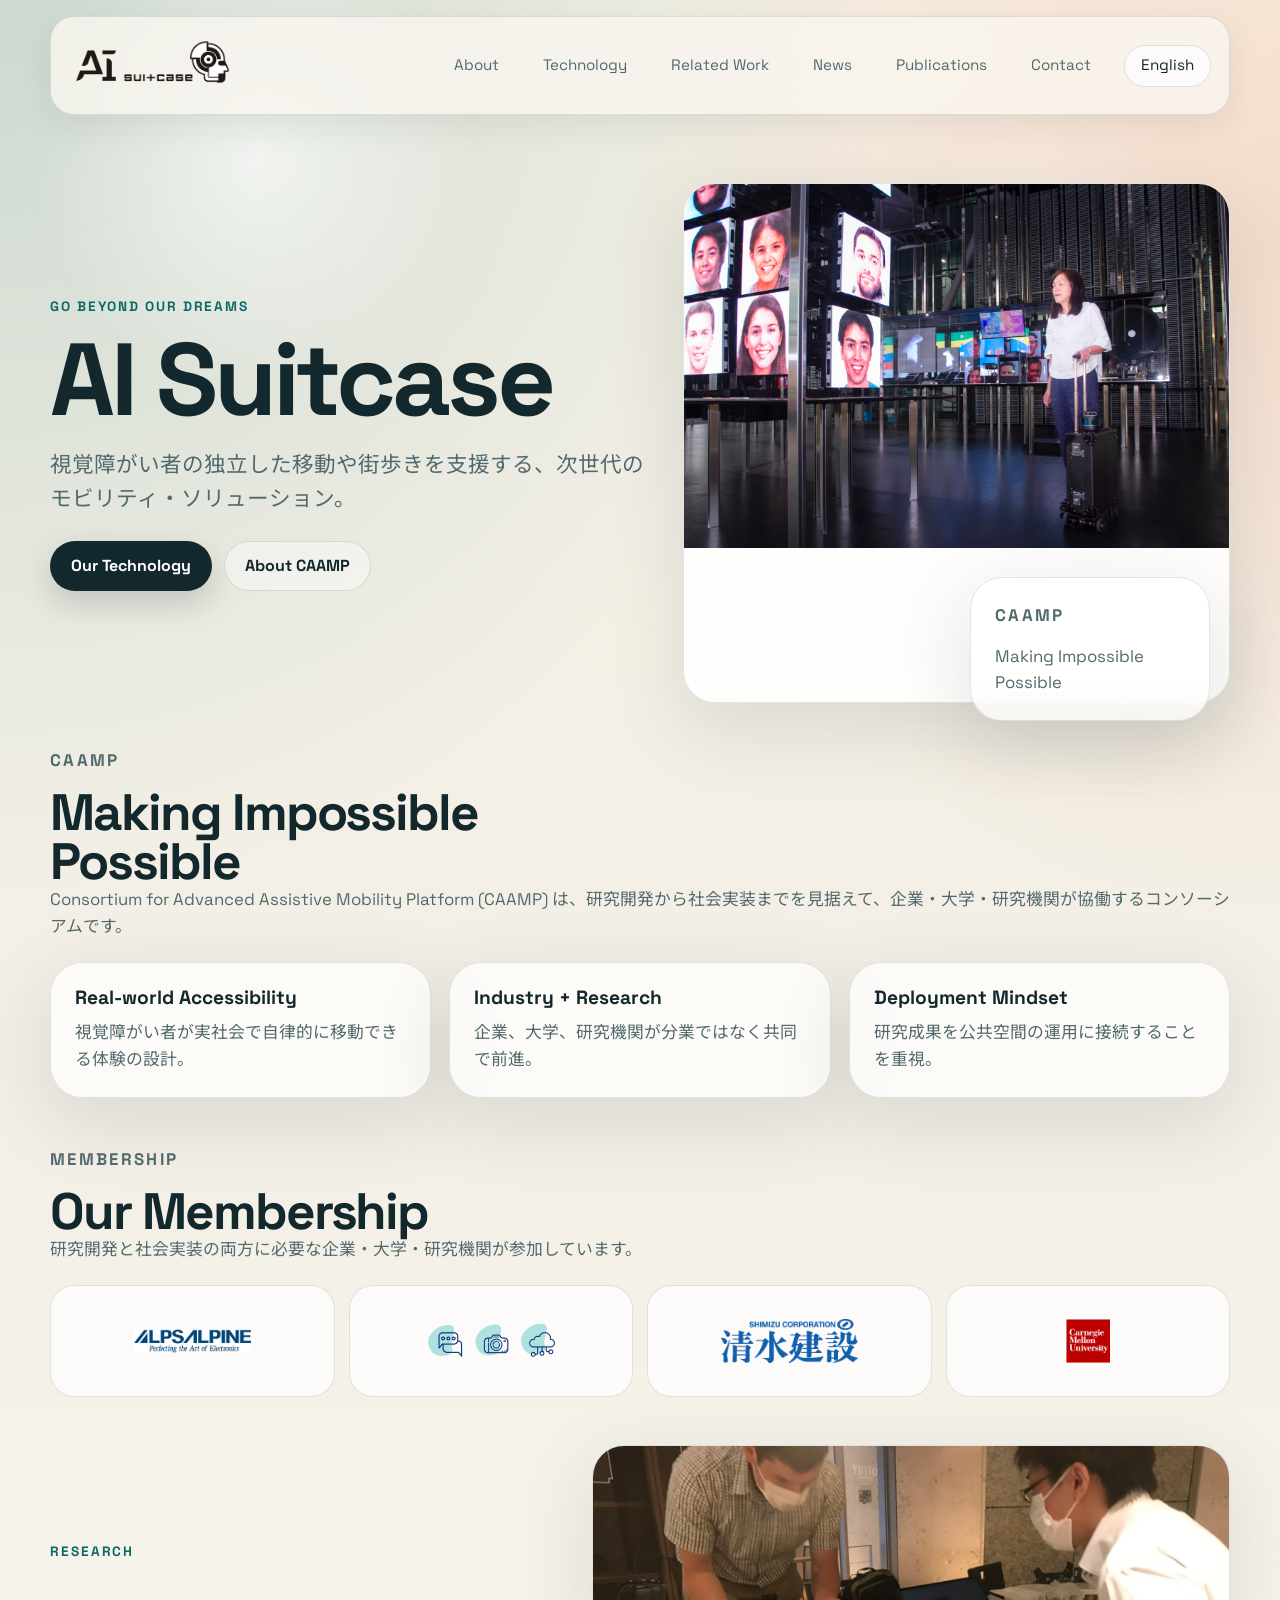
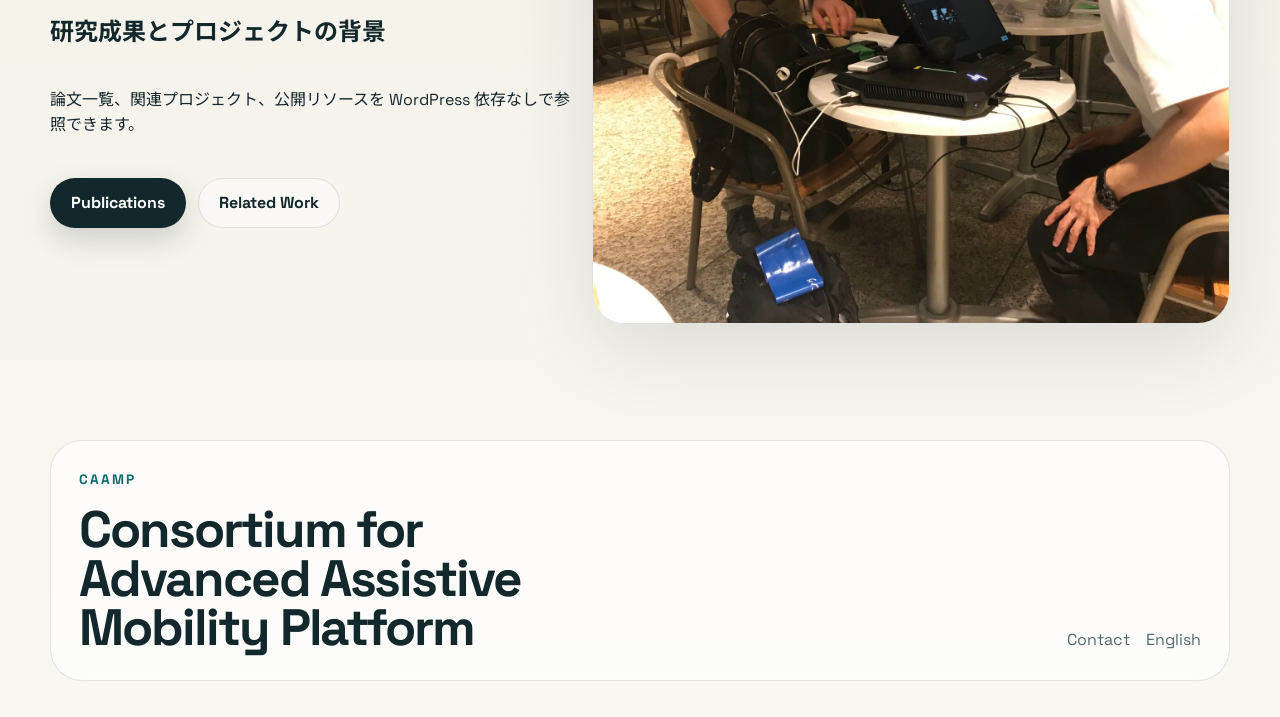
<file: preview/index.html>
<!doctype html>
        <html lang="ja">
        <head>
          <meta charset="utf-8">
          <meta name="viewport" content="width=device-width, initial-scale=1">
          <title>AI Suitcase | CAAMP</title>
          <meta name="description" content="AIスーツケース・コンソーシアムの活動、技術、研究成果をまとめた静的サイト。">
          <link rel="preconnect" href="https://fonts.googleapis.com">
          <link rel="preconnect" href="https://fonts.gstatic.com" crossorigin>
          <link href="https://fonts.googleapis.com/css2?family=Space+Grotesk:wght@400;500;700&family=Noto+Sans+JP:wght@400;500;700;800&display=swap" rel="stylesheet">
          <link rel="stylesheet" href="assets/site.css">
        </head>
        <body class="locale-jp route-home">
          <div class="page-chrome"></div>
          <header class="site-header">
            <div class="header-inner">
              <a class="brand" href="./">
                <img class="brand-logo" src="assets/media/logo-header.png" alt="AIスーツケース">
              </a>
              <button class="nav-toggle" type="button" aria-expanded="false" aria-controls="site-nav">Menu</button>
              <nav class="site-nav" id="site-nav">
                <a class="nav-link" href="about/">About</a><a class="nav-link" href="technology/">Technology</a><a class="nav-link" href="related-work/">Related Work</a><a class="nav-link" href="news/">News</a><a class="nav-link" href="publications/">Publications</a><a class="nav-link" href="contact/">Contact</a>
                <a class="lang-switch" href="en/">English</a>
              </nav>
            </div>
          </header>

          <main class="site-main">
            <section class="hero hero-home reveal">
  <div class="hero-copy">
    <p class="eyebrow">Go Beyond Our Dreams</p>
    <h1>AI Suitcase</h1>
    <p class="lede">視覚障がい者の独立した移動や街歩きを支援する、次世代のモビリティ・ソリューション。</p>
    <div class="button-row">
      <a class="button" href="technology/">Our Technology</a>
      <a class="button button-secondary" href="about/">About CAAMP</a>
    </div>
  </div>
  <div class="hero-media">
    <div class="hero-image-frame">
      <img src="assets/media/hero-home.jpg" alt="AI Suitcase in a public facility" loading="eager">
    </div>
    <div class="floating-note surface">
      <p class="section-kicker">CAAMP</p>
      <p>Making Impossible Possible</p>
    </div>
  </div>
</section>

<section class="section reveal">
  <div class="section-heading">
    <p class="eyebrow">CAAMP</p>
    <h2>Making Impossible Possible</h2>
    <p>Consortium for Advanced Assistive Mobility Platform (CAAMP) は、研究開発から社会実装までを見据えて、企業・大学・研究機関が協働するコンソーシアムです。</p>
  </div>
  <div class="metric-grid">
    <article class="surface">
      <h3>Real-world Accessibility</h3>
      <p>視覚障がい者が実社会で自律的に移動できる体験の設計。</p>
    </article>
    <article class="surface">
      <h3>Industry + Research</h3>
      <p>企業、大学、研究機関が分業ではなく共同で前進。</p>
    </article>
    <article class="surface">
      <h3>Deployment Mindset</h3>
      <p>研究成果を公共空間の運用に接続することを重視。</p>
    </article>
  </div>
</section>

<section class="section reveal">
  <div class="section-heading">
    <p class="eyebrow">Membership</p>
    <h2>Our Membership</h2>
    <p>研究開発と社会実装の両方に必要な企業・大学・研究機関が参加しています。</p>
  </div>
  <div class="logo-strip"><div class="logo-chip"><img src="assets/media/logo-alps.png" alt="Alps Alpine" loading="lazy"></div><div class="logo-chip"><img src="assets/media/logo-ibm.png" alt="IBM" loading="lazy"></div><div class="logo-chip"><img src="assets/media/logo-shimizu.png" alt="Shimizu" loading="lazy"></div><div class="logo-chip"><img src="assets/media/logo-cmu.png" alt="Carnegie Mellon University" loading="lazy"></div></div>
</section>

<section class="section split-section reveal">
  <div class="split-copy">
    <p class="eyebrow">Research</p>
    <h2>研究成果とプロジェクトの背景</h2>
    <p>論文一覧、関連プロジェクト、公開リソースを WordPress 依存なしで参照できます。</p>
    <div class="button-row">
      <a class="button" href="publications/">Publications</a>
      <a class="button button-secondary" href="related-work/">Related Work</a>
    </div>
  </div>
  <div class="split-media surface">
    <img src="assets/media/hero-community.jpg" alt="Consortium members and field activity" loading="lazy">
  </div>
</section>
          </main>

          <footer class="site-footer">
            <div class="footer-inner">
              <div>
                <p class="eyebrow">CAAMP</p>
                <h2>Consortium for Advanced Assistive Mobility Platform</h2>
              </div>
              <div class="footer-links">
                <a href="contact/">Contact</a>
                <a href="en/">English</a>
              </div>
            </div>
          </footer>

          <script src="assets/site.js" defer></script>
        </body>
        </html>
</file>
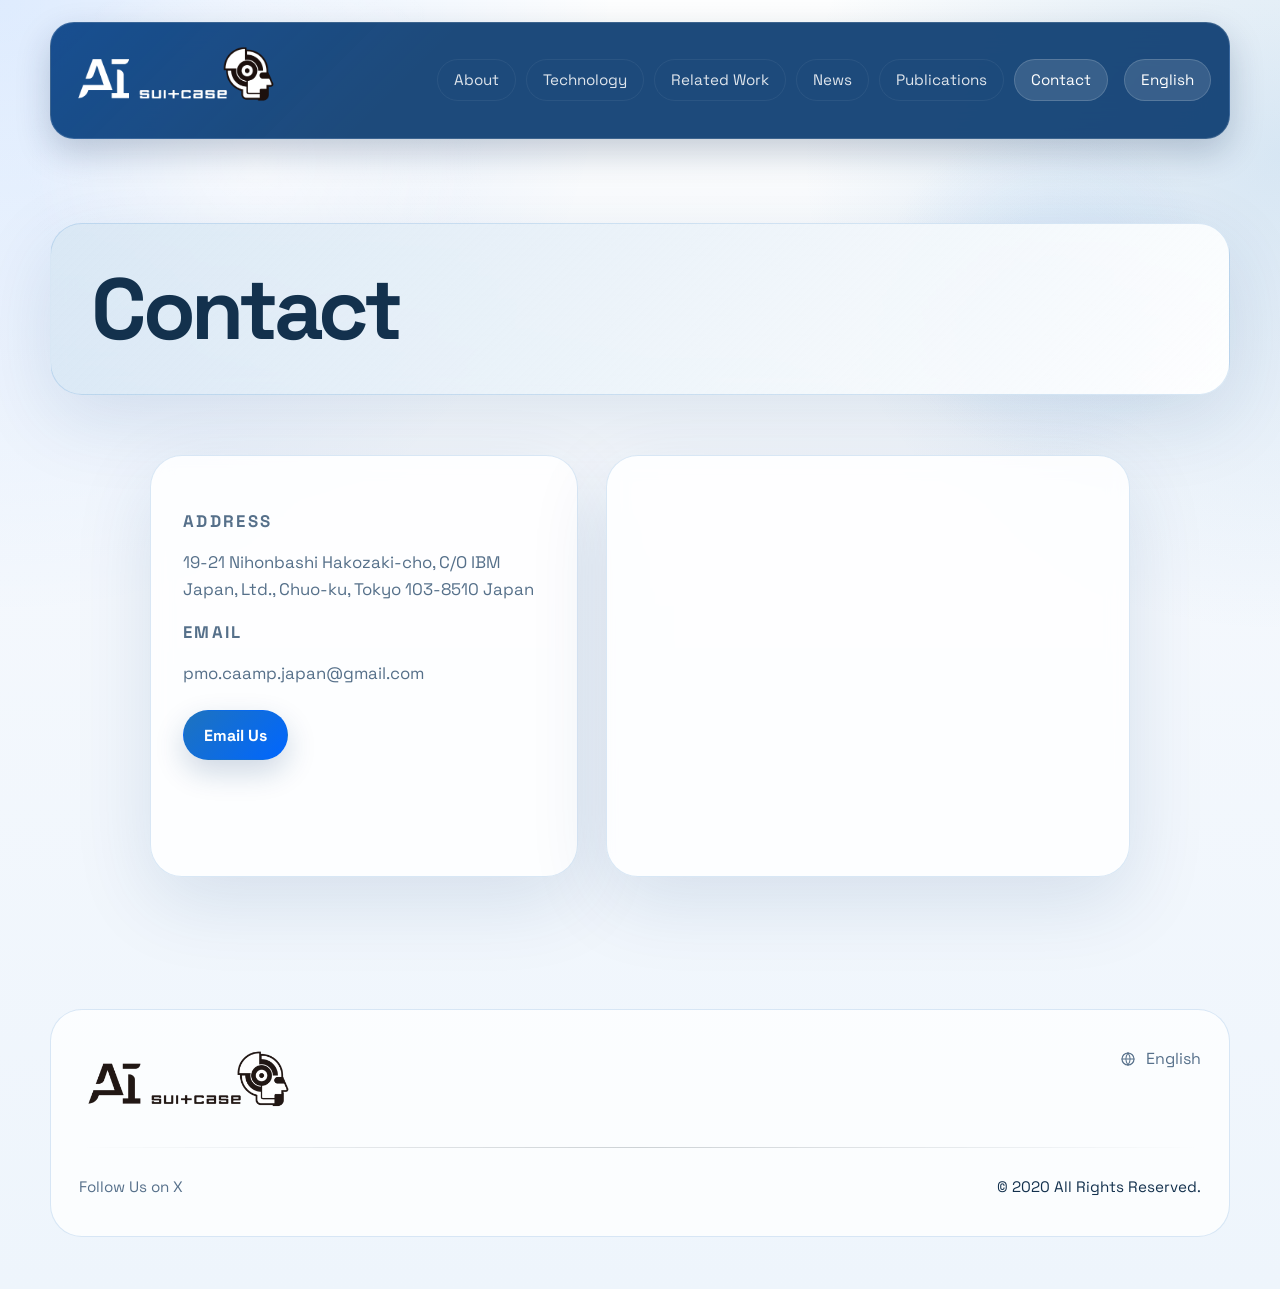
<file: docs/contact/index.html>
<!doctype html>
        <html lang="ja">
        <head>
          <meta charset="utf-8">
          <meta name="viewport" content="width=device-width, initial-scale=1">
          <title>Contact | AI Suitcase</title>
          <meta name="description" content="AIスーツケース・コンソーシアムへの問い合わせ先。">
          <link rel="preconnect" href="https://fonts.googleapis.com">
          <link rel="preconnect" href="https://fonts.gstatic.com" crossorigin>
          <link href="https://fonts.googleapis.com/css2?family=Space+Grotesk:wght@400;500;700&family=Noto+Sans+JP:wght@400;500;700;800&display=swap" rel="stylesheet">
          <link rel="stylesheet" href="../assets/site.css">
        </head>
        <body class="locale-jp route-contact">
          <div class="page-chrome"></div>
          <header class="site-header">
            <div class="header-inner">
              <a class="brand" href="../">
                <img class="brand-logo" src="../assets/media/logo-header.png" alt="一般社団法人 次世代移動支援技術開発コンソーシアム">
              </a>
              <button class="nav-toggle" type="button" aria-expanded="false" aria-controls="site-nav">Menu</button>
              <nav class="site-nav" id="site-nav">
                <a class="nav-link" href="../about/">About</a><a class="nav-link" href="../technology/">Technology</a><a class="nav-link" href="../related-work/">Related Work</a><a class="nav-link" href="../news/">News</a><a class="nav-link" href="../publications/">Publications</a><a class="nav-link is-active" href="./">Contact</a>
                <a class="lang-switch" href="../en/contact/">English</a>
              </nav>
            </div>
          </header>

          <main class="site-main">
            <section class="section page-title-section reveal">
  <div class="surface page-title-panel">
    <h1>Contact</h1>
  </div>
</section>
        <section class="section split-section contact-page-layout reveal"><div class="surface contact-panel">
  <div class="contact-detail-stack"><div class="contact-detail-item"><p class="section-kicker">Address</p><p>19-21 Nihonbashi Hakozaki-cho, C/O IBM Japan, Ltd., Chuo-ku, Tokyo 103-8510 Japan</p></div><div class="contact-detail-item"><p class="section-kicker">Email</p><p>pmo.caamp.japan@gmail.com</p></div></div>
  <div class="button-row">
    <a class="button" href="mailto:pmo.caamp.japan@gmail.com">Email Us</a>
  </div>
</div><div class="surface contact-map-frame">
  <iframe src="https://maps.google.com/maps?q=19-21%20Nihonbashi%20Hakozaki-cho%20C%2FO%20IBM%20Japan%2C%20Ltd.&amp;t=m&amp;z=15&amp;output=embed&amp;iwloc=near" title="Consortium for Advanced Assistive Mobility Platform map" loading="lazy" referrerpolicy="no-referrer-when-downgrade"></iframe>
</div></section>
          </main>

          <footer class="site-footer">
  <div class="footer-shell">
    <div class="footer-row footer-row-top">
      <a class="footer-brand" href="../">
        <img src="../assets/media/logo-footer.png" alt="一般社団法人 次世代移動支援技術開発コンソーシアム" loading="lazy">
      </a>
      <div class="footer-row-action">
        <a class="footer-language-link" href="../en/contact/"><svg viewBox="0 0 24 24" aria-hidden="true"><circle cx="12" cy="12" r="9"></circle><path d="M3 12h18"></path><path d="M12 3a15 15 0 0 1 0 18"></path><path d="M12 3a15 15 0 0 0 0 18"></path></svg><span>English</span></a>
      </div>
    </div>
    <div class="footer-rule"></div>
    <div class="footer-row footer-row-bottom">
      <div class="footer-row-action">
        <a class="footer-follow-link" href="https://twitter.com/AISuitcaseCAAMP" target="_blank" rel="noreferrer" aria-label="AIスーツケース・コンソーシアムのXをフォロー">Follow Us on X</a>
      </div>
      <p class="footer-copy">© 2020 All Rights Reserved.</p>
    </div>
  </div>
</footer>

          <script src="../assets/site.js" defer></script>
        </body>
        </html>
</file>
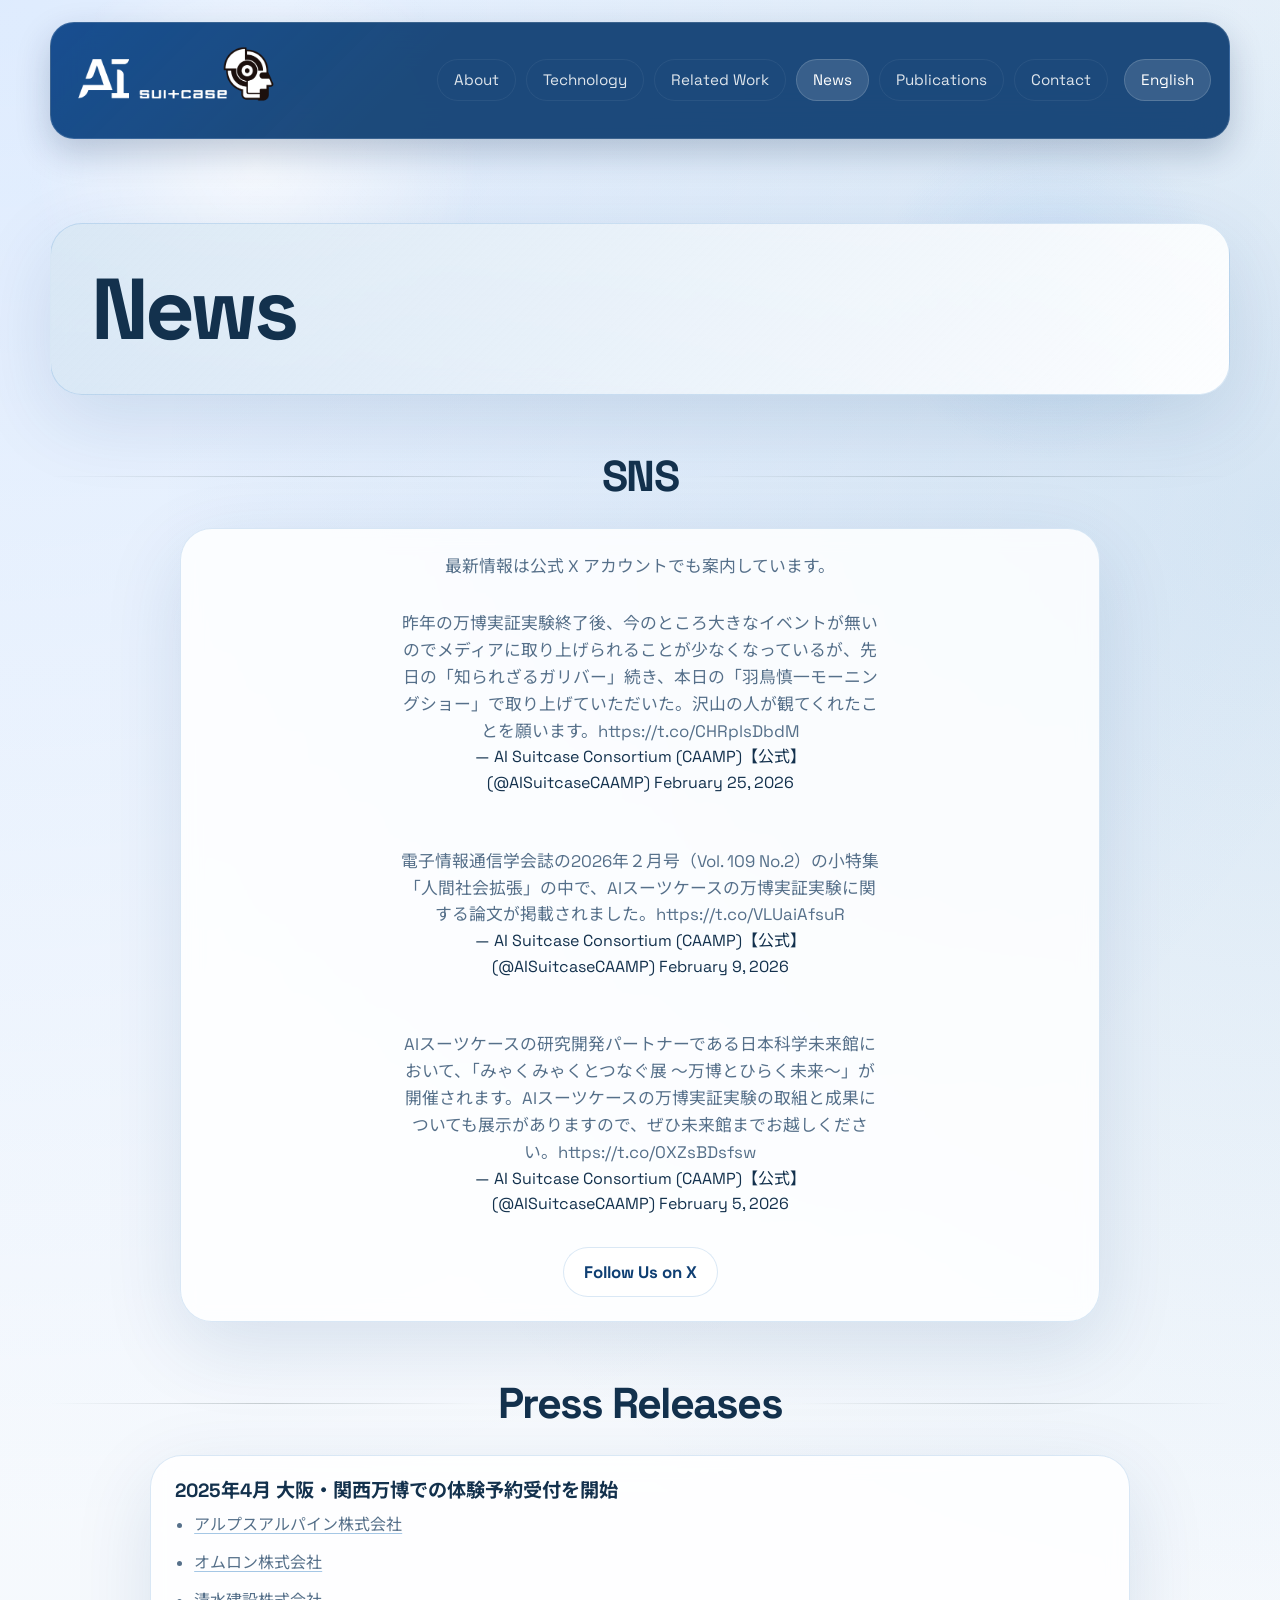
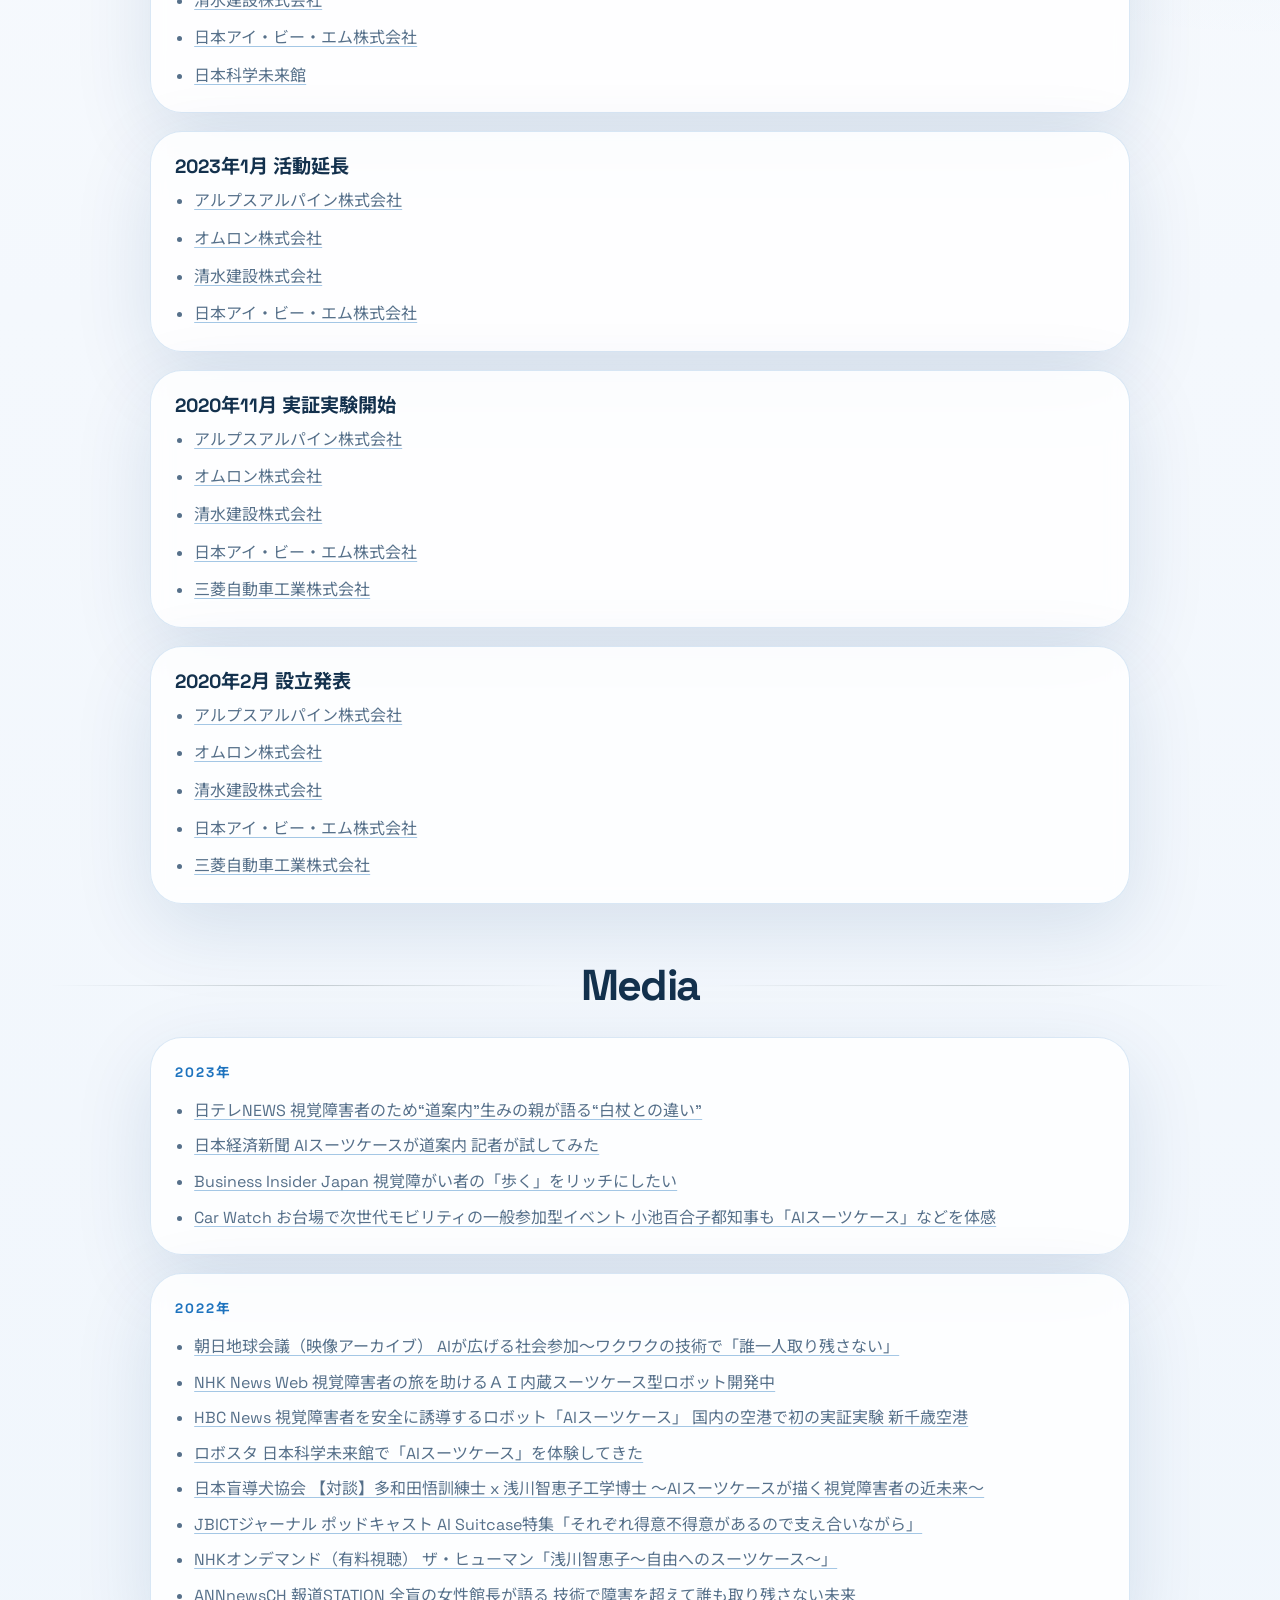
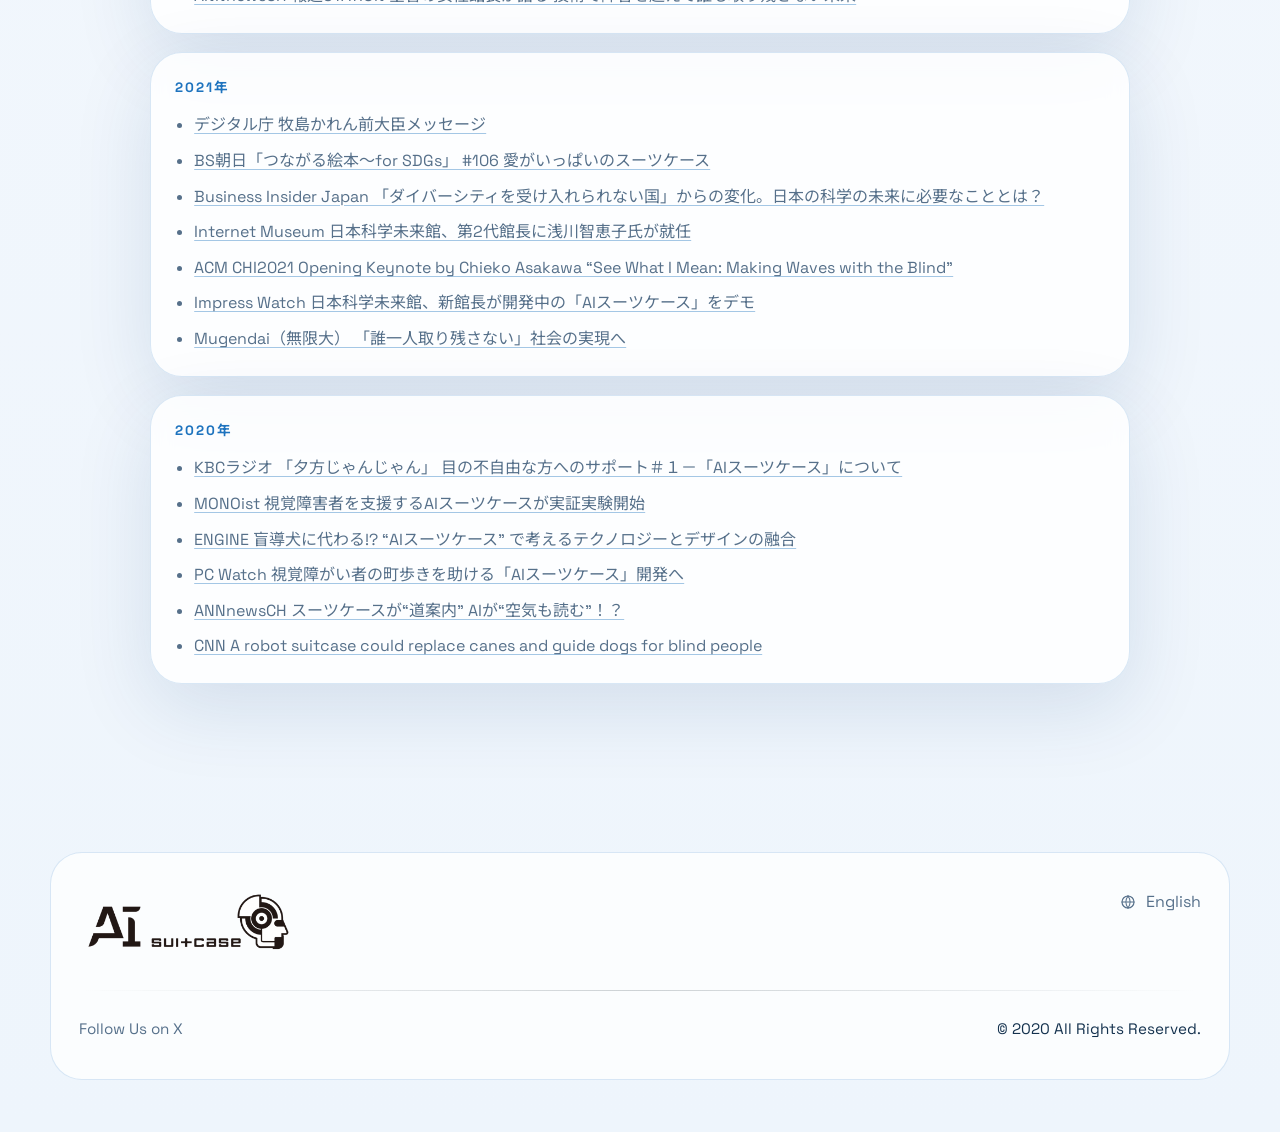
<file: docs/news/index.html>
<!doctype html>
        <html lang="ja">
        <head>
          <meta charset="utf-8">
          <meta name="viewport" content="width=device-width, initial-scale=1">
          <title>News | AI Suitcase</title>
          <meta name="description" content="コンソーシアムのプレスリリースとメディア掲載。">
          <link rel="preconnect" href="https://fonts.googleapis.com">
          <link rel="preconnect" href="https://fonts.gstatic.com" crossorigin>
          <link href="https://fonts.googleapis.com/css2?family=Space+Grotesk:wght@400;500;700&family=Noto+Sans+JP:wght@400;500;700;800&display=swap" rel="stylesheet">
          <link rel="stylesheet" href="../assets/site.css">
        </head>
        <body class="locale-jp route-news">
          <div class="page-chrome"></div>
          <header class="site-header">
            <div class="header-inner">
              <a class="brand" href="../">
                <img class="brand-logo" src="../assets/media/logo-header.png" alt="一般社団法人 次世代移動支援技術開発コンソーシアム">
              </a>
              <button class="nav-toggle" type="button" aria-expanded="false" aria-controls="site-nav">Menu</button>
              <nav class="site-nav" id="site-nav">
                <a class="nav-link" href="../about/">About</a><a class="nav-link" href="../technology/">Technology</a><a class="nav-link" href="../related-work/">Related Work</a><a class="nav-link is-active" href="./">News</a><a class="nav-link" href="../publications/">Publications</a><a class="nav-link" href="../contact/">Contact</a>
                <a class="lang-switch" href="../en/news/">English</a>
              </nav>
            </div>
          </header>

          <main class="site-main">
            <section class="section page-title-section reveal">
  <div class="surface page-title-panel">
    <h1>News</h1>
  </div>
</section>
<section class="section reveal"><div class="section-divider-title"><span class="section-divider-line"></span><h2>SNS</h2><span class="section-divider-line"></span></div><div class="surface news-twitter-panel"><p>最新情報は公式 X アカウントでも案内しています。</p><div class="news-twitter-embed-list"><div class="news-twitter-embed"><blockquote class="twitter-tweet"><p lang="ja" dir="ltr">昨年の万博実証実験終了後、今のところ大きなイベントが無いのでメディアに取り上げられることが少なくなっているが、先日の「知られざるガリバー」続き、本日の「羽鳥慎一モーニングショー」で取り上げていただいた。沢山の人が観てくれたことを願います。<a href="https://t.co/CHRplsDbdM">https://t.co/CHRplsDbdM</a></p>&mdash; AI Suitcase Consortium (CAAMP)【公式】 (@AISuitcaseCAAMP) <a href="https://twitter.com/AISuitcaseCAAMP/status/2026646973865202096?ref_src=twsrc%5Etfw">February 25, 2026</a></blockquote></div><div class="news-twitter-embed"><blockquote class="twitter-tweet"><p lang="ja" dir="ltr">電子情報通信学会誌の2026年２月号（Vol. 109 No.2）の小特集「人間社会拡張」の中で、AIスーツケースの万博実証実験に関する論文が掲載されました。<a href="https://t.co/VLUaiAfsuR">https://t.co/VLUaiAfsuR</a></p>&mdash; AI Suitcase Consortium (CAAMP)【公式】 (@AISuitcaseCAAMP) <a href="https://twitter.com/AISuitcaseCAAMP/status/2020700718353826086?ref_src=twsrc%5Etfw">February 9, 2026</a></blockquote></div><div class="news-twitter-embed"><blockquote class="twitter-tweet"><p lang="ja" dir="ltr">AIスーツケースの研究開発パートナーである日本科学未来館において、「みゃくみゃくとつなぐ展 ～万博とひらく未来～」が開催されます。AIスーツケースの万博実証実験の取組と成果についても展示がありますので、ぜひ未来館までお越しください。<a href="https://t.co/0XZsBDsfsw">https://t.co/0XZsBDsfsw</a></p>&mdash; AI Suitcase Consortium (CAAMP)【公式】 (@AISuitcaseCAAMP) <a href="https://twitter.com/AISuitcaseCAAMP/status/2019308854375510161?ref_src=twsrc%5Etfw">February 5, 2026</a></blockquote></div></div><p><a class="button button-secondary" href="https://twitter.com/AISuitcaseCAAMP" target="_blank" rel="noreferrer">Follow Us on X</a></p></div></section>
<section class="section reveal"><div class="section-divider-title"><span class="section-divider-line"></span><h2>Press Releases</h2><span class="section-divider-line"></span></div><div class="news-release-grid"><article class="surface news-release-card"><h3>2025年4月 大阪・関西万博での体験予約受付を開始</h3><ul class="link-list"><li><a href="https://www.alpsalpine.com/cms.media/aisuitecase_ja_20250411_ca4f2bf8b5.pdf" target="_blank" rel="noreferrer">アルプスアルパイン株式会社</a></li><li><a href="https://www.omron.com/jp/ja/news/2025/04/c0411.html" target="_blank" rel="noreferrer">オムロン株式会社</a></li><li><a href="https://www.shimz.co.jp/company/about/news-release/2025/2025004.html" target="_blank" rel="noreferrer">清水建設株式会社</a></li><li><a href="https://jp.newsroom.ibm.com/2025-04-11-AI-suitcase-expo-2025-reservation" target="_blank" rel="noreferrer">日本アイ・ビー・エム株式会社</a></li><li><a href="https://www.miraikan.jst.go.jp/news/press/202504113964.html" target="_blank" rel="noreferrer">日本科学未来館</a></li></ul></article><article class="surface news-release-card"><h3>2023年1月 活動延長</h3><ul class="link-list"><li><a href="https://www.alpsalpine.com/j/news_release/2023/0125_01.html" target="_blank" rel="noreferrer">アルプスアルパイン株式会社</a></li><li><a href="https://www.omron.com/jp/ja/news/2023/01/c0125.html" target="_blank" rel="noreferrer">オムロン株式会社</a></li><li><a href="https://www.shimz.co.jp/company/about/news-release/2023/2022063.html" target="_blank" rel="noreferrer">清水建設株式会社</a></li><li><a href="https://jp.newsroom.ibm.com/2023-01-25-Consortium-for-Advanced-Assistive-Mobility-Platform-extended-its-activity" target="_blank" rel="noreferrer">日本アイ・ビー・エム株式会社</a></li></ul></article><article class="surface news-release-card"><h3>2020年11月 実証実験開始</h3><ul class="link-list"><li><a href="https://www.alpsalpine.com/j/news_release/2020/1105_01.html" target="_blank" rel="noreferrer">アルプスアルパイン株式会社</a></li><li><a href="https://www.omron.com/jp/ja/news/2020/11/c1112.html" target="_blank" rel="noreferrer">オムロン株式会社</a></li><li><a href="https://www.shimz.co.jp/company/about/news-release/2020/2020035.html" target="_blank" rel="noreferrer">清水建設株式会社</a></li><li><a href="https://jp.newsroom.ibm.com/2020-11-12-General-Incorporated-Association-Next-Generation-Mobility-Support-Technology-Development-Consortium" target="_blank" rel="noreferrer">日本アイ・ビー・エム株式会社</a></li><li><a href="https://www.mitsubishi-motors.com/jp/newsrelease/2020/detailkb12.html" target="_blank" rel="noreferrer">三菱自動車工業株式会社</a></li></ul></article><article class="surface news-release-card"><h3>2020年2月 設立発表</h3><ul class="link-list"><li><a href="https://www.alpsalpine.com/j/news_release/2020/0206_01.html" target="_blank" rel="noreferrer">アルプスアルパイン株式会社</a></li><li><a href="https://www.omron.com/jp/ja/news/2020/02/c0206.html" target="_blank" rel="noreferrer">オムロン株式会社</a></li><li><a href="https://www.shimz.co.jp/company/about/news-release/2020/2019043.html" target="_blank" rel="noreferrer">清水建設株式会社</a></li><li><a href="https://jp.newsroom.ibm.com/2020-02-06-general-corporation-next-generation-move-support-technology-development-consortium-establishment-notice" target="_blank" rel="noreferrer">日本アイ・ビー・エム株式会社</a></li><li><a href="https://www.mitsubishi-motors.com/jp/newsrelease/2020/detail5414.html" target="_blank" rel="noreferrer">三菱自動車工業株式会社</a></li></ul></article></div></section>
<section class="section reveal"><div class="section-divider-title"><span class="section-divider-line"></span><h2>Media</h2><span class="section-divider-line"></span></div><div class="news-media-stack"><article class="surface news-media-year"><div class="section-kicker">2023年</div><ul class="link-list dense"><li><a href="https://www.youtube.com/watch?v=HE_ikfqZH1w" target="_blank" rel="noreferrer">日テレNEWS 視覚障害者のため“道案内”生みの親が語る“白杖との違い”</a></li><li><a href="https://www.youtube.com/watch?v=ltXSpNC9T2c" target="_blank" rel="noreferrer">日本経済新聞 AIスーツケースが道案内 記者が試してみた</a></li><li><a href="https://www.businessinsider.jp/post-264925" target="_blank" rel="noreferrer">Business Insider Japan 視覚障がい者の「歩く」をリッチにしたい</a></li><li><a href="https://car.watch.impress.co.jp/docs/news/1473499.html" target="_blank" rel="noreferrer">Car Watch お台場で次世代モビリティの一般参加型イベント 小池百合子都知事も「AIスーツケース」などを体感</a></li></ul></article><article class="surface news-media-year"><div class="section-kicker">2022年</div><ul class="link-list dense"><li><a href="https://www.asahi.com/eco/awf/movie/101901.html" target="_blank" rel="noreferrer">朝日地球会議（映像アーカイブ） AIが広げる社会参加～ワクワクの技術で「誰一人取り残さない」</a></li><li><a href="https://www3.nhk.or.jp/sapporo-news/20220801/7000049188.html" target="_blank" rel="noreferrer">NHK News Web 視覚障害者の旅を助けるＡＩ内蔵スーツケース型ロボット開発中</a></li><li><a href="https://www.youtube.com/watch?v=4eusgVCRpL4&amp;" target="_blank" rel="noreferrer">HBC News 視覚障害者を安全に誘導するロボット「AIスーツケース」 国内の空港で初の実証実験 新千歳空港</a></li><li><a href="https://robotstart.info/2022/07/19/miraikan-ai-suitcase.html" target="_blank" rel="noreferrer">ロボスタ 日本科学未来館で「AIスーツケース」を体験してきた</a></li><li><a href="https://www.youtube.com/watch?v=cIQycqq4YVw" target="_blank" rel="noreferrer">日本盲導犬協会 【対談】多和田悟訓練士 x 浅川智恵子工学博士 ～AIスーツケースが描く視覚障害者の近未来～</a></li><li><a href="https://jbict.net/journal/podcast/008" target="_blank" rel="noreferrer">JBICTジャーナル ポッドキャスト AI Suitcase特集「それぞれ得意不得意があるので支え合いながら」</a></li><li><a href="https://www.nhk-ondemand.jp/goods/G2022118641SA000/" target="_blank" rel="noreferrer">NHKオンデマンド（有料視聴） ザ・ヒューマン「浅川智恵子～自由へのスーツケース～」</a></li><li><a href="https://www.youtube.com/watch?v=jjGDioxuzo4" target="_blank" rel="noreferrer">ANNnewsCH 報道STATION 全盲の女性館長が語る 技術で障害を超えて誰も取り残さない未来</a></li></ul></article><article class="surface news-media-year"><div class="section-kicker">2021年</div><ul class="link-list dense"><li><a href="https://twitter.com/i/status/1473616809928445952" target="_blank" rel="noreferrer">デジタル庁 牧島かれん前大臣メッセージ</a></li><li><a href="https://www.youtube.com/watch?v=YYplHeL1un0" target="_blank" rel="noreferrer">BS朝日「つながる絵本～for SDGs」 #106 愛がいっぱいのスーツケース</a></li><li><a href="https://www.businessinsider.jp/post-245676" target="_blank" rel="noreferrer">Business Insider Japan 「ダイバーシティを受け入れられない国」からの変化。日本の科学の未来に必要なこととは？</a></li><li><a href="https://www.museum.or.jp/preview/news/103917" target="_blank" rel="noreferrer">Internet Museum 日本科学未来館、第2代館長に浅川智恵子氏が就任</a></li><li><a href="https://www.youtube.com/watch?v=3LqCsIvYmX4" target="_blank" rel="noreferrer">ACM CHI2021 Opening Keynote by Chieko Asakawa “See What I Mean: Making Waves with the Blind”</a></li><li><a href="https://www.watch.impress.co.jp/docs/news/1346380.html" target="_blank" rel="noreferrer">Impress Watch 日本科学未来館、新館長が開発中の「AIスーツケース」をデモ</a></li><li><a href="https://www.ibm.com/blogs/think/jp-ja/mugendai-12742-interview-chiekoasakawa/" target="_blank" rel="noreferrer">Mugendai（無限大） 「誰一人取り残さない」社会の実現へ</a></li></ul></article><article class="surface news-media-year"><div class="section-kicker">2020年</div><ul class="link-list dense"><li><a href="https://kbc.co.jp/r-radio/mson2020/info.php#20201214" target="_blank" rel="noreferrer">KBCラジオ 「夕方じゃんじゃん」 目の不自由な方へのサポート＃１－「AIスーツケース」について</a></li><li><a href="https://monoist.itmedia.co.jp/mn/articles/2011/16/news038.html" target="_blank" rel="noreferrer">MONOist 視覚障害者を支援するAIスーツケースが実証実験開始</a></li><li><a href="https://engineweb.jp/article/detail/3291660" target="_blank" rel="noreferrer">ENGINE 盲導犬に代わる!? “AIスーツケース” で考えるテクノロジーとデザインの融合</a></li><li><a href="https://pc.watch.impress.co.jp/docs/news/yajiuma/1233667.html?fbclid=IwAR2sgL_1YfnDB0Yt63WEGnlM0W46G0PMTp-80C24ojdlu3RHKTAdRIC3h_A" target="_blank" rel="noreferrer">PC Watch 視覚障がい者の町歩きを助ける「AIスーツケース」開発へ</a></li><li><a href="https://www.youtube.com/watch?v=-qUMnmClhqg&amp;t=2s" target="_blank" rel="noreferrer">ANNnewsCH スーツケースが“道案内” AIが“空気も読む”！？</a></li><li><a href="https://edition.cnn.com/travel/article/ai-suitcase-blind-chieko-asakawa-spc-intl/index.html" target="_blank" rel="noreferrer">CNN A robot suitcase could replace canes and guide dogs for blind people</a></li></ul></article></div></section>
<script async src="https://platform.twitter.com/widgets.js" charset="utf-8"></script>
          </main>

          <footer class="site-footer">
  <div class="footer-shell">
    <div class="footer-row footer-row-top">
      <a class="footer-brand" href="../">
        <img src="../assets/media/logo-footer.png" alt="一般社団法人 次世代移動支援技術開発コンソーシアム" loading="lazy">
      </a>
      <div class="footer-row-action">
        <a class="footer-language-link" href="../en/news/"><svg viewBox="0 0 24 24" aria-hidden="true"><circle cx="12" cy="12" r="9"></circle><path d="M3 12h18"></path><path d="M12 3a15 15 0 0 1 0 18"></path><path d="M12 3a15 15 0 0 0 0 18"></path></svg><span>English</span></a>
      </div>
    </div>
    <div class="footer-rule"></div>
    <div class="footer-row footer-row-bottom">
      <div class="footer-row-action">
        <a class="footer-follow-link" href="https://twitter.com/AISuitcaseCAAMP" target="_blank" rel="noreferrer" aria-label="AIスーツケース・コンソーシアムのXをフォロー">Follow Us on X</a>
      </div>
      <p class="footer-copy">© 2020 All Rights Reserved.</p>
    </div>
  </div>
</footer>

          <script src="../assets/site.js" defer></script>
        </body>
        </html>
</file>
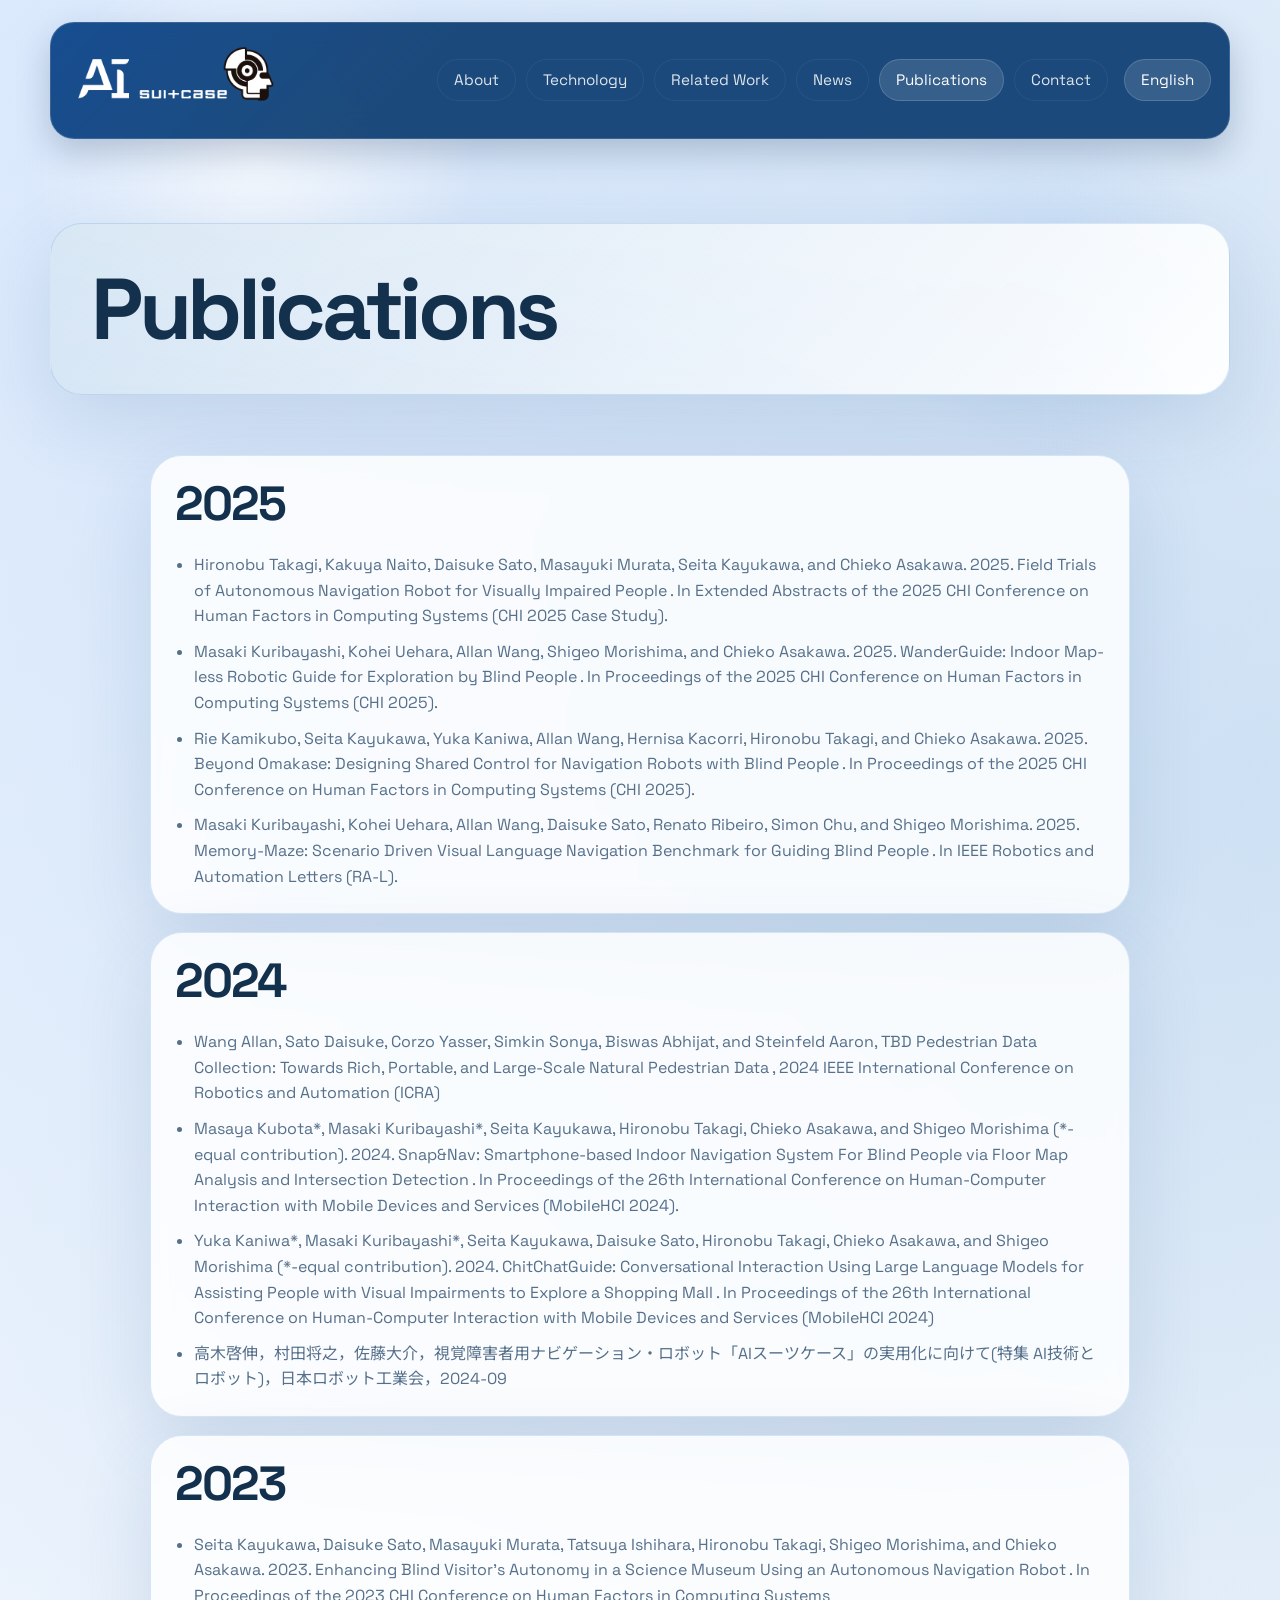
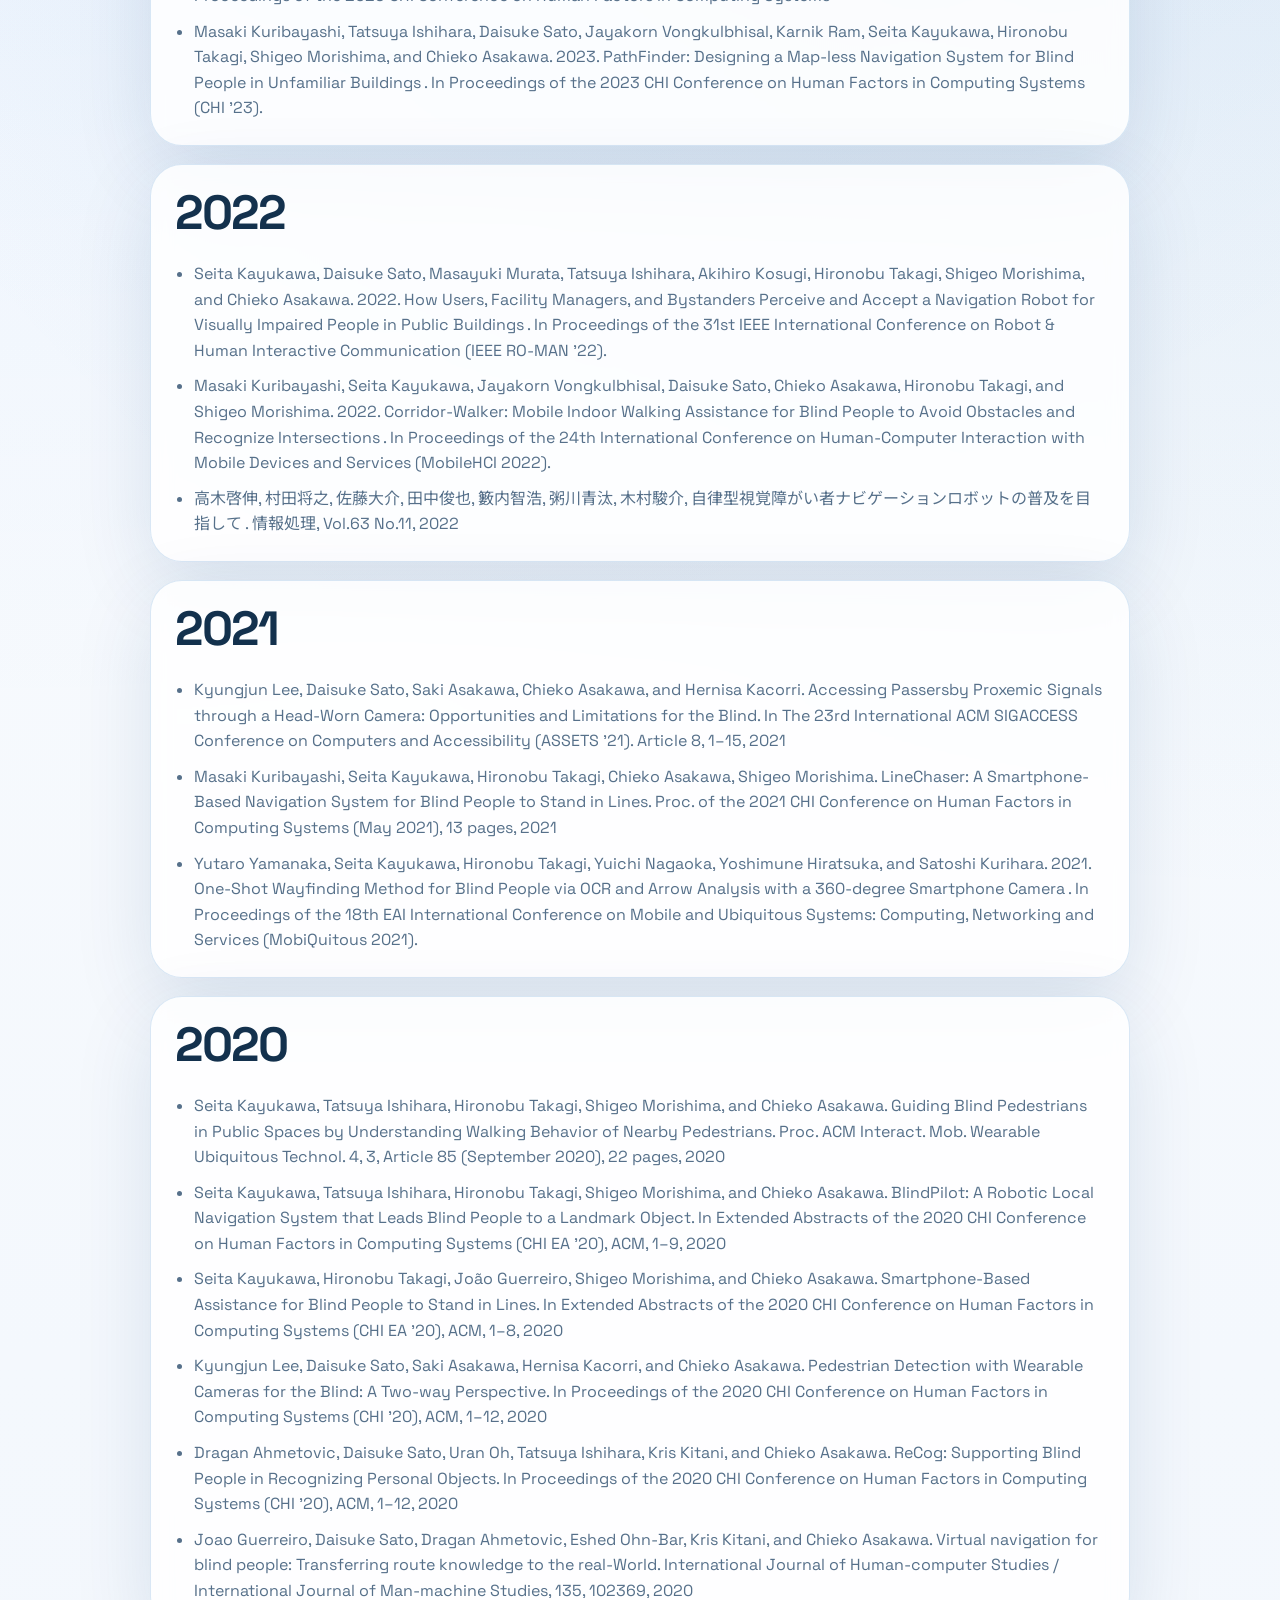
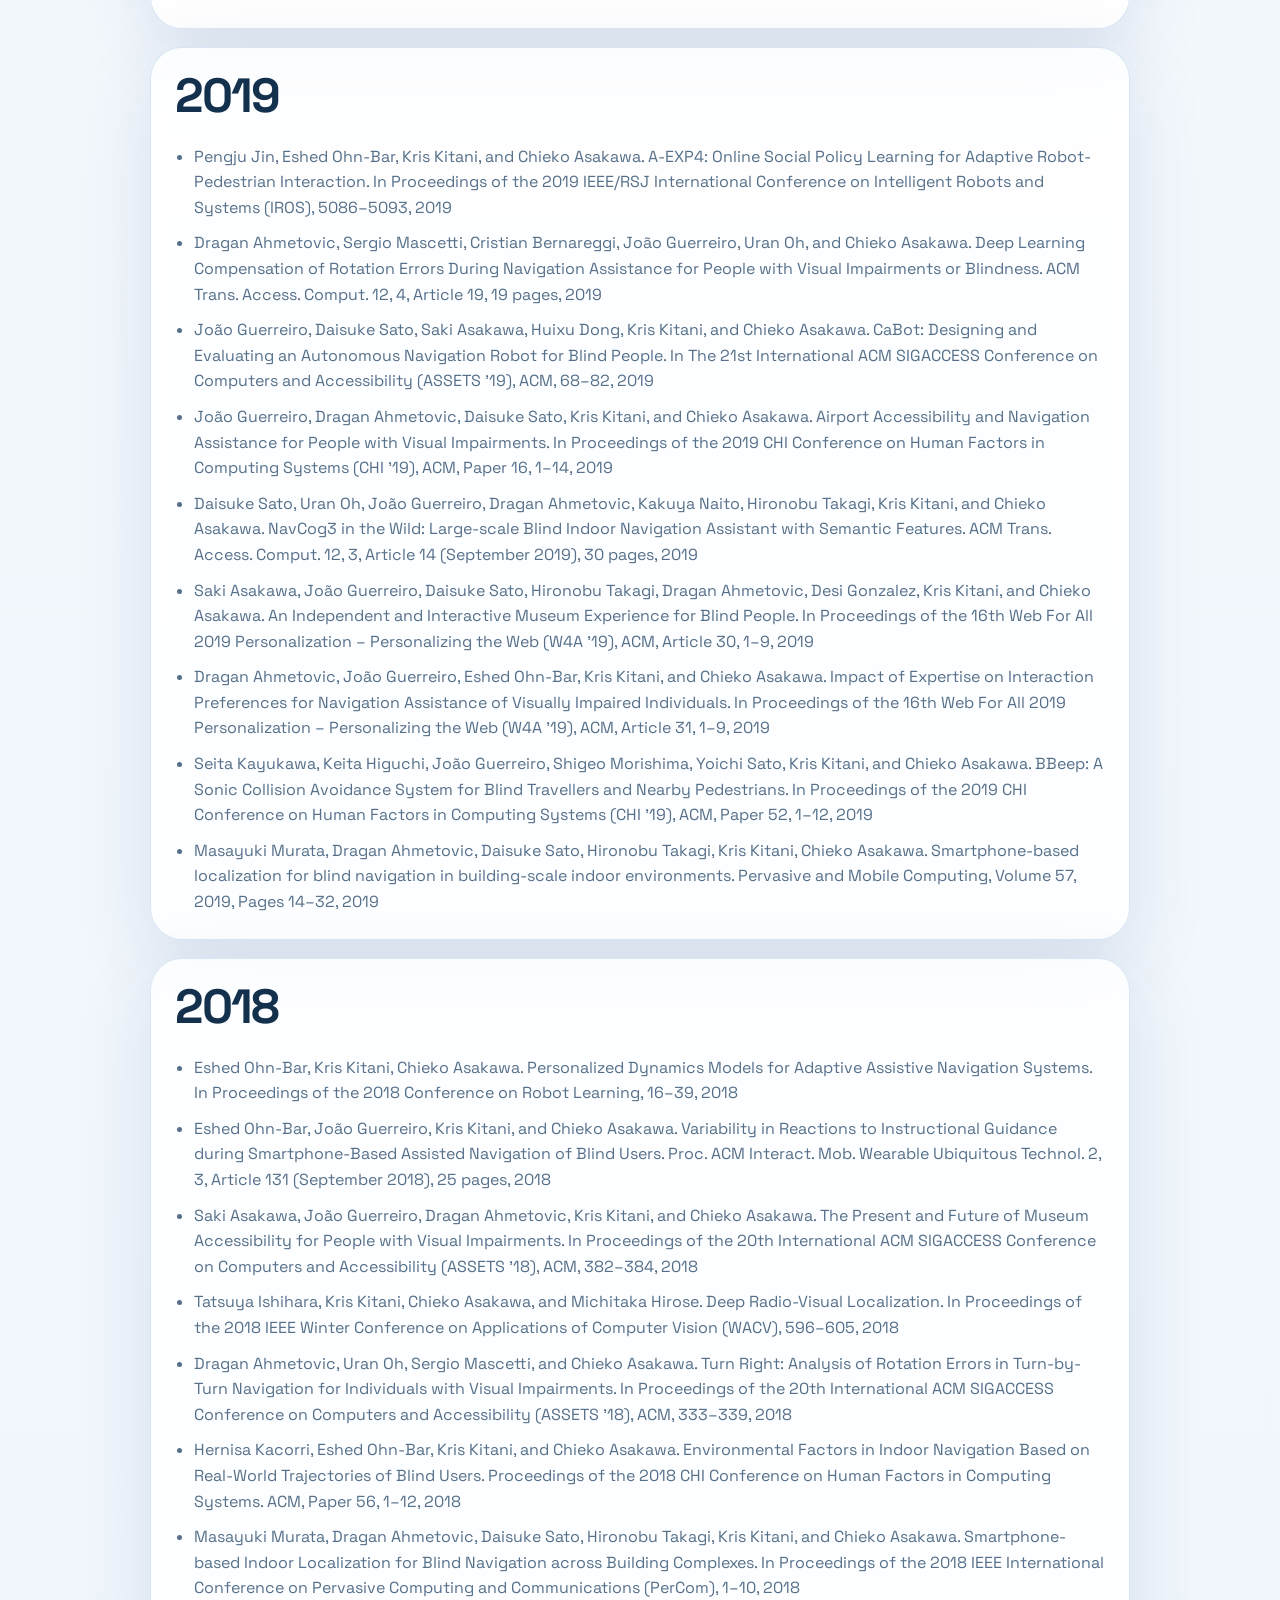
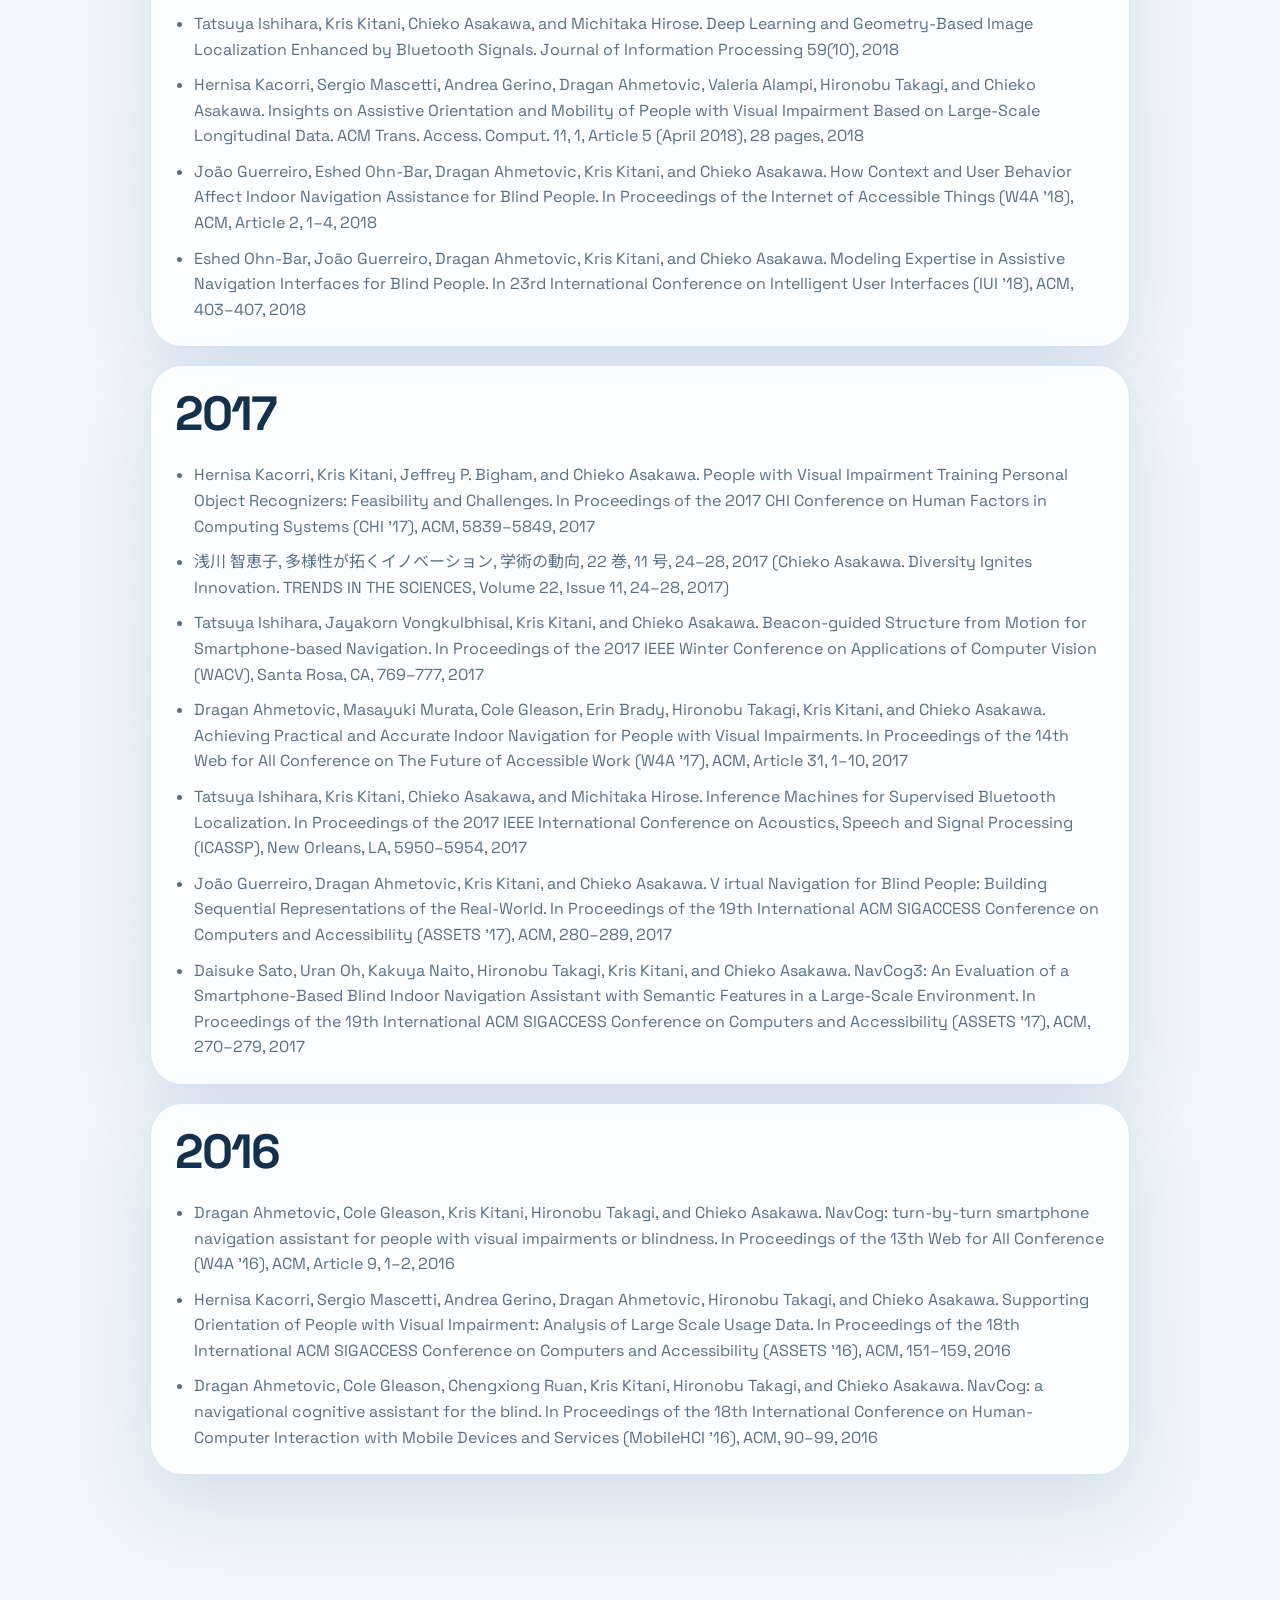
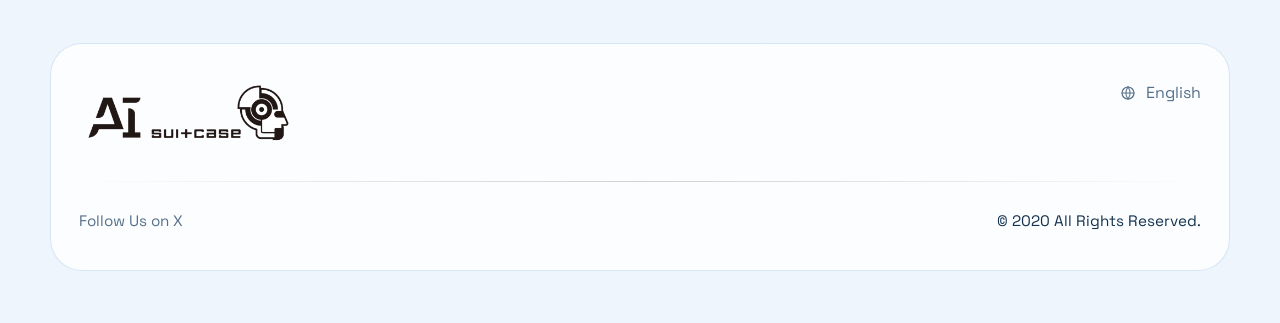
<file: docs/publications/index.html>
<!doctype html>
        <html lang="ja">
        <head>
          <meta charset="utf-8">
          <meta name="viewport" content="width=device-width, initial-scale=1">
          <title>Publications | AI Suitcase</title>
          <meta name="description" content="AIスーツケース関連の論文・研究発表一覧。">
          <link rel="preconnect" href="https://fonts.googleapis.com">
          <link rel="preconnect" href="https://fonts.gstatic.com" crossorigin>
          <link href="https://fonts.googleapis.com/css2?family=Space+Grotesk:wght@400;500;700&family=Noto+Sans+JP:wght@400;500;700;800&display=swap" rel="stylesheet">
          <link rel="stylesheet" href="../assets/site.css">
        </head>
        <body class="locale-jp route-publications">
          <div class="page-chrome"></div>
          <header class="site-header">
            <div class="header-inner">
              <a class="brand" href="../">
                <img class="brand-logo" src="../assets/media/logo-header.png" alt="一般社団法人 次世代移動支援技術開発コンソーシアム">
              </a>
              <button class="nav-toggle" type="button" aria-expanded="false" aria-controls="site-nav">Menu</button>
              <nav class="site-nav" id="site-nav">
                <a class="nav-link" href="../about/">About</a><a class="nav-link" href="../technology/">Technology</a><a class="nav-link" href="../related-work/">Related Work</a><a class="nav-link" href="../news/">News</a><a class="nav-link is-active" href="./">Publications</a><a class="nav-link" href="../contact/">Contact</a>
                <a class="lang-switch" href="../en/publications/">English</a>
              </nav>
            </div>
          </header>

          <main class="site-main">
            <section class="section page-title-section reveal">
  <div class="surface page-title-panel">
    <h1>Publications</h1>
  </div>
</section>
<section class="section reveal"><div class="publication-archive">
<article class="surface publication-year publication-year-static" id="year-2025"><h2 class="publication-year-heading">2025</h2><ul class="publication-list"><li>Hironobu Takagi, Kakuya Naito, Daisuke Sato, Masayuki Murata, Seita Kayukawa, and Chieko Asakawa. 2025. Field Trials of Autonomous Navigation Robot for Visually Impaired People . In Extended Abstracts of the 2025 CHI Conference on Human Factors in Computing Systems (CHI 2025 Case Study).</li><li>Masaki Kuribayashi, Kohei Uehara, Allan Wang, Shigeo Morishima, and Chieko Asakawa. 2025. WanderGuide: Indoor Map-less Robotic Guide for Exploration by Blind People . In Proceedings of the 2025 CHI Conference on Human Factors in Computing Systems (CHI 2025).</li><li>Rie Kamikubo, Seita Kayukawa, Yuka Kaniwa, Allan Wang, Hernisa Kacorri, Hironobu Takagi, and Chieko Asakawa. 2025. Beyond Omakase: Designing Shared Control for Navigation Robots with Blind People . In Proceedings of the 2025 CHI Conference on Human Factors in Computing Systems (CHI 2025).</li><li>Masaki Kuribayashi, Kohei Uehara, Allan Wang, Daisuke Sato, Renato Ribeiro, Simon Chu, and Shigeo Morishima. 2025. Memory-Maze: Scenario Driven Visual Language Navigation Benchmark for Guiding Blind People . In IEEE Robotics and Automation Letters (RA-L).</li></ul></article>
<article class="surface publication-year publication-year-static" id="year-2024"><h2 class="publication-year-heading">2024</h2><ul class="publication-list"><li>Wang Allan, Sato Daisuke, Corzo Yasser, Simkin Sonya, Biswas Abhijat, and Steinfeld Aaron, TBD Pedestrian Data Collection: Towards Rich, Portable, and Large-Scale Natural Pedestrian Data , 2024 IEEE International Conference on Robotics and Automation (ICRA)</li><li>Masaya Kubota*, Masaki Kuribayashi*, Seita Kayukawa, Hironobu Takagi, Chieko Asakawa, and Shigeo Morishima (*-equal contribution). 2024. Snap&amp;Nav: Smartphone-based Indoor Navigation System For Blind People via Floor Map Analysis and Intersection Detection . In Proceedings of the 26th International Conference on Human-Computer Interaction with Mobile Devices and Services (MobileHCI 2024).</li><li>Yuka Kaniwa*, Masaki Kuribayashi*, Seita Kayukawa, Daisuke Sato, Hironobu Takagi, Chieko Asakawa, and Shigeo Morishima (*-equal contribution). 2024. ChitChatGuide: Conversational Interaction Using Large Language Models for Assisting People with Visual Impairments to Explore a Shopping Mall . In Proceedings of the 26th International Conference on Human-Computer Interaction with Mobile Devices and Services (MobileHCI 2024)</li><li>高木啓伸，村田将之，佐藤大介，視覚障害者用ナビゲーション・ロボット「AIスーツケース」の実用化に向けて(特集 AI技術とロボット)，日本ロボット工業会，2024-09</li></ul></article>
<article class="surface publication-year publication-year-static" id="year-2023"><h2 class="publication-year-heading">2023</h2><ul class="publication-list"><li>Seita Kayukawa, Daisuke Sato, Masayuki Murata, Tatsuya Ishihara, Hironobu Takagi, Shigeo Morishima, and Chieko Asakawa. 2023. Enhancing Blind Visitor’s Autonomy in a Science Museum Using an Autonomous Navigation Robot . In Proceedings of the 2023 CHI Conference on Human Factors in Computing Systems</li><li>Masaki Kuribayashi, Tatsuya Ishihara, Daisuke Sato, Jayakorn Vongkulbhisal, Karnik Ram, Seita Kayukawa, Hironobu Takagi, Shigeo Morishima, and Chieko Asakawa. 2023. PathFinder: Designing a Map-less Navigation System for Blind People in Unfamiliar Buildings . In Proceedings of the 2023 CHI Conference on Human Factors in Computing Systems (CHI ’23).</li></ul></article>
<article class="surface publication-year publication-year-static" id="year-2022"><h2 class="publication-year-heading">2022</h2><ul class="publication-list"><li>Seita Kayukawa, Daisuke Sato, Masayuki Murata, Tatsuya Ishihara, Akihiro Kosugi, Hironobu Takagi, Shigeo Morishima, and Chieko Asakawa. 2022. How Users, Facility Managers, and Bystanders Perceive and Accept a Navigation Robot for Visually Impaired People in Public Buildings . In Proceedings of the 31st IEEE International Conference on Robot &amp; Human Interactive Communication (IEEE RO-MAN ’22).</li><li>Masaki Kuribayashi, Seita Kayukawa, Jayakorn Vongkulbhisal, Daisuke Sato, Chieko Asakawa, Hironobu Takagi, and Shigeo Morishima. 2022. Corridor-Walker: Mobile Indoor Walking Assistance for Blind People to Avoid Obstacles and Recognize Intersections . In Proceedings of the 24th International Conference on Human-Computer Interaction with Mobile Devices and Services (MobileHCI 2022).</li><li>高木啓伸, 村田将之, 佐藤大介, 田中俊也, 籔内智浩, 粥川青汰, 木村駿介, 自律型視覚障がい者ナビゲーションロボットの普及を目指して . 情報処理, Vol.63 No.11, 2022</li></ul></article>
<article class="surface publication-year publication-year-static" id="year-2021"><h2 class="publication-year-heading">2021</h2><ul class="publication-list"><li>Kyungjun Lee, Daisuke Sato, Saki Asakawa, Chieko Asakawa, and Hernisa Kacorri. Accessing Passersby Proxemic Signals through a Head-Worn Camera: Opportunities and Limitations for the Blind. In The 23rd International ACM SIGACCESS Conference on Computers and Accessibility (ASSETS ’21). Article 8, 1–15, 2021</li><li>Masaki Kuribayashi, Seita Kayukawa, Hironobu Takagi, Chieko Asakawa, Shigeo Morishima. LineChaser: A Smartphone-Based Navigation System for Blind People to Stand in Lines. Proc. of the 2021 CHI Conference on Human Factors in Computing Systems (May 2021), 13 pages, 2021</li><li>Yutaro Yamanaka, Seita Kayukawa, Hironobu Takagi, Yuichi Nagaoka, Yoshimune Hiratsuka, and Satoshi Kurihara. 2021. One-Shot Wayfinding Method for Blind People via OCR and Arrow Analysis with a 360-degree Smartphone Camera . In Proceedings of the 18th EAI International Conference on Mobile and Ubiquitous Systems: Computing, Networking and Services (MobiQuitous 2021).</li></ul></article>
<article class="surface publication-year publication-year-static" id="year-2020"><h2 class="publication-year-heading">2020</h2><ul class="publication-list"><li>Seita Kayukawa, Tatsuya Ishihara, Hironobu Takagi, Shigeo Morishima, and Chieko Asakawa. Guiding Blind Pedestrians in Public Spaces by Understanding Walking Behavior of Nearby Pedestrians. Proc. ACM Interact. Mob. Wearable Ubiquitous Technol. 4, 3, Article 85 (September 2020), 22 pages, 2020</li><li>Seita Kayukawa, Tatsuya Ishihara, Hironobu Takagi, Shigeo Morishima, and Chieko Asakawa. BlindPilot: A Robotic Local Navigation System that Leads Blind People to a Landmark Object. In Extended Abstracts of the 2020 CHI Conference on Human Factors in Computing Systems (CHI EA ’20), ACM, 1–9, 2020</li><li>Seita Kayukawa, Hironobu Takagi, João Guerreiro, Shigeo Morishima, and Chieko Asakawa. Smartphone-Based Assistance for Blind People to Stand in Lines. In Extended Abstracts of the 2020 CHI Conference on Human Factors in Computing Systems (CHI EA ’20), ACM, 1–8, 2020</li><li>Kyungjun Lee, Daisuke Sato, Saki Asakawa, Hernisa Kacorri, and Chieko Asakawa. Pedestrian Detection with Wearable Cameras for the Blind: A Two-way Perspective. In Proceedings of the 2020 CHI Conference on Human Factors in Computing Systems (CHI ’20), ACM, 1–12, 2020</li><li>Dragan Ahmetovic, Daisuke Sato, Uran Oh, Tatsuya Ishihara, Kris Kitani, and Chieko Asakawa. ReCog: Supporting Blind People in Recognizing Personal Objects. In Proceedings of the 2020 CHI Conference on Human Factors in Computing Systems (CHI ’20), ACM, 1–12, 2020</li><li>Joao Guerreiro, Daisuke Sato, Dragan Ahmetovic, Eshed Ohn-Bar, Kris Kitani, and Chieko Asakawa. Virtual navigation for blind people: Transferring route knowledge to the real-World. International Journal of Human-computer Studies / International Journal of Man-machine Studies, 135, 102369, 2020</li></ul></article>
<article class="surface publication-year publication-year-static" id="year-2019"><h2 class="publication-year-heading">2019</h2><ul class="publication-list"><li>Pengju Jin, Eshed Ohn-Bar, Kris Kitani, and Chieko Asakawa. A-EXP4: Online Social Policy Learning for Adaptive Robot-Pedestrian Interaction. In Proceedings of the 2019 IEEE/RSJ International Conference on Intelligent Robots and Systems (IROS), 5086–5093, 2019</li><li>Dragan Ahmetovic, Sergio Mascetti, Cristian Bernareggi, João Guerreiro, Uran Oh, and Chieko Asakawa. Deep Learning Compensation of Rotation Errors During Navigation Assistance for People with Visual Impairments or Blindness. ACM Trans. Access. Comput. 12, 4, Article 19, 19 pages, 2019</li><li>João Guerreiro, Daisuke Sato, Saki Asakawa, Huixu Dong, Kris Kitani, and Chieko Asakawa. CaBot: Designing and Evaluating an Autonomous Navigation Robot for Blind People. In The 21st International ACM SIGACCESS Conference on Computers and Accessibility (ASSETS ’19), ACM, 68–82, 2019</li><li>João Guerreiro, Dragan Ahmetovic, Daisuke Sato, Kris Kitani, and Chieko Asakawa. Airport Accessibility and Navigation Assistance for People with Visual Impairments. In Proceedings of the 2019 CHI Conference on Human Factors in Computing Systems (CHI ’19), ACM, Paper 16, 1–14, 2019</li><li>Daisuke Sato, Uran Oh, João Guerreiro, Dragan Ahmetovic, Kakuya Naito, Hironobu Takagi, Kris Kitani, and Chieko Asakawa. NavCog3 in the Wild: Large-scale Blind Indoor Navigation Assistant with Semantic Features. ACM Trans. Access. Comput. 12, 3, Article 14 (September 2019), 30 pages, 2019</li><li>Saki Asakawa, João Guerreiro, Daisuke Sato, Hironobu Takagi, Dragan Ahmetovic, Desi Gonzalez, Kris Kitani, and Chieko Asakawa. An Independent and Interactive Museum Experience for Blind People. In Proceedings of the 16th Web For All 2019 Personalization – Personalizing the Web (W4A ’19), ACM, Article 30, 1–9, 2019</li><li>Dragan Ahmetovic, João Guerreiro, Eshed Ohn-Bar, Kris Kitani, and Chieko Asakawa. Impact of Expertise on Interaction Preferences for Navigation Assistance of Visually Impaired Individuals. In Proceedings of the 16th Web For All 2019 Personalization – Personalizing the Web (W4A ’19), ACM, Article 31, 1–9, 2019</li><li>Seita Kayukawa, Keita Higuchi, João Guerreiro, Shigeo Morishima, Yoichi Sato, Kris Kitani, and Chieko Asakawa. BBeep: A Sonic Collision Avoidance System for Blind Travellers and Nearby Pedestrians. In Proceedings of the 2019 CHI Conference on Human Factors in Computing Systems (CHI ’19), ACM, Paper 52, 1–12, 2019</li><li>Masayuki Murata, Dragan Ahmetovic, Daisuke Sato, Hironobu Takagi, Kris Kitani, Chieko Asakawa. Smartphone-based localization for blind navigation in building-scale indoor environments. Pervasive and Mobile Computing, Volume 57, 2019, Pages 14–32, 2019</li></ul></article>
<article class="surface publication-year publication-year-static" id="year-2018"><h2 class="publication-year-heading">2018</h2><ul class="publication-list"><li>Eshed Ohn-Bar, Kris Kitani, Chieko Asakawa. Personalized Dynamics Models for Adaptive Assistive Navigation Systems. In Proceedings of the 2018 Conference on Robot Learning, 16–39, 2018</li><li>Eshed Ohn-Bar, João Guerreiro, Kris Kitani, and Chieko Asakawa. Variability in Reactions to Instructional Guidance during Smartphone-Based Assisted Navigation of Blind Users. Proc. ACM Interact. Mob. Wearable Ubiquitous Technol. 2, 3, Article 131 (September 2018), 25 pages, 2018</li><li>Saki Asakawa, João Guerreiro, Dragan Ahmetovic, Kris Kitani, and Chieko Asakawa. The Present and Future of Museum Accessibility for People with Visual Impairments. In Proceedings of the 20th International ACM SIGACCESS Conference on Computers and Accessibility (ASSETS ’18), ACM, 382–384, 2018</li><li>Tatsuya Ishihara, Kris Kitani, Chieko Asakawa, and Michitaka Hirose. Deep Radio-Visual Localization. In Proceedings of the 2018 IEEE Winter Conference on Applications of Computer Vision (WACV), 596–605, 2018</li><li>Dragan Ahmetovic, Uran Oh, Sergio Mascetti, and Chieko Asakawa. Turn Right: Analysis of Rotation Errors in Turn-by-Turn Navigation for Individuals with Visual Impairments. In Proceedings of the 20th International ACM SIGACCESS Conference on Computers and Accessibility (ASSETS ’18), ACM, 333–339, 2018</li><li>Hernisa Kacorri, Eshed Ohn-Bar, Kris Kitani, and Chieko Asakawa. Environmental Factors in Indoor Navigation Based on Real-World Trajectories of Blind Users. Proceedings of the 2018 CHI Conference on Human Factors in Computing Systems. ACM, Paper 56, 1–12, 2018</li><li>Masayuki Murata, Dragan Ahmetovic, Daisuke Sato, Hironobu Takagi, Kris Kitani, and Chieko Asakawa. Smartphone-based Indoor Localization for Blind Navigation across Building Complexes. In Proceedings of the 2018 IEEE International Conference on Pervasive Computing and Communications (PerCom), 1–10, 2018</li><li>Tatsuya Ishihara, Kris Kitani, Chieko Asakawa, and Michitaka Hirose. Deep Learning and Geometry-Based Image Localization Enhanced by Bluetooth Signals. Journal of Information Processing 59(10), 2018</li><li>Hernisa Kacorri, Sergio Mascetti, Andrea Gerino, Dragan Ahmetovic, Valeria Alampi, Hironobu Takagi, and Chieko Asakawa. Insights on Assistive Orientation and Mobility of People with Visual Impairment Based on Large-Scale Longitudinal Data. ACM Trans. Access. Comput. 11, 1, Article 5 (April 2018), 28 pages, 2018</li><li>João Guerreiro, Eshed Ohn-Bar, Dragan Ahmetovic, Kris Kitani, and Chieko Asakawa. How Context and User Behavior Affect Indoor Navigation Assistance for Blind People. In Proceedings of the Internet of Accessible Things (W4A ’18), ACM, Article 2, 1–4, 2018</li><li>Eshed Ohn-Bar, João Guerreiro, Dragan Ahmetovic, Kris Kitani, and Chieko Asakawa. Modeling Expertise in Assistive Navigation Interfaces for Blind People. In 23rd International Conference on Intelligent User Interfaces (IUI ’18), ACM, 403–407, 2018</li></ul></article>
<article class="surface publication-year publication-year-static" id="year-2017"><h2 class="publication-year-heading">2017</h2><ul class="publication-list"><li>Hernisa Kacorri, Kris Kitani, Jeffrey P. Bigham, and Chieko Asakawa. People with Visual Impairment Training Personal Object Recognizers: Feasibility and Challenges. In Proceedings of the 2017 CHI Conference on Human Factors in Computing Systems (CHI ’17), ACM, 5839–5849, 2017</li><li>浅川 智恵子, 多様性が拓くイノベーション, 学術の動向, 22 巻, 11 号, 24–28, 2017 (Chieko Asakawa. Diversity Ignites Innovation. TRENDS IN THE SCIENCES, Volume 22, Issue 11, 24–28, 2017)</li><li>Tatsuya Ishihara, Jayakorn Vongkulbhisal, Kris Kitani, and Chieko Asakawa. Beacon-guided Structure from Motion for Smartphone-based Navigation. In Proceedings of the 2017 IEEE Winter Conference on Applications of Computer Vision (WACV), Santa Rosa, CA, 769–777, 2017</li><li>Dragan Ahmetovic, Masayuki Murata, Cole Gleason, Erin Brady, Hironobu Takagi, Kris Kitani, and Chieko Asakawa. Achieving Practical and Accurate Indoor Navigation for People with Visual Impairments. In Proceedings of the 14th Web for All Conference on The Future of Accessible Work (W4A ’17), ACM, Article 31, 1–10, 2017</li><li>Tatsuya Ishihara, Kris Kitani, Chieko Asakawa, and Michitaka Hirose. Inference Machines for Supervised Bluetooth Localization. In Proceedings of the 2017 IEEE International Conference on Acoustics, Speech and Signal Processing (ICASSP), New Orleans, LA, 5950–5954, 2017</li><li>João Guerreiro, Dragan Ahmetovic, Kris Kitani, and Chieko Asakawa. V irtual Navigation for Blind People: Building Sequential Representations of the Real-World. In Proceedings of the 19th International ACM SIGACCESS Conference on Computers and Accessibility (ASSETS ’17), ACM, 280–289, 2017</li><li>Daisuke Sato, Uran Oh, Kakuya Naito, Hironobu Takagi, Kris Kitani, and Chieko Asakawa. NavCog3: An Evaluation of a Smartphone-Based Blind Indoor Navigation Assistant with Semantic Features in a Large-Scale Environment. In Proceedings of the 19th International ACM SIGACCESS Conference on Computers and Accessibility (ASSETS ’17), ACM, 270–279, 2017</li></ul></article>
<article class="surface publication-year publication-year-static" id="year-2016"><h2 class="publication-year-heading">2016</h2><ul class="publication-list"><li>Dragan Ahmetovic, Cole Gleason, Kris Kitani, Hironobu Takagi, and Chieko Asakawa. NavCog: turn-by-turn smartphone navigation assistant for people with visual impairments or blindness. In Proceedings of the 13th Web for All Conference (W4A ’16), ACM, Article 9, 1–2, 2016</li><li>Hernisa Kacorri, Sergio Mascetti, Andrea Gerino, Dragan Ahmetovic, Hironobu Takagi, and Chieko Asakawa. Supporting Orientation of People with Visual Impairment: Analysis of Large Scale Usage Data. In Proceedings of the 18th International ACM SIGACCESS Conference on Computers and Accessibility (ASSETS ’16), ACM, 151–159, 2016</li><li>Dragan Ahmetovic, Cole Gleason, Chengxiong Ruan, Kris Kitani, Hironobu Takagi, and Chieko Asakawa. NavCog: a navigational cognitive assistant for the blind. In Proceedings of the 18th International Conference on Human-Computer Interaction with Mobile Devices and Services (MobileHCI ’16), ACM, 90–99, 2016</li></ul></article>
</div></section>
          </main>

          <footer class="site-footer">
  <div class="footer-shell">
    <div class="footer-row footer-row-top">
      <a class="footer-brand" href="../">
        <img src="../assets/media/logo-footer.png" alt="一般社団法人 次世代移動支援技術開発コンソーシアム" loading="lazy">
      </a>
      <div class="footer-row-action">
        <a class="footer-language-link" href="../en/publications/"><svg viewBox="0 0 24 24" aria-hidden="true"><circle cx="12" cy="12" r="9"></circle><path d="M3 12h18"></path><path d="M12 3a15 15 0 0 1 0 18"></path><path d="M12 3a15 15 0 0 0 0 18"></path></svg><span>English</span></a>
      </div>
    </div>
    <div class="footer-rule"></div>
    <div class="footer-row footer-row-bottom">
      <div class="footer-row-action">
        <a class="footer-follow-link" href="https://twitter.com/AISuitcaseCAAMP" target="_blank" rel="noreferrer" aria-label="AIスーツケース・コンソーシアムのXをフォロー">Follow Us on X</a>
      </div>
      <p class="footer-copy">© 2020 All Rights Reserved.</p>
    </div>
  </div>
</footer>

          <script src="../assets/site.js" defer></script>
        </body>
        </html>
</file>
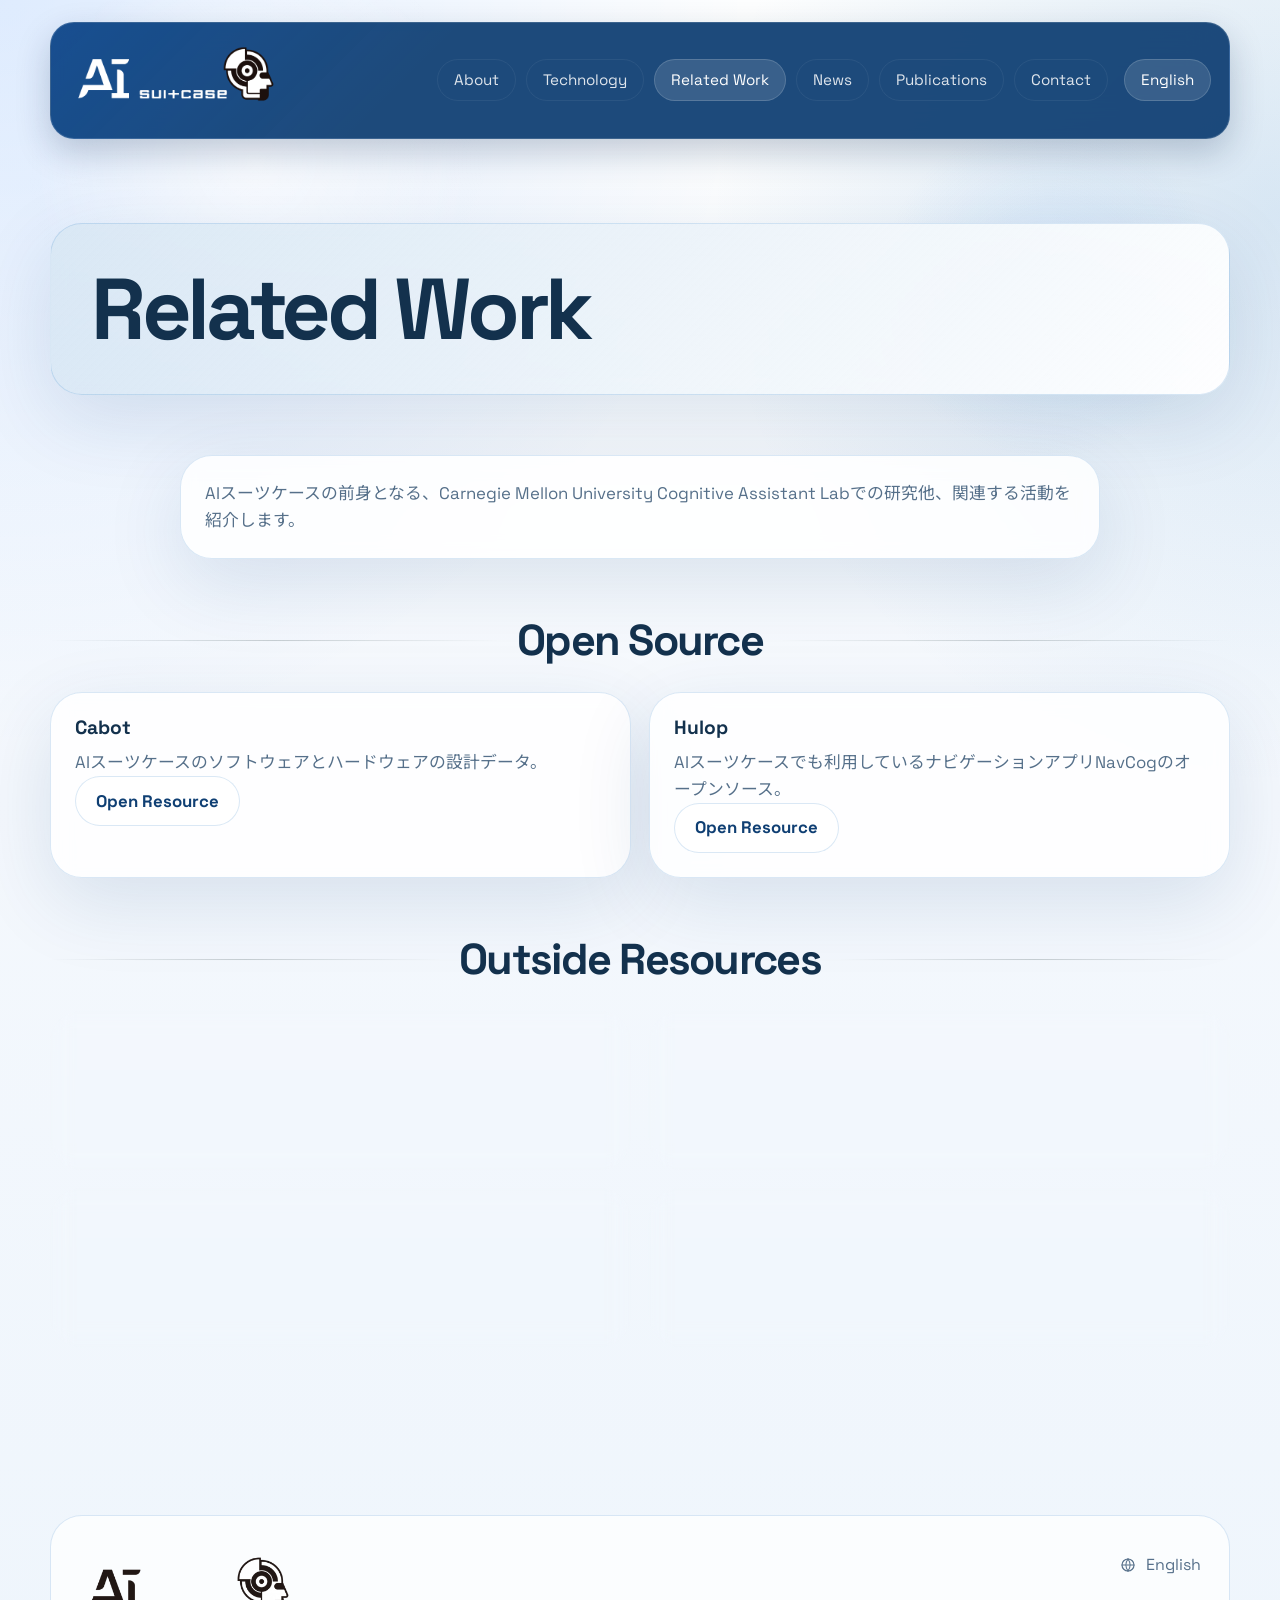
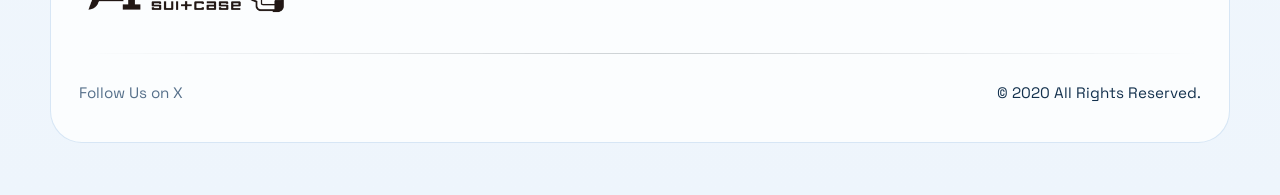
<file: docs/related-work/index.html>
<!doctype html>
        <html lang="ja">
        <head>
          <meta charset="utf-8">
          <meta name="viewport" content="width=device-width, initial-scale=1">
          <title>Related Work | AI Suitcase</title>
          <meta name="description" content="AIスーツケースに関連するオープンソースと外部リソース。">
          <link rel="preconnect" href="https://fonts.googleapis.com">
          <link rel="preconnect" href="https://fonts.gstatic.com" crossorigin>
          <link href="https://fonts.googleapis.com/css2?family=Space+Grotesk:wght@400;500;700&family=Noto+Sans+JP:wght@400;500;700;800&display=swap" rel="stylesheet">
          <link rel="stylesheet" href="../assets/site.css">
        </head>
        <body class="locale-jp route-related-work">
          <div class="page-chrome"></div>
          <header class="site-header">
            <div class="header-inner">
              <a class="brand" href="../">
                <img class="brand-logo" src="../assets/media/logo-header.png" alt="一般社団法人 次世代移動支援技術開発コンソーシアム">
              </a>
              <button class="nav-toggle" type="button" aria-expanded="false" aria-controls="site-nav">Menu</button>
              <nav class="site-nav" id="site-nav">
                <a class="nav-link" href="../about/">About</a><a class="nav-link" href="../technology/">Technology</a><a class="nav-link is-active" href="./">Related Work</a><a class="nav-link" href="../news/">News</a><a class="nav-link" href="../publications/">Publications</a><a class="nav-link" href="../contact/">Contact</a>
                <a class="lang-switch" href="../en/related-work/">English</a>
              </nav>
            </div>
          </header>

          <main class="site-main">
            <section class="section page-title-section reveal">
  <div class="surface page-title-panel">
    <h1>Related Work</h1>
  </div>
</section>

        <section class="section reveal">
          <div class="surface related-intro-panel">
            <p>AIスーツケースの前身となる、Carnegie Mellon University Cognitive Assistant Labでの研究他、関連する活動を紹介します。</p>
          </div>
        </section>

        <section class="section reveal">
          <div class="section-divider-title"><span class="section-divider-line"></span><h2>Open Source</h2><span class="section-divider-line"></span></div>
          <div class="card-grid card-grid-2">
            <article class="surface resource-card reveal"><h3>Cabot</h3><p>AIスーツケースのソフトウェアとハードウェアの設計データ。</p><p><a class="button button-secondary" href="https://github.com/CMU-cabot" target="_blank" rel="noreferrer">Open Resource</a></p></article><article class="surface resource-card reveal"><h3>Hulop</h3><p>AIスーツケースでも利用しているナビゲーションアプリNavCogのオープンソース。</p><p><a class="button button-secondary" href="https://github.com/hulop/" target="_blank" rel="noreferrer">Open Resource</a></p></article>
          </div>
        </section>

        <section class="section reveal">
          <div class="section-divider-title"><span class="section-divider-line"></span><h2>Outside Resources</h2><span class="section-divider-line"></span></div>
          <div class="card-grid card-grid-2">
            <article class="surface resource-card reveal"><h3>Cognitive Assistance Lab</h3><p>研究の源流となる Carnegie Mellon University の研究室。</p><p><a class="button button-secondary" href="https://www.cs.cmu.edu/~NavCog/" target="_blank" rel="noreferrer">Visit</a></p></article><article class="surface resource-card reveal"><h3>NavCog</h3><p>屋内ナビゲーション研究から広がったアプリケーション。</p><p><a class="button button-secondary" href="https://www.facebook.com/navcog/" target="_blank" rel="noreferrer">Visit</a></p></article><article class="surface resource-card reveal"><h3>インクルーシブ・ナビ</h3><p>東京の商業施設で使われた視覚障がい者向けナビゲーションアプリ。</p><p><a class="button button-secondary" href="https://www.shimz.co.jp/company/about/news-release/2019/2019020.html" target="_blank" rel="noreferrer">Visit</a></p></article><article class="surface resource-card reveal"><h3>BBeep</h3><p>周囲歩行者との衝突回避を支援する音響システム。</p><p><a class="button button-secondary" href="https://wotipati.github.io/projects/BBeep/BBeep.html" target="_blank" rel="noreferrer">Visit</a></p></article>
          </div>
        </section>
          </main>

          <footer class="site-footer">
  <div class="footer-shell">
    <div class="footer-row footer-row-top">
      <a class="footer-brand" href="../">
        <img src="../assets/media/logo-footer.png" alt="一般社団法人 次世代移動支援技術開発コンソーシアム" loading="lazy">
      </a>
      <div class="footer-row-action">
        <a class="footer-language-link" href="../en/related-work/"><svg viewBox="0 0 24 24" aria-hidden="true"><circle cx="12" cy="12" r="9"></circle><path d="M3 12h18"></path><path d="M12 3a15 15 0 0 1 0 18"></path><path d="M12 3a15 15 0 0 0 0 18"></path></svg><span>English</span></a>
      </div>
    </div>
    <div class="footer-rule"></div>
    <div class="footer-row footer-row-bottom">
      <div class="footer-row-action">
        <a class="footer-follow-link" href="https://twitter.com/AISuitcaseCAAMP" target="_blank" rel="noreferrer" aria-label="AIスーツケース・コンソーシアムのXをフォロー">Follow Us on X</a>
      </div>
      <p class="footer-copy">© 2020 All Rights Reserved.</p>
    </div>
  </div>
</footer>

          <script src="../assets/site.js" defer></script>
        </body>
        </html>
</file>
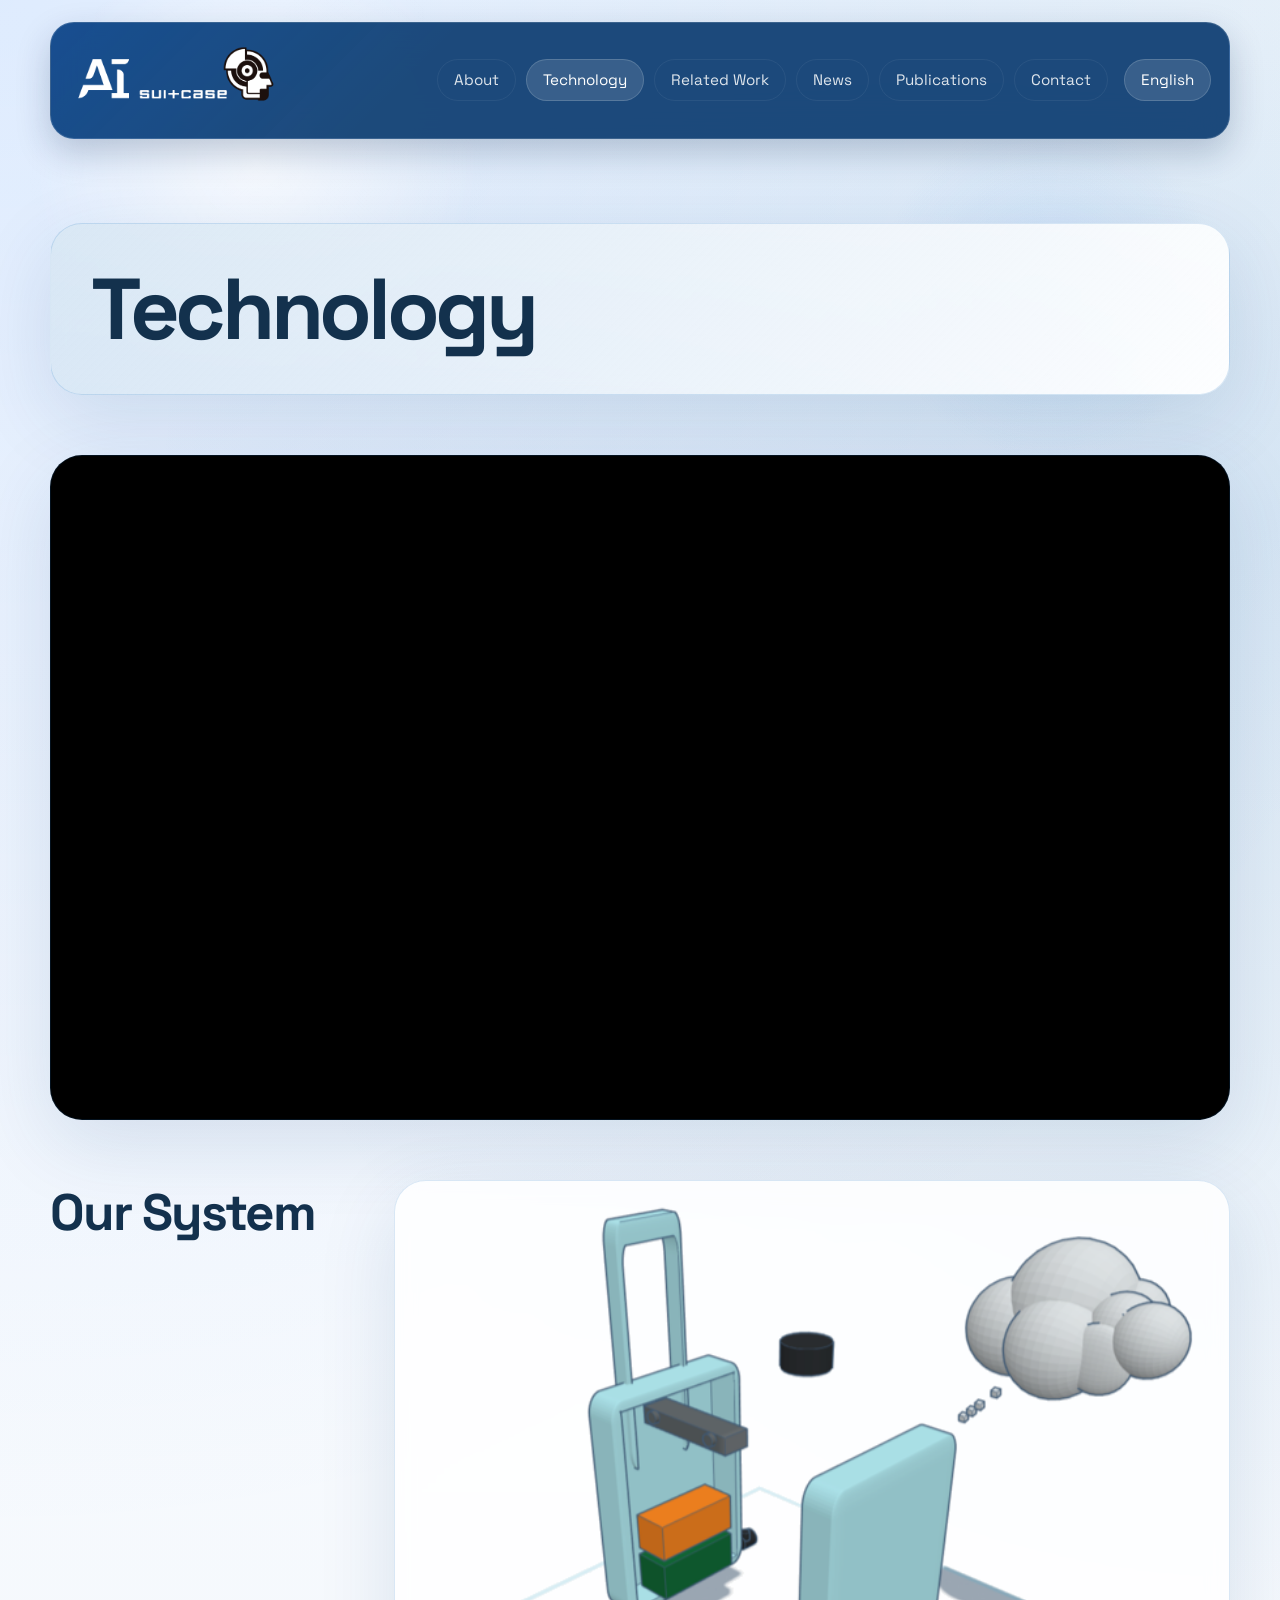
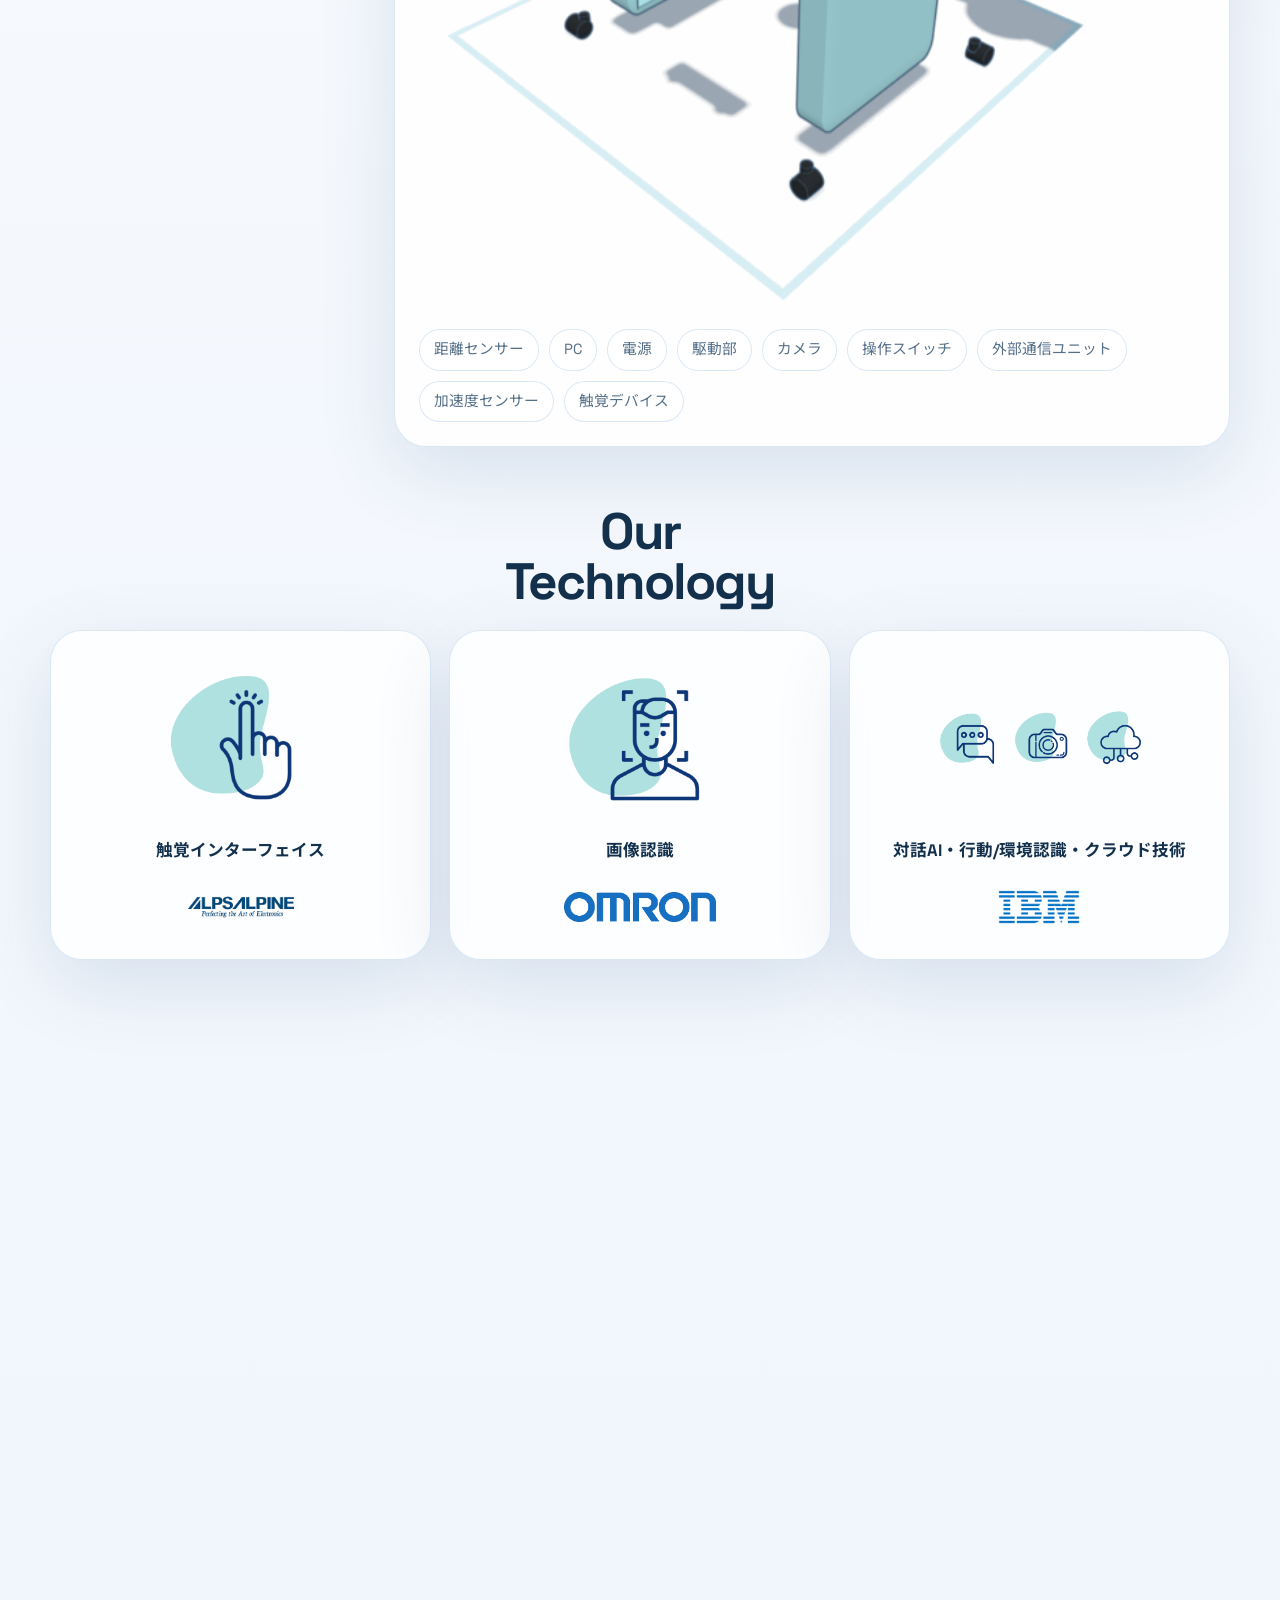
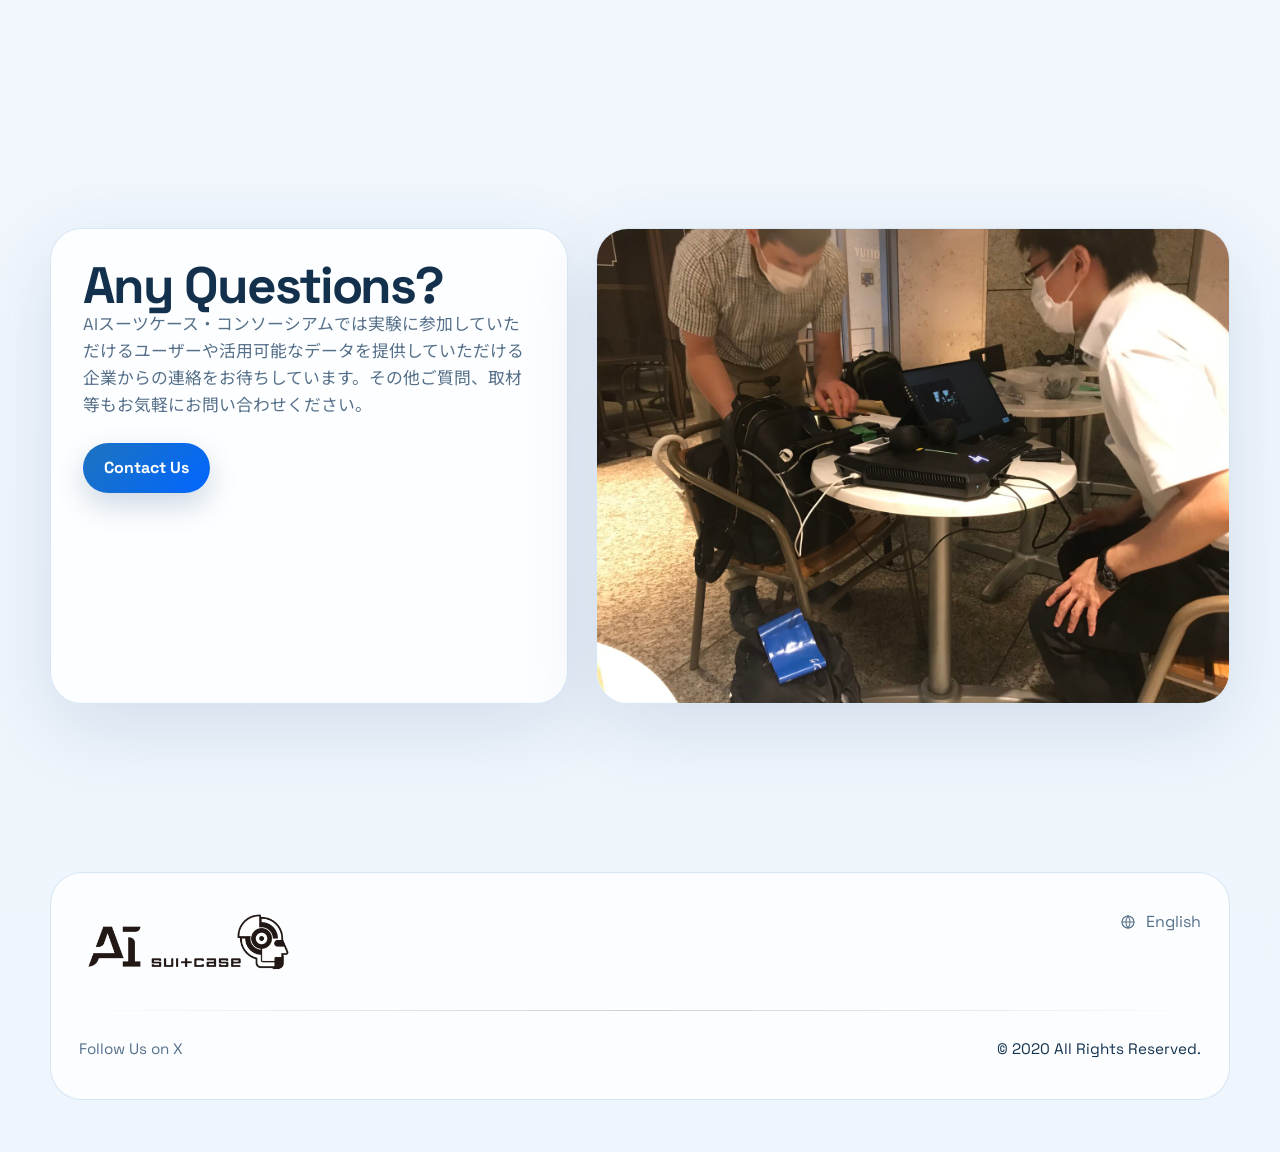
<file: docs/technology/index.html>
<!doctype html>
        <html lang="ja">
        <head>
          <meta charset="utf-8">
          <meta name="viewport" content="width=device-width, initial-scale=1">
          <title>Technology | AI Suitcase</title>
          <meta name="description" content="AIスーツケースを支える要素技術とシステム構成。">
          <link rel="preconnect" href="https://fonts.googleapis.com">
          <link rel="preconnect" href="https://fonts.gstatic.com" crossorigin>
          <link href="https://fonts.googleapis.com/css2?family=Space+Grotesk:wght@400;500;700&family=Noto+Sans+JP:wght@400;500;700;800&display=swap" rel="stylesheet">
          <link rel="stylesheet" href="../assets/site.css">
        </head>
        <body class="locale-jp route-technology">
          <div class="page-chrome"></div>
          <header class="site-header">
            <div class="header-inner">
              <a class="brand" href="../">
                <img class="brand-logo" src="../assets/media/logo-header.png" alt="一般社団法人 次世代移動支援技術開発コンソーシアム">
              </a>
              <button class="nav-toggle" type="button" aria-expanded="false" aria-controls="site-nav">Menu</button>
              <nav class="site-nav" id="site-nav">
                <a class="nav-link" href="../about/">About</a><a class="nav-link is-active" href="./">Technology</a><a class="nav-link" href="../related-work/">Related Work</a><a class="nav-link" href="../news/">News</a><a class="nav-link" href="../publications/">Publications</a><a class="nav-link" href="../contact/">Contact</a>
                <a class="lang-switch" href="../en/technology/">English</a>
              </nav>
            </div>
          </header>

          <main class="site-main">
            <section class="section technology-page-title reveal">
  <div class="surface technology-title-panel">
    <h1>Technology</h1>
  </div>
</section>

<section class="section reveal">
  <div class="video-shell surface technology-video-frame"><iframe src="https://www.youtube.com/embed/af9440zWCGo?modestbranding=1&rel=0&playsinline=1" title="Technology Demo@The National Museum of Emerging Science and Innovation (Miraikan) 2023 Winter" loading="eager" frameborder="0" allow="accelerometer; autoplay; clipboard-write; encrypted-media; gyroscope; picture-in-picture; web-share" referrerpolicy="strict-origin-when-cross-origin" allowfullscreen></iframe></div>
</section>

<section class="section technology-system-section reveal">
  <div class="technology-system-copy">
    <h2>Our System</h2>
  </div>
  <div class="technology-system-media surface reveal"><img src="../assets/media/tech-system.png" alt="AIスーツケースのシステム構成図" loading="lazy"><ul class="technology-system-labels"><li>距離センサー</li><li>PC</li><li>電源</li><li>駆動部</li><li>カメラ</li><li>操作スイッチ</li><li>外部通信ユニット</li><li>加速度センサー</li><li>触覚デバイス</li></ul></div>
</section>

<section class="section reveal">
  <div class="technology-section-title">
    <h2>Our<br>Technology</h2>
  </div>
  <div class="technology-card-grid"><article class="technology-card surface reveal"><img class="technology-card-image" src="../assets/media/tech-tactile.png" alt="触覚インターフェイス" loading="lazy"><h3>触覚インターフェイス</h3><a class="technology-card-sponsor" href="https://www.alpsalpine.com/j/" target="_blank" rel="noreferrer"><img src="../assets/media/about-tech-sponsor-alps-jp.png" alt="アルプスアルパイン株式会社" loading="lazy"></a></article><article class="technology-card surface reveal"><img class="technology-card-image" src="../assets/media/tech-vision.png" alt="画像認識" loading="lazy"><h3>画像認識</h3><a class="technology-card-sponsor" href="https://www.omron.co.jp/" target="_blank" rel="noreferrer"><img src="../assets/media/about-tech-sponsor-omron-jp.png" alt="オムロン株式会社" loading="lazy"></a></article><article class="technology-card surface reveal"><img class="technology-card-image" src="../assets/media/tech-dialogue.png" alt="対話AI・行動/環境認識・クラウド技術" loading="lazy"><h3>対話AI・行動/環境認識・クラウド技術</h3><a class="technology-card-sponsor" href="https://www.ibm.com/jp-ja/about" target="_blank" rel="noreferrer"><img src="../assets/media/about-tech-sponsor-ibm-jp.png" alt="日本アイ・ビー・エム株式会社" loading="lazy"></a></article><article class="technology-card surface reveal"><img class="technology-card-image" src="../assets/media/tech-navigation.png" alt="ロボット技術・測位/ナビゲーション" loading="lazy"><h3>ロボット技術・測位/ナビゲーション</h3><a class="technology-card-sponsor" href="https://www.shimz.co.jp/" target="_blank" rel="noreferrer"><img src="../assets/media/about-tech-sponsor-shimizu-jp.png" alt="清水建設株式会社" loading="lazy"></a></article><article class="technology-card surface reveal"><img class="technology-card-image" src="../assets/media/tech-mobility.png" alt="モビリティサービス" loading="lazy"><h3>モビリティサービス</h3><div class="technology-card-sponsor technology-card-sponsor-empty"></div></article><article class="technology-card surface reveal"><img class="technology-card-image" src="../assets/media/tech-accessibility.png" alt="視覚障がい者支援技術" loading="lazy"><h3>視覚障がい者支援技術</h3><a class="technology-card-sponsor" href="https://www.cmu.edu/" target="_blank" rel="noreferrer"><img src="../assets/media/about-tech-sponsor-cmu.png" alt="カーネギーメロン大学" loading="lazy"></a></article></div>
</section>

<section class="section reveal">
  <div class="technology-section-title">
    <h2>Other Videos</h2>
  </div>
  <div class="technology-video-grid">
    <div class="reveal"><div class="video-shell surface technology-video-frame"><iframe src="https://www.youtube.com/embed/7sMxygc9zfk?modestbranding=1&rel=0&playsinline=1" title="AI Suitcase related video 1" loading="lazy" frameborder="0" allow="accelerometer; autoplay; clipboard-write; encrypted-media; gyroscope; picture-in-picture; web-share" referrerpolicy="strict-origin-when-cross-origin" allowfullscreen></iframe></div></div><div class="reveal"><div class="video-shell surface technology-video-frame"><iframe src="https://www.youtube.com/embed/KU1x1Vv0Fgg?modestbranding=1&rel=0&playsinline=1" title="AI Suitcase related video 2" loading="lazy" frameborder="0" allow="accelerometer; autoplay; clipboard-write; encrypted-media; gyroscope; picture-in-picture; web-share" referrerpolicy="strict-origin-when-cross-origin" allowfullscreen></iframe></div></div>
  </div>
</section>

<section class="section split-section technology-contact reveal">
  <div class="surface technology-contact-copy">
    <h2>Any Questions?</h2>
    <p>AIスーツケース・コンソーシアムでは実験に参加していただけるユーザーや活用可能なデータを提供していただける企業からの連絡をお待ちしています。その他ご質問、取材等もお気軽にお問い合わせください。</p>
    <div class="button-row">
      <a class="button" href="../contact/">Contact Us</a>
    </div>
  </div>
  <div class="split-media surface"><img src="../assets/media/home-contact.jpg" alt="AIスーツケース利用者とのデモンストレーションの様子" loading="lazy"></div>
</section>
          </main>

          <footer class="site-footer">
  <div class="footer-shell">
    <div class="footer-row footer-row-top">
      <a class="footer-brand" href="../">
        <img src="../assets/media/logo-footer.png" alt="一般社団法人 次世代移動支援技術開発コンソーシアム" loading="lazy">
      </a>
      <div class="footer-row-action">
        <a class="footer-language-link" href="../en/technology/"><svg viewBox="0 0 24 24" aria-hidden="true"><circle cx="12" cy="12" r="9"></circle><path d="M3 12h18"></path><path d="M12 3a15 15 0 0 1 0 18"></path><path d="M12 3a15 15 0 0 0 0 18"></path></svg><span>English</span></a>
      </div>
    </div>
    <div class="footer-rule"></div>
    <div class="footer-row footer-row-bottom">
      <div class="footer-row-action">
        <a class="footer-follow-link" href="https://twitter.com/AISuitcaseCAAMP" target="_blank" rel="noreferrer" aria-label="AIスーツケース・コンソーシアムのXをフォロー">Follow Us on X</a>
      </div>
      <p class="footer-copy">© 2020 All Rights Reserved.</p>
    </div>
  </div>
</footer>

          <script src="../assets/site.js" defer></script>
        </body>
        </html>
</file>
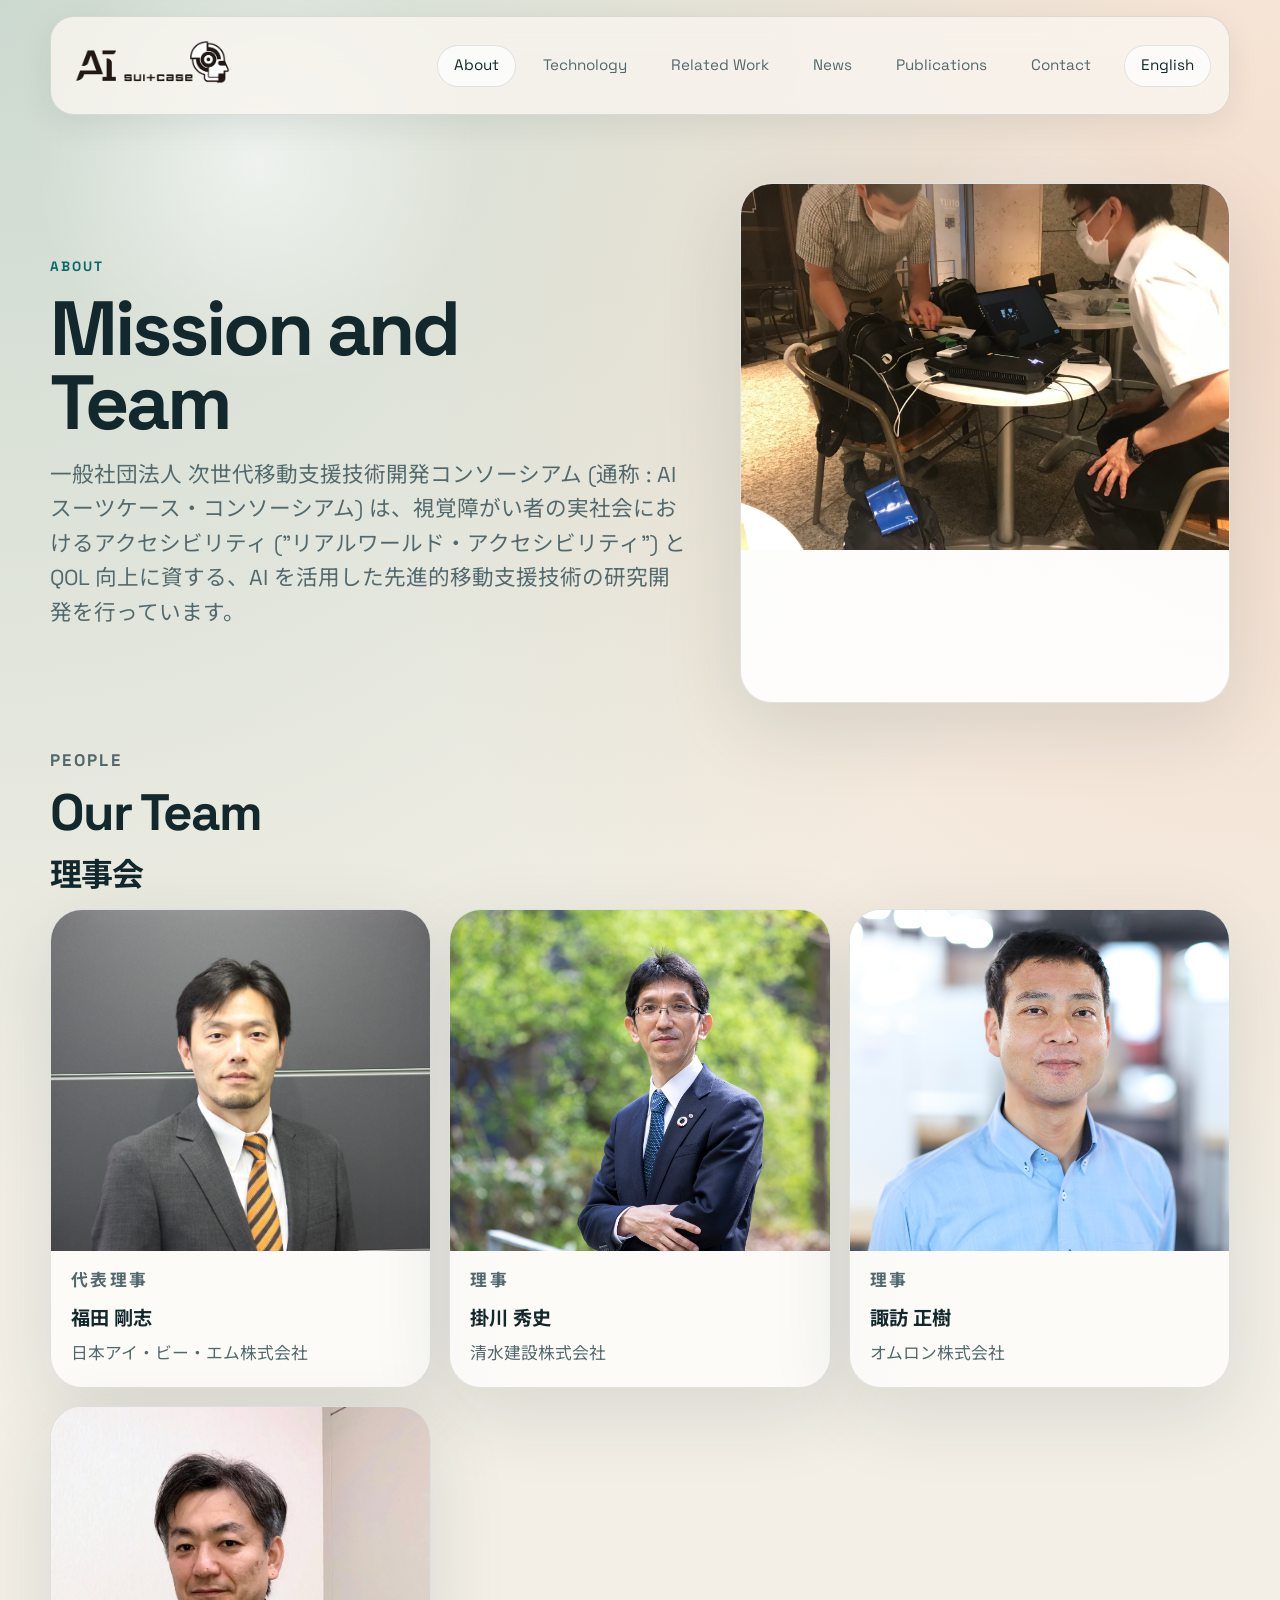
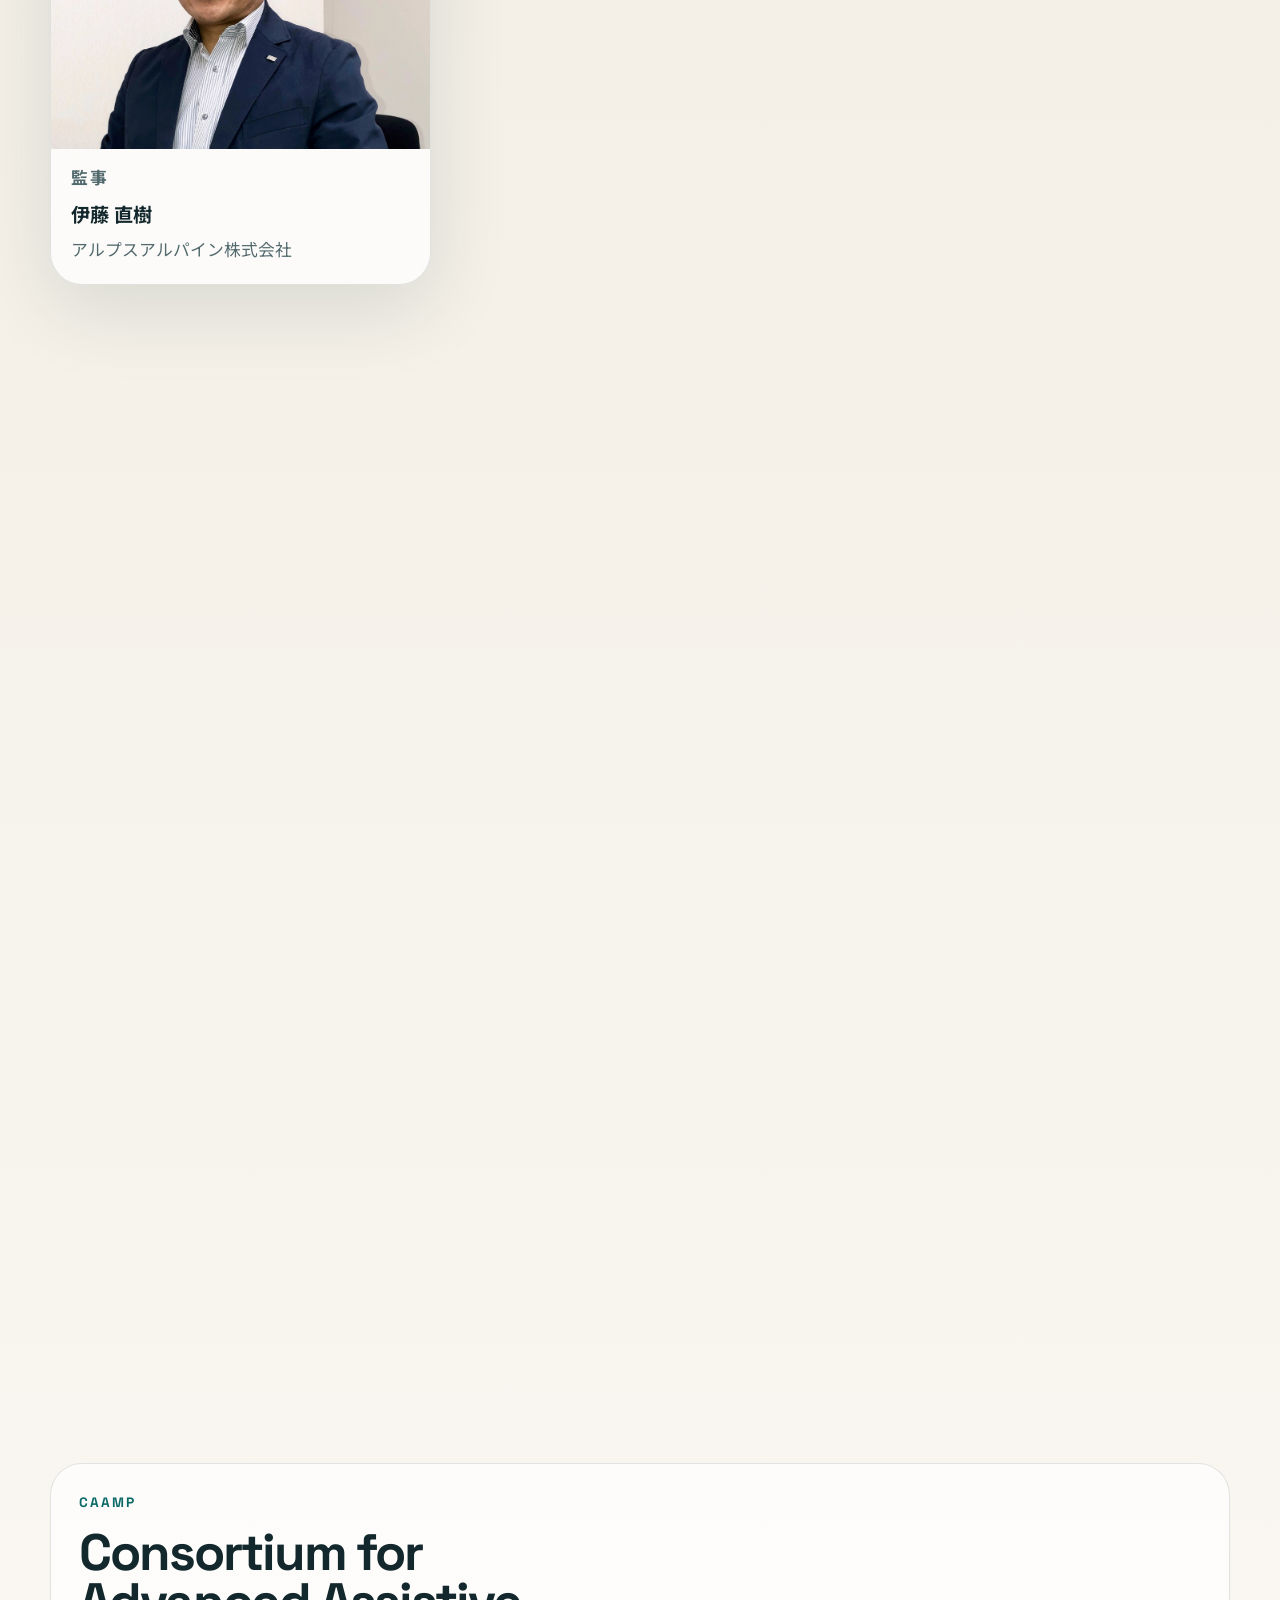
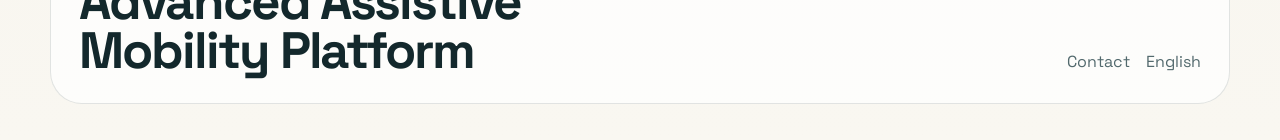
<file: preview/about/index.html>
<!doctype html>
        <html lang="ja">
        <head>
          <meta charset="utf-8">
          <meta name="viewport" content="width=device-width, initial-scale=1">
          <title>About | AI Suitcase</title>
          <meta name="description" content="AIスーツケース・コンソーシアムのミッション、理事会、支援メンバー。">
          <link rel="preconnect" href="https://fonts.googleapis.com">
          <link rel="preconnect" href="https://fonts.gstatic.com" crossorigin>
          <link href="https://fonts.googleapis.com/css2?family=Space+Grotesk:wght@400;500;700&family=Noto+Sans+JP:wght@400;500;700;800&display=swap" rel="stylesheet">
          <link rel="stylesheet" href="../assets/site.css">
        </head>
        <body class="locale-jp route-about">
          <div class="page-chrome"></div>
          <header class="site-header">
            <div class="header-inner">
              <a class="brand" href="../">
                <img class="brand-logo" src="../assets/media/logo-header.png" alt="AIスーツケース">
              </a>
              <button class="nav-toggle" type="button" aria-expanded="false" aria-controls="site-nav">Menu</button>
              <nav class="site-nav" id="site-nav">
                <a class="nav-link is-active" href="./">About</a><a class="nav-link" href="../technology/">Technology</a><a class="nav-link" href="../related-work/">Related Work</a><a class="nav-link" href="../news/">News</a><a class="nav-link" href="../publications/">Publications</a><a class="nav-link" href="../contact/">Contact</a>
                <a class="lang-switch" href="../en/about/">English</a>
              </nav>
            </div>
          </header>

          <main class="site-main">
            <section class="hero page-hero reveal">
  <div class="hero-copy">
    <p class="eyebrow">About</p>
    <h1>Mission and Team</h1>
    <p class="lede">一般社団法人 次世代移動支援技術開発コンソーシアム (通称 : AIスーツケース・コンソーシアム) は、視覚障がい者の実社会におけるアクセシビリティ (&quot;リアルワールド・アクセシビリティ&quot;) と QOL 向上に資する、AI を活用した先進的移動支援技術の研究開発を行っています。</p>
  </div>
  <div class="hero-media compact">
    <div class="hero-image-frame"><img src="../assets/media/hero-community.jpg" alt="Field trial and community scene" loading="eager"></div>
  </div>
</section>

<section class="section reveal">
  <div class="section-heading">
    <p class="eyebrow">People</p>
    <h2>Our Team</h2>
  </div>
  <div class="section-heading section-heading-compact">
    <h3>理事会</h3>
  </div>
  <div class="member-grid">
    <article class="member-card surface reveal"><img src="../assets/media/member-fukuda.jpg" alt="福田 剛志" loading="lazy"><div><p class="section-kicker">代表理事</p><h3>福田 剛志</h3><p>日本アイ・ビー・エム株式会社</p></div></article><article class="member-card surface reveal"><img src="../assets/media/member-kakegawa.jpg" alt="掛川 秀史" loading="lazy"><div><p class="section-kicker">理事</p><h3>掛川 秀史</h3><p>清水建設株式会社</p></div></article><article class="member-card surface reveal"><img src="../assets/media/member-suwa.jpg" alt="諏訪 正樹" loading="lazy"><div><p class="section-kicker">理事</p><h3>諏訪 正樹</h3><p>オムロン株式会社</p></div></article><article class="member-card surface reveal"><img src="../assets/media/member-ito.jpeg" alt="伊藤 直樹" loading="lazy"><div><p class="section-kicker">監事</p><h3>伊藤 直樹</h3><p>アルプスアルパイン株式会社</p></div></article>
  </div>
</section>

<section class="section reveal">
  <div class="section-heading section-heading-compact">
    <h3>特別会員</h3>
  </div>
  <div class="member-grid">
    <article class="member-card surface reveal"><img src="../assets/media/member-asakawa.jpg" alt="浅川 智恵子" loading="lazy"><div><p class="section-kicker">特別会員</p><h3><a href="https://researcher.watson.ibm.com/researcher/view.php?person=us-chiekoa" target="_blank" rel="noreferrer">浅川 智恵子</a></h3><p>カーネギーメロン大学 / IBM Corporation</p></div></article><article class="member-card surface reveal"><img src="../assets/media/member-sato.png" alt="佐藤 大介" loading="lazy"><div><p class="section-kicker">特別会員</p><h3><a href="https://www.ri.cmu.edu/ri-people/daisuke-sato/" target="_blank" rel="noreferrer">佐藤 大介</a></h3><p>カーネギーメロン大学</p></div></article>
  </div>
</section>

<section class="section split-section reveal">
  <div class="split-copy">
    <p class="eyebrow">Community</p>
    <h2>Supporting Members</h2>
    <ul class="link-list dense">
      <li>慶應義塾大学</li><li>早稲田大学 先進理工学研究科 物理学及応用物理学専攻 森島繁生研究室</li><li><a href="https://www.moudouken.net/" target="_blank" rel="noreferrer">日本盲導犬協会</a></li><li><a href="https://www.ace.jp/" target="_blank" rel="noreferrer">エース株式会社</a></li><li><a href="https://www.miraikan.jst.go.jp/" target="_blank" rel="noreferrer">日本科学未来館</a></li><li><a href="https://unit.aist.go.jp/harc/" target="_blank" rel="noreferrer">産業技術総合研究所 人間拡張研究センター</a></li><li><a href="https://heroz.co.jp/" target="_blank" rel="noreferrer">HEROZ株式会社</a></li>
    </ul>
  </div>
  <div class="split-copy surface">
    <p class="eyebrow">Document</p>
    <h2>定款</h2>
    <p>元サイトで公開されていた PDF を、そのままローカル資産として保持しています。</p>
    <p><a class="button" href="../assets/docs/article-of-incorporation.pdf">Open PDF</a></p>
    <p><a class="button button-secondary" href="../technology/">Learn More</a></p>
  </div>
</section>
          </main>

          <footer class="site-footer">
            <div class="footer-inner">
              <div>
                <p class="eyebrow">CAAMP</p>
                <h2>Consortium for Advanced Assistive Mobility Platform</h2>
              </div>
              <div class="footer-links">
                <a href="../contact/">Contact</a>
                <a href="../en/about/">English</a>
              </div>
            </div>
          </footer>

          <script src="../assets/site.js" defer></script>
        </body>
        </html>
</file>
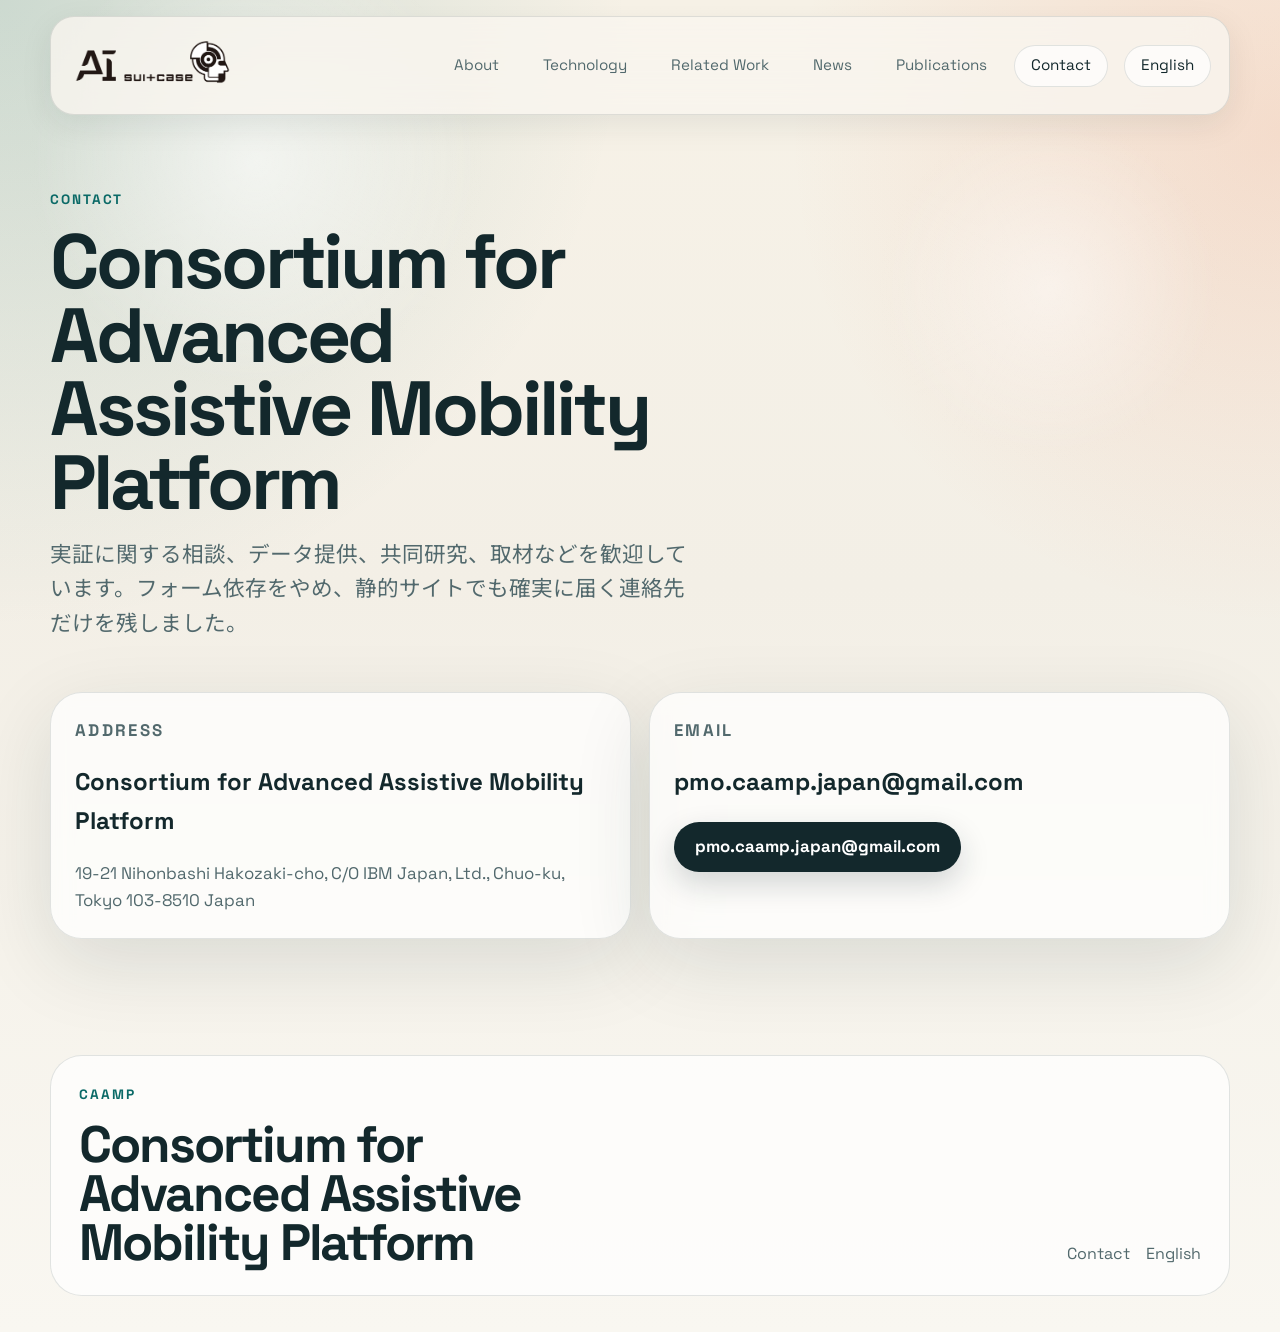
<file: preview/contact/index.html>
<!doctype html>
        <html lang="ja">
        <head>
          <meta charset="utf-8">
          <meta name="viewport" content="width=device-width, initial-scale=1">
          <title>Contact | AI Suitcase</title>
          <meta name="description" content="AIスーツケース・コンソーシアムへの問い合わせ先。">
          <link rel="preconnect" href="https://fonts.googleapis.com">
          <link rel="preconnect" href="https://fonts.gstatic.com" crossorigin>
          <link href="https://fonts.googleapis.com/css2?family=Space+Grotesk:wght@400;500;700&family=Noto+Sans+JP:wght@400;500;700;800&display=swap" rel="stylesheet">
          <link rel="stylesheet" href="../assets/site.css">
        </head>
        <body class="locale-jp route-contact">
          <div class="page-chrome"></div>
          <header class="site-header">
            <div class="header-inner">
              <a class="brand" href="../">
                <img class="brand-logo" src="../assets/media/logo-header.png" alt="AIスーツケース">
              </a>
              <button class="nav-toggle" type="button" aria-expanded="false" aria-controls="site-nav">Menu</button>
              <nav class="site-nav" id="site-nav">
                <a class="nav-link" href="../about/">About</a><a class="nav-link" href="../technology/">Technology</a><a class="nav-link" href="../related-work/">Related Work</a><a class="nav-link" href="../news/">News</a><a class="nav-link" href="../publications/">Publications</a><a class="nav-link is-active" href="./">Contact</a>
                <a class="lang-switch" href="../en/contact/">English</a>
              </nav>
            </div>
          </header>

          <main class="site-main">
            <section class="hero page-hero hero-single reveal">
  <div class="hero-copy">
    <p class="eyebrow">Contact</p>
    <h1>Consortium for Advanced Assistive Mobility Platform</h1>
    <p class="lede">実証に関する相談、データ提供、共同研究、取材などを歓迎しています。フォーム依存をやめ、静的サイトでも確実に届く連絡先だけを残しました。</p>
  </div>
</section>

<section class="section reveal">
  <div class="contact-grid">
    <article class="surface contact-card">
      <p class="section-kicker">Address</p>
      <h2>Consortium for Advanced Assistive Mobility Platform</h2>
      <p>19-21 Nihonbashi Hakozaki-cho, C/O IBM Japan, Ltd., Chuo-ku, Tokyo 103-8510 Japan</p>
    </article>
    <article class="surface contact-card">
      <p class="section-kicker">Email</p>
      <h2>pmo.caamp.japan@gmail.com</h2>
      <p><a class="button" href="mailto:pmo.caamp.japan@gmail.com">pmo.caamp.japan@gmail.com</a></p>
    </article>
  </div>
</section>
          </main>

          <footer class="site-footer">
            <div class="footer-inner">
              <div>
                <p class="eyebrow">CAAMP</p>
                <h2>Consortium for Advanced Assistive Mobility Platform</h2>
              </div>
              <div class="footer-links">
                <a href="./">Contact</a>
                <a href="../en/contact/">English</a>
              </div>
            </div>
          </footer>

          <script src="../assets/site.js" defer></script>
        </body>
        </html>
</file>
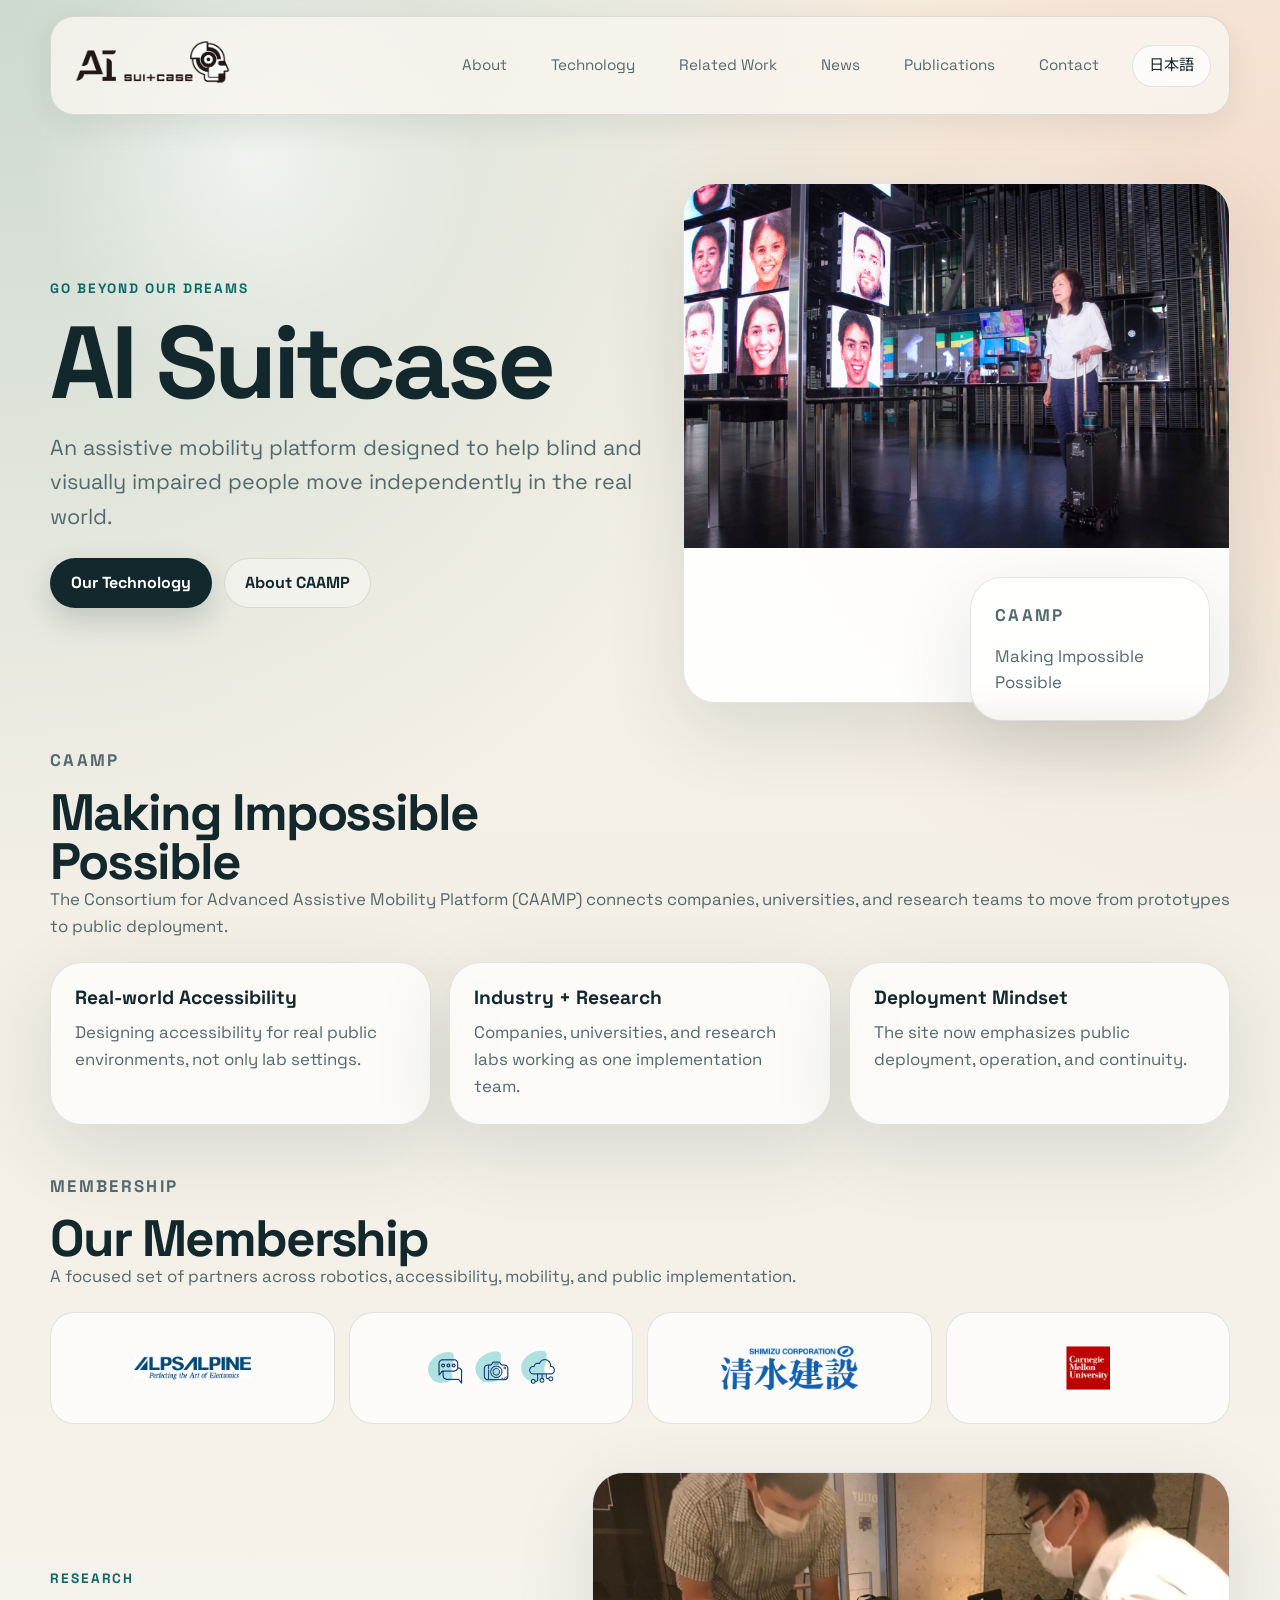
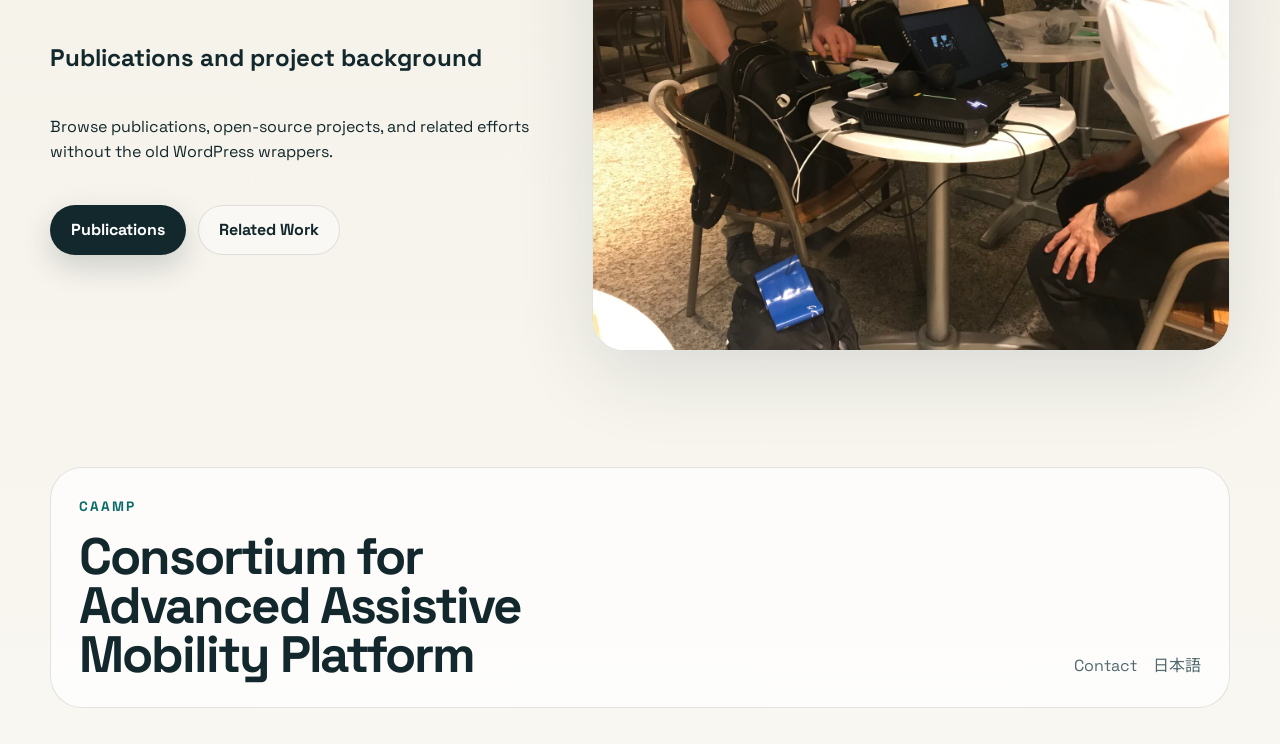
<file: preview/en/index.html>
<!doctype html>
        <html lang="en">
        <head>
          <meta charset="utf-8">
          <meta name="viewport" content="width=device-width, initial-scale=1">
          <title>AI Suitcase | CAAMP</title>
          <meta name="description" content="Static site for the AI Suitcase consortium, its technology, and research output.">
          <link rel="preconnect" href="https://fonts.googleapis.com">
          <link rel="preconnect" href="https://fonts.gstatic.com" crossorigin>
          <link href="https://fonts.googleapis.com/css2?family=Space+Grotesk:wght@400;500;700&family=Noto+Sans+JP:wght@400;500;700;800&display=swap" rel="stylesheet">
          <link rel="stylesheet" href="../assets/site.css">
        </head>
        <body class="locale-en route-home">
          <div class="page-chrome"></div>
          <header class="site-header">
            <div class="header-inner">
              <a class="brand" href="./">
                <img class="brand-logo" src="../assets/media/logo-header.png" alt="AIスーツケース">
              </a>
              <button class="nav-toggle" type="button" aria-expanded="false" aria-controls="site-nav">Menu</button>
              <nav class="site-nav" id="site-nav">
                <a class="nav-link" href="about/">About</a><a class="nav-link" href="technology/">Technology</a><a class="nav-link" href="related-work/">Related Work</a><a class="nav-link" href="news/">News</a><a class="nav-link" href="publications/">Publications</a><a class="nav-link" href="contact/">Contact</a>
                <a class="lang-switch" href="../">日本語</a>
              </nav>
            </div>
          </header>

          <main class="site-main">
            <section class="hero hero-home reveal">
  <div class="hero-copy">
    <p class="eyebrow">Go Beyond Our Dreams</p>
    <h1>AI Suitcase</h1>
    <p class="lede">An assistive mobility platform designed to help blind and visually impaired people move independently in the real world.</p>
    <div class="button-row">
      <a class="button" href="technology/">Our Technology</a>
      <a class="button button-secondary" href="about/">About CAAMP</a>
    </div>
  </div>
  <div class="hero-media">
    <div class="hero-image-frame">
      <img src="../assets/media/hero-home.jpg" alt="AI Suitcase in a public facility" loading="eager">
    </div>
    <div class="floating-note surface">
      <p class="section-kicker">CAAMP</p>
      <p>Making Impossible Possible</p>
    </div>
  </div>
</section>

<section class="section reveal">
  <div class="section-heading">
    <p class="eyebrow">CAAMP</p>
    <h2>Making Impossible Possible</h2>
    <p>The Consortium for Advanced Assistive Mobility Platform (CAAMP) connects companies, universities, and research teams to move from prototypes to public deployment.</p>
  </div>
  <div class="metric-grid">
    <article class="surface">
      <h3>Real-world Accessibility</h3>
      <p>Designing accessibility for real public environments, not only lab settings.</p>
    </article>
    <article class="surface">
      <h3>Industry + Research</h3>
      <p>Companies, universities, and research labs working as one implementation team.</p>
    </article>
    <article class="surface">
      <h3>Deployment Mindset</h3>
      <p>The site now emphasizes public deployment, operation, and continuity.</p>
    </article>
  </div>
</section>

<section class="section reveal">
  <div class="section-heading">
    <p class="eyebrow">Membership</p>
    <h2>Our Membership</h2>
    <p>A focused set of partners across robotics, accessibility, mobility, and public implementation.</p>
  </div>
  <div class="logo-strip"><div class="logo-chip"><img src="../assets/media/logo-alps.png" alt="Alps Alpine" loading="lazy"></div><div class="logo-chip"><img src="../assets/media/logo-ibm.png" alt="IBM" loading="lazy"></div><div class="logo-chip"><img src="../assets/media/logo-shimizu.png" alt="Shimizu" loading="lazy"></div><div class="logo-chip"><img src="../assets/media/logo-cmu.png" alt="Carnegie Mellon University" loading="lazy"></div></div>
</section>

<section class="section split-section reveal">
  <div class="split-copy">
    <p class="eyebrow">Research</p>
    <h2>Publications and project background</h2>
    <p>Browse publications, open-source projects, and related efforts without the old WordPress wrappers.</p>
    <div class="button-row">
      <a class="button" href="publications/">Publications</a>
      <a class="button button-secondary" href="related-work/">Related Work</a>
    </div>
  </div>
  <div class="split-media surface">
    <img src="../assets/media/hero-community.jpg" alt="Consortium members and field activity" loading="lazy">
  </div>
</section>
          </main>

          <footer class="site-footer">
            <div class="footer-inner">
              <div>
                <p class="eyebrow">CAAMP</p>
                <h2>Consortium for Advanced Assistive Mobility Platform</h2>
              </div>
              <div class="footer-links">
                <a href="contact/">Contact</a>
                <a href="../">日本語</a>
              </div>
            </div>
          </footer>

          <script src="../assets/site.js" defer></script>
        </body>
        </html>
</file>
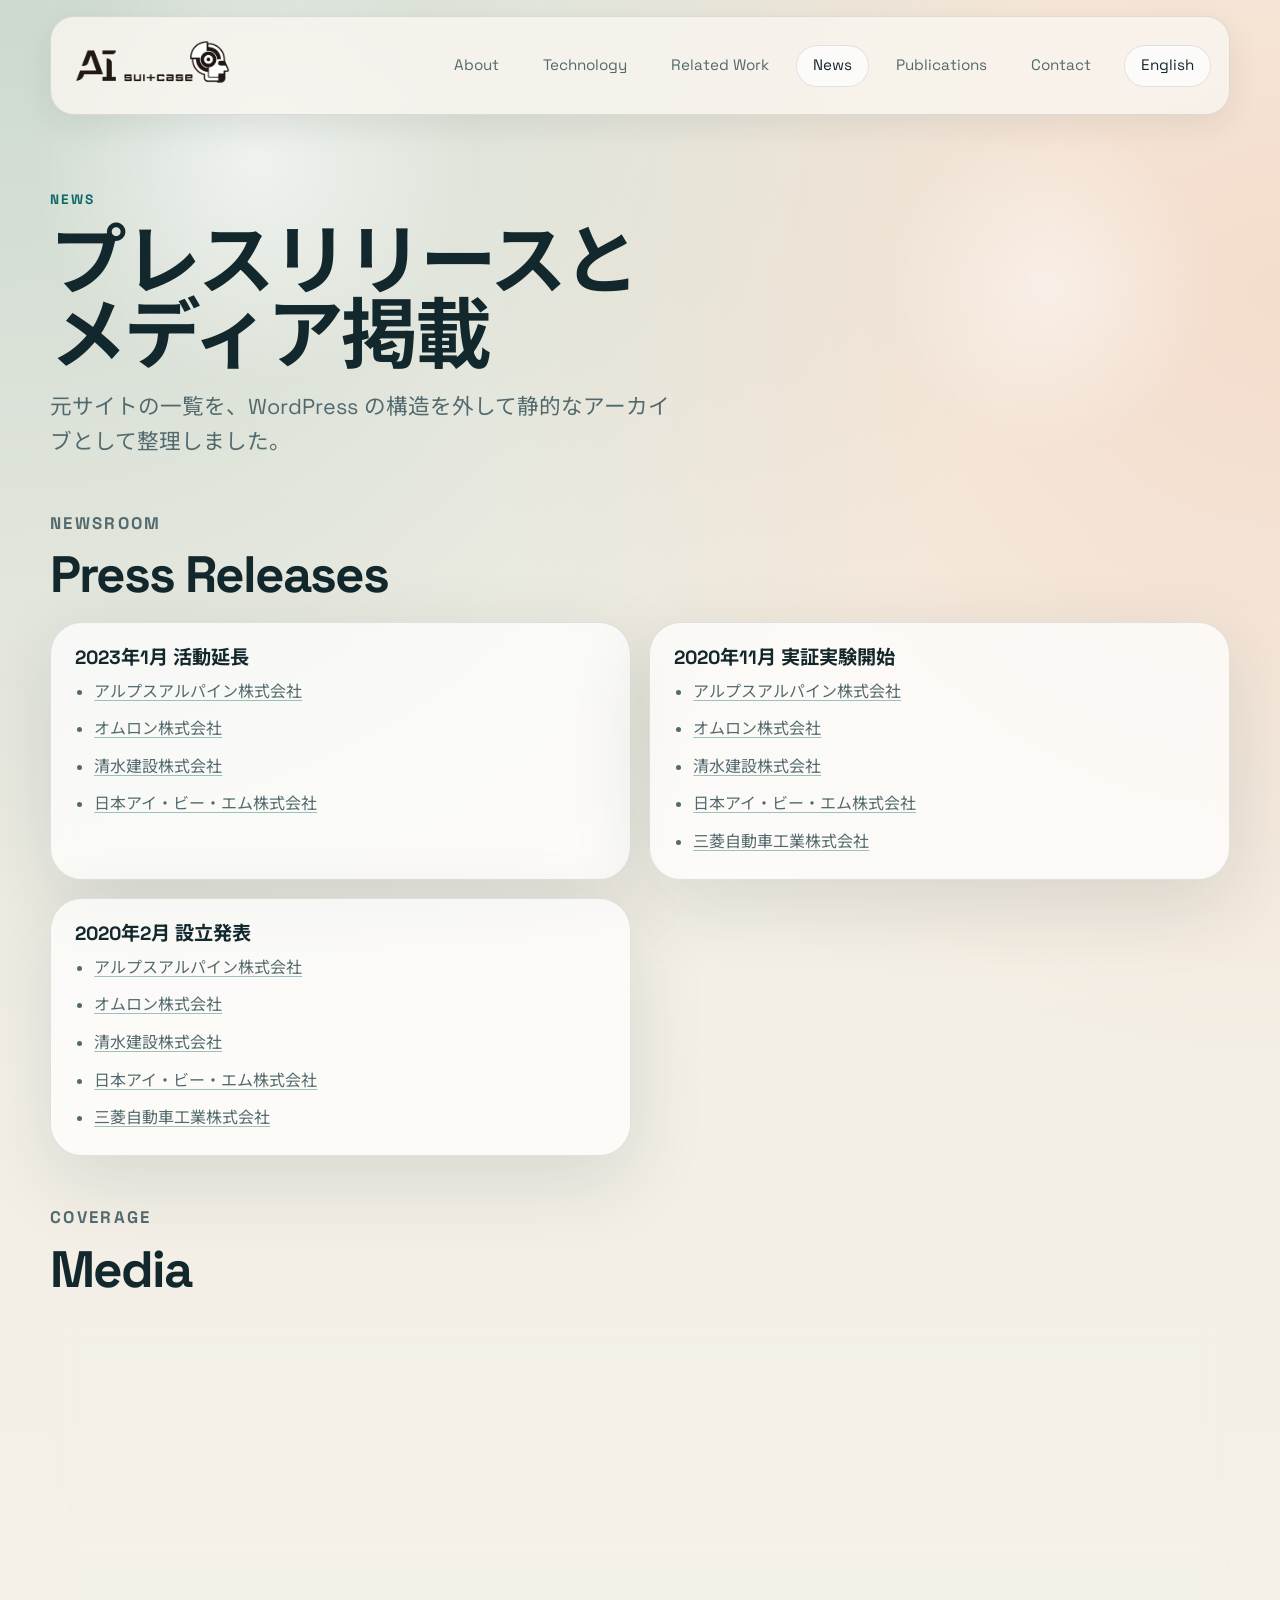
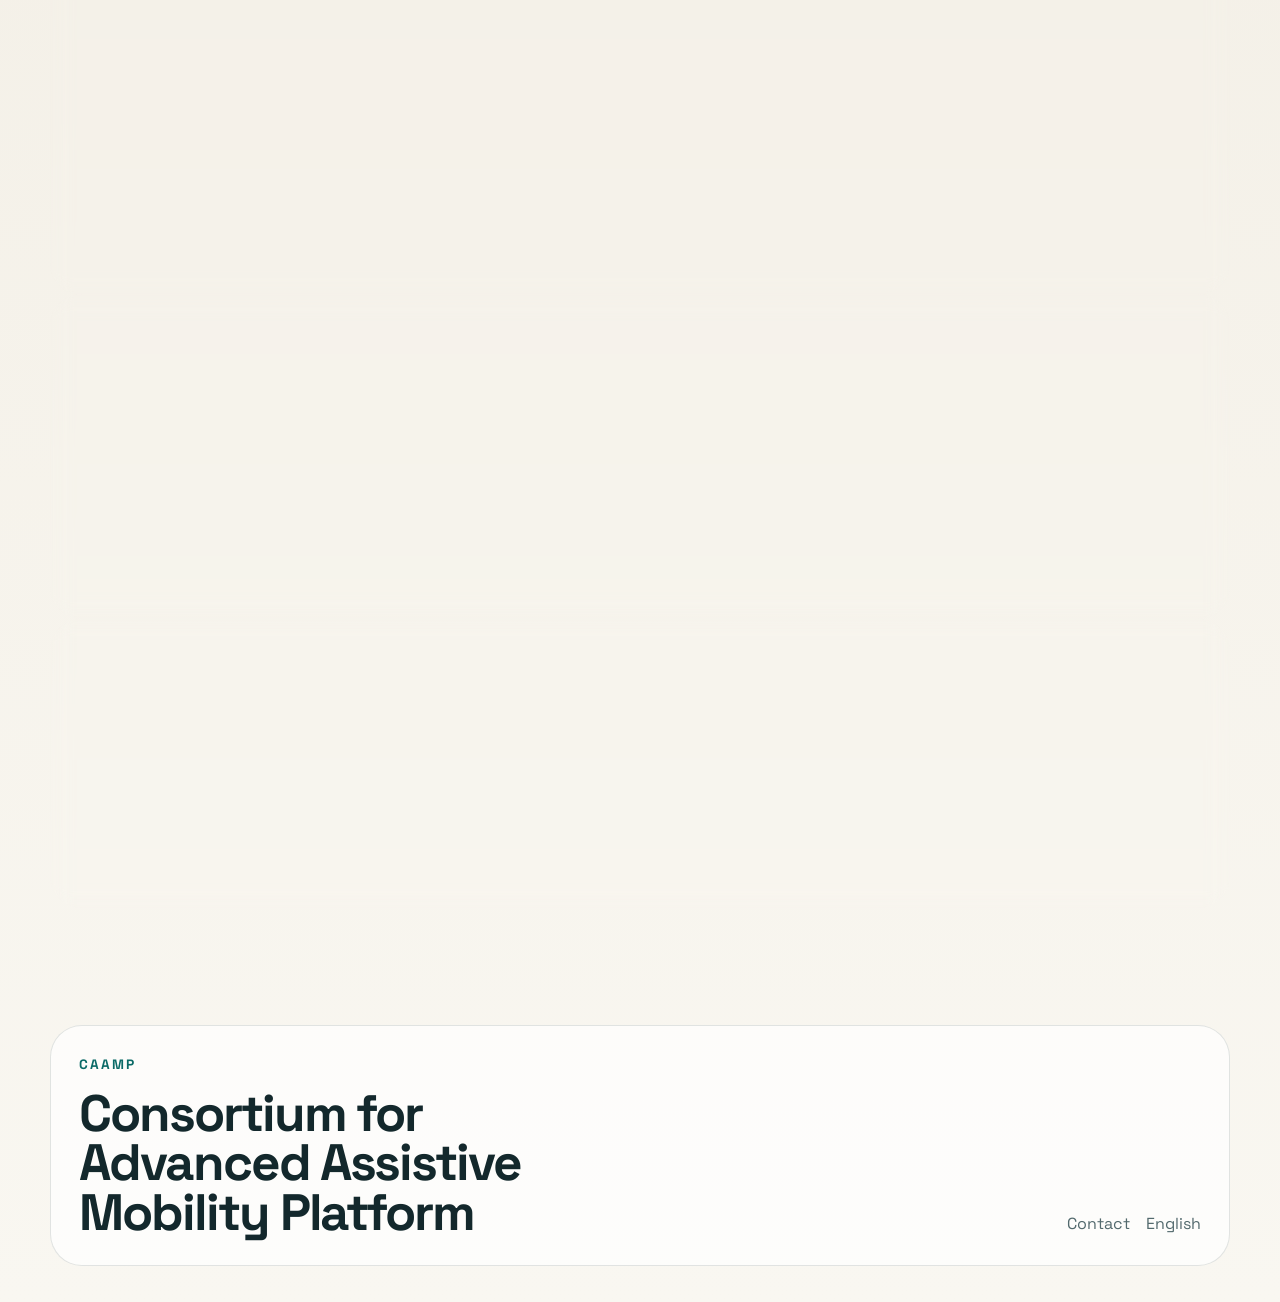
<file: preview/news/index.html>
<!doctype html>
        <html lang="ja">
        <head>
          <meta charset="utf-8">
          <meta name="viewport" content="width=device-width, initial-scale=1">
          <title>News | AI Suitcase</title>
          <meta name="description" content="コンソーシアムのプレスリリースとメディア掲載。">
          <link rel="preconnect" href="https://fonts.googleapis.com">
          <link rel="preconnect" href="https://fonts.gstatic.com" crossorigin>
          <link href="https://fonts.googleapis.com/css2?family=Space+Grotesk:wght@400;500;700&family=Noto+Sans+JP:wght@400;500;700;800&display=swap" rel="stylesheet">
          <link rel="stylesheet" href="../assets/site.css">
        </head>
        <body class="locale-jp route-news">
          <div class="page-chrome"></div>
          <header class="site-header">
            <div class="header-inner">
              <a class="brand" href="../">
                <img class="brand-logo" src="../assets/media/logo-header.png" alt="AIスーツケース">
              </a>
              <button class="nav-toggle" type="button" aria-expanded="false" aria-controls="site-nav">Menu</button>
              <nav class="site-nav" id="site-nav">
                <a class="nav-link" href="../about/">About</a><a class="nav-link" href="../technology/">Technology</a><a class="nav-link" href="../related-work/">Related Work</a><a class="nav-link is-active" href="./">News</a><a class="nav-link" href="../publications/">Publications</a><a class="nav-link" href="../contact/">Contact</a>
                <a class="lang-switch" href="../en/news/">English</a>
              </nav>
            </div>
          </header>

          <main class="site-main">
            <section class="hero page-hero hero-single reveal">
<div class="hero-copy"><p class="eyebrow">News</p><h1>プレスリリースとメディア掲載</h1><p class="lede">元サイトの一覧を、WordPress の構造を外して静的なアーカイブとして整理しました。</p></div></section>
<section class="section reveal">
<div class="section-heading"><p class="eyebrow">Newsroom</p><h2>Press Releases</h2></div>
<div class="stack-grid">
<article class="surface news-card"><h3>2023年1月 活動延長</h3><ul class="link-list"><li><a href="https://www.alpsalpine.com/j/news_release/2023/0125_01.html" target="_blank" rel="noreferrer">アルプスアルパイン株式会社</a></li><li><a href="https://www.omron.com/jp/ja/news/2023/01/c0125.html" target="_blank" rel="noreferrer">オムロン株式会社</a></li><li><a href="https://www.shimz.co.jp/company/about/news-release/2023/2022063.html" target="_blank" rel="noreferrer">清水建設株式会社</a></li><li><a href="https://jp.newsroom.ibm.com/2023-01-25-Consortium-for-Advanced-Assistive-Mobility-Platform-extended-its-activity" target="_blank" rel="noreferrer">日本アイ・ビー・エム株式会社</a></li></ul></article>
<article class="surface news-card"><h3>2020年11月 実証実験開始</h3><ul class="link-list"><li><a href="https://www.alpsalpine.com/j/news_release/2020/1105_01.html" target="_blank" rel="noreferrer">アルプスアルパイン株式会社</a></li><li><a href="https://www.omron.com/jp/ja/news/2020/11/c1112.html" target="_blank" rel="noreferrer">オムロン株式会社</a></li><li><a href="https://www.shimz.co.jp/company/about/news-release/2020/2020035.html" target="_blank" rel="noreferrer">清水建設株式会社</a></li><li><a href="https://jp.newsroom.ibm.com/2020-11-12-General-Incorporated-Association-Next-Generation-Mobility-Support-Technology-Development-Consortium" target="_blank" rel="noreferrer">日本アイ・ビー・エム株式会社</a></li><li><a href="https://www.mitsubishi-motors.com/jp/newsrelease/2020/detailkb12.html" target="_blank" rel="noreferrer">三菱自動車工業株式会社</a></li></ul></article>
<article class="surface news-card"><h3>2020年2月 設立発表</h3><ul class="link-list"><li><a href="https://www.alpsalpine.com/j/news_release/2020/0206_01.html" target="_blank" rel="noreferrer">アルプスアルパイン株式会社</a></li><li><a href="https://www.omron.com/jp/ja/news/2020/02/c0206.html" target="_blank" rel="noreferrer">オムロン株式会社</a></li><li><a href="https://www.shimz.co.jp/company/about/news-release/2020/2019043.html" target="_blank" rel="noreferrer">清水建設株式会社</a></li><li><a href="https://jp.newsroom.ibm.com/2020-02-06-general-corporation-next-generation-move-support-technology-development-consortium-establishment-notice" target="_blank" rel="noreferrer">日本アイ・ビー・エム株式会社</a></li><li><a href="https://www.mitsubishi-motors.com/jp/newsrelease/2020/detail5414.html" target="_blank" rel="noreferrer">三菱自動車工業株式会社</a></li></ul></article>
</div></section>
<section class="section reveal">
<div class="section-heading"><p class="eyebrow">Coverage</p><h2>Media</h2></div>
<article class="surface publication-year"><div class="section-kicker">2023年</div><ul class="link-list dense"><li><a href="https://www.youtube.com/watch?v=HE_ikfqZH1w" target="_blank" rel="noreferrer">日テレNEWS 視覚障害者のため“道案内”生みの親が語る“白杖との違い”</a></li><li><a href="https://www.youtube.com/watch?v=ltXSpNC9T2c" target="_blank" rel="noreferrer">日本経済新聞 AIスーツケースが道案内 記者が試してみた</a></li><li><a href="https://www.businessinsider.jp/post-264925" target="_blank" rel="noreferrer">Business Insider Japan 視覚障がい者の「歩く」をリッチにしたい</a></li><li><a href="https://car.watch.impress.co.jp/docs/news/1473499.html" target="_blank" rel="noreferrer">Car Watch お台場で次世代モビリティの一般参加型イベント 小池百合子都知事も「AIスーツケース」などを体感</a></li></ul></article>
<article class="surface publication-year"><div class="section-kicker">2022年</div><ul class="link-list dense"><li><a href="https://www.asahi.com/eco/awf/movie/101901.html" target="_blank" rel="noreferrer">朝日地球会議（映像アーカイブ） AIが広げる社会参加～ワクワクの技術で「誰一人取り残さない」</a></li><li><a href="https://www3.nhk.or.jp/sapporo-news/20220801/7000049188.html" target="_blank" rel="noreferrer">NHK News Web 視覚障害者の旅を助けるＡＩ内蔵スーツケース型ロボット開発中</a></li><li><a href="https://www.youtube.com/watch?v=4eusgVCRpL4&amp;" target="_blank" rel="noreferrer">HBC News 視覚障害者を安全に誘導するロボット「AIスーツケース」 国内の空港で初の実証実験 新千歳空港</a></li><li><a href="https://robotstart.info/2022/07/19/miraikan-ai-suitcase.html" target="_blank" rel="noreferrer">ロボスタ 日本科学未来館で「AIスーツケース」を体験してきた</a></li><li><a href="https://www.youtube.com/watch?v=cIQycqq4YVw" target="_blank" rel="noreferrer">日本盲導犬協会 【対談】多和田悟訓練士 x 浅川智恵子工学博士 ～AIスーツケースが描く視覚障害者の近未来～</a></li><li><a href="https://jbict.net/journal/podcast/008" target="_blank" rel="noreferrer">JBICTジャーナル ポッドキャスト AI Suitcase特集「それぞれ得意不得意があるので支え合いながら」</a></li><li><a href="https://www.nhk-ondemand.jp/goods/G2022118641SA000/" target="_blank" rel="noreferrer">NHKオンデマンド（有料視聴） ザ・ヒューマン「浅川智恵子～自由へのスーツケース～」</a></li><li><a href="https://www.youtube.com/watch?v=jjGDioxuzo4" target="_blank" rel="noreferrer">ANNnewsCH 報道STATION 全盲の女性館長が語る 技術で障害を超えて誰も取り残さない未来</a></li></ul></article>
<article class="surface publication-year"><div class="section-kicker">2021年</div><ul class="link-list dense"><li><a href="https://twitter.com/i/status/1473616809928445952" target="_blank" rel="noreferrer">デジタル庁 牧島かれん前大臣メッセージ</a></li><li><a href="https://www.youtube.com/watch?v=YYplHeL1un0" target="_blank" rel="noreferrer">BS朝日「つながる絵本～for SDGs」 #106 愛がいっぱいのスーツケース</a></li><li><a href="https://www.businessinsider.jp/post-245676" target="_blank" rel="noreferrer">Business Insider Japan 「ダイバーシティを受け入れられない国」からの変化。日本の科学の未来に必要なこととは？</a></li><li><a href="https://www.museum.or.jp/preview/news/103917" target="_blank" rel="noreferrer">Internet Museum 日本科学未来館、第2代館長に浅川智恵子氏が就任</a></li><li><a href="https://www.youtube.com/watch?v=3LqCsIvYmX4" target="_blank" rel="noreferrer">ACM CHI2021 Opening Keynote by Chieko Asakawa “See What I Mean: Making Waves with the Blind”</a></li><li><a href="https://www.watch.impress.co.jp/docs/news/1346380.html" target="_blank" rel="noreferrer">Impress Watch 日本科学未来館、新館長が開発中の「AIスーツケース」をデモ</a></li><li><a href="https://www.ibm.com/blogs/think/jp-ja/mugendai-12742-interview-chiekoasakawa/" target="_blank" rel="noreferrer">Mugendai（無限大） 「誰一人取り残さない」社会の実現へ</a></li></ul></article>
<article class="surface publication-year"><div class="section-kicker">2020年</div><ul class="link-list dense"><li><a href="https://kbc.co.jp/r-radio/mson2020/info.php#20201214" target="_blank" rel="noreferrer">KBCラジオ 「夕方じゃんじゃん」 目の不自由な方へのサポート＃１－「AIスーツケース」について</a></li><li><a href="https://monoist.itmedia.co.jp/mn/articles/2011/16/news038.html" target="_blank" rel="noreferrer">MONOist 視覚障害者を支援するAIスーツケースが実証実験開始</a></li><li><a href="https://engineweb.jp/article/detail/3291660" target="_blank" rel="noreferrer">ENGINE 盲導犬に代わる!? “AIスーツケース” で考えるテクノロジーとデザインの融合</a></li><li><a href="https://pc.watch.impress.co.jp/docs/news/yajiuma/1233667.html?fbclid=IwAR2sgL_1YfnDB0Yt63WEGnlM0W46G0PMTp-80C24ojdlu3RHKTAdRIC3h_A" target="_blank" rel="noreferrer">PC Watch 視覚障がい者の町歩きを助ける「AIスーツケース」開発へ</a></li><li><a href="https://www.youtube.com/watch?v=-qUMnmClhqg&amp;t=2s" target="_blank" rel="noreferrer">ANNnewsCH スーツケースが“道案内” AIが“空気も読む”！？</a></li><li><a href="https://edition.cnn.com/travel/article/ai-suitcase-blind-chieko-asakawa-spc-intl/index.html" target="_blank" rel="noreferrer">CNN A robot suitcase could replace canes and guide dogs for blind people</a></li></ul></article>
</section>
          </main>

          <footer class="site-footer">
            <div class="footer-inner">
              <div>
                <p class="eyebrow">CAAMP</p>
                <h2>Consortium for Advanced Assistive Mobility Platform</h2>
              </div>
              <div class="footer-links">
                <a href="../contact/">Contact</a>
                <a href="../en/news/">English</a>
              </div>
            </div>
          </footer>

          <script src="../assets/site.js" defer></script>
        </body>
        </html>
</file>
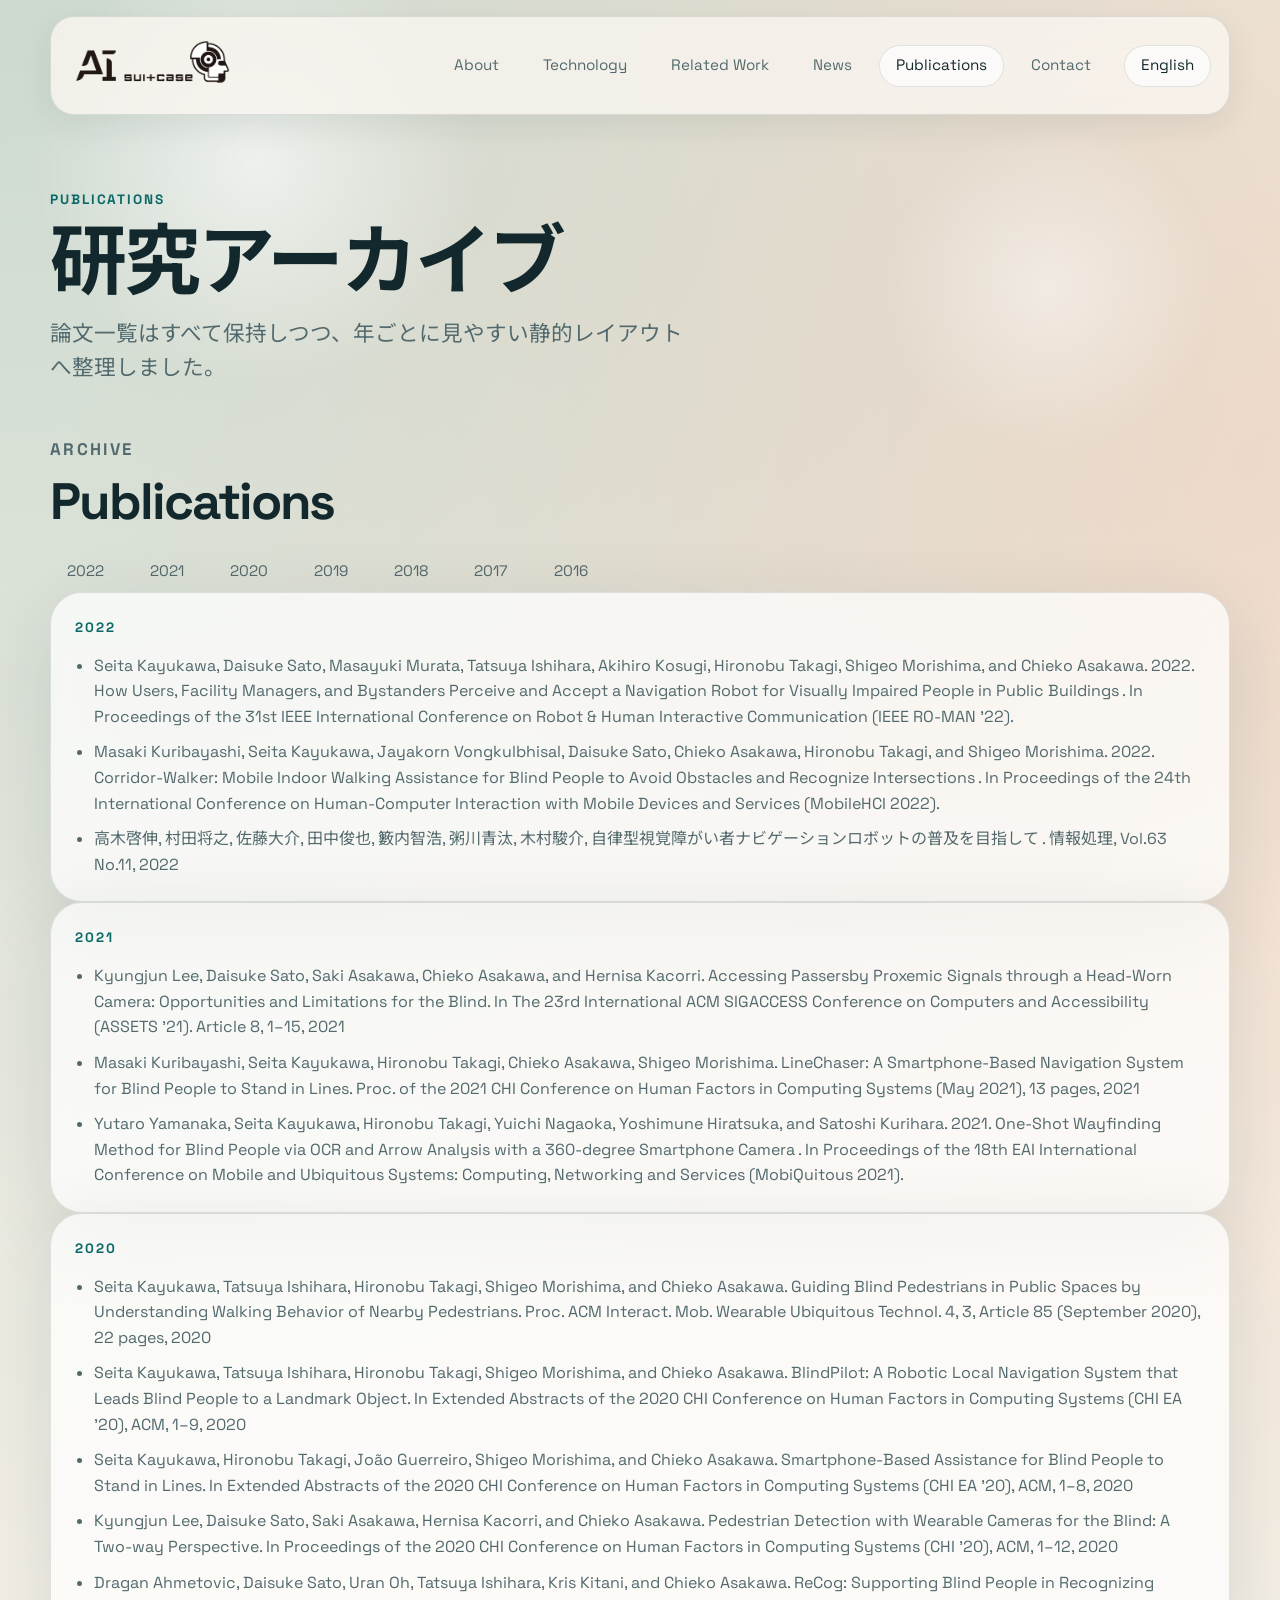
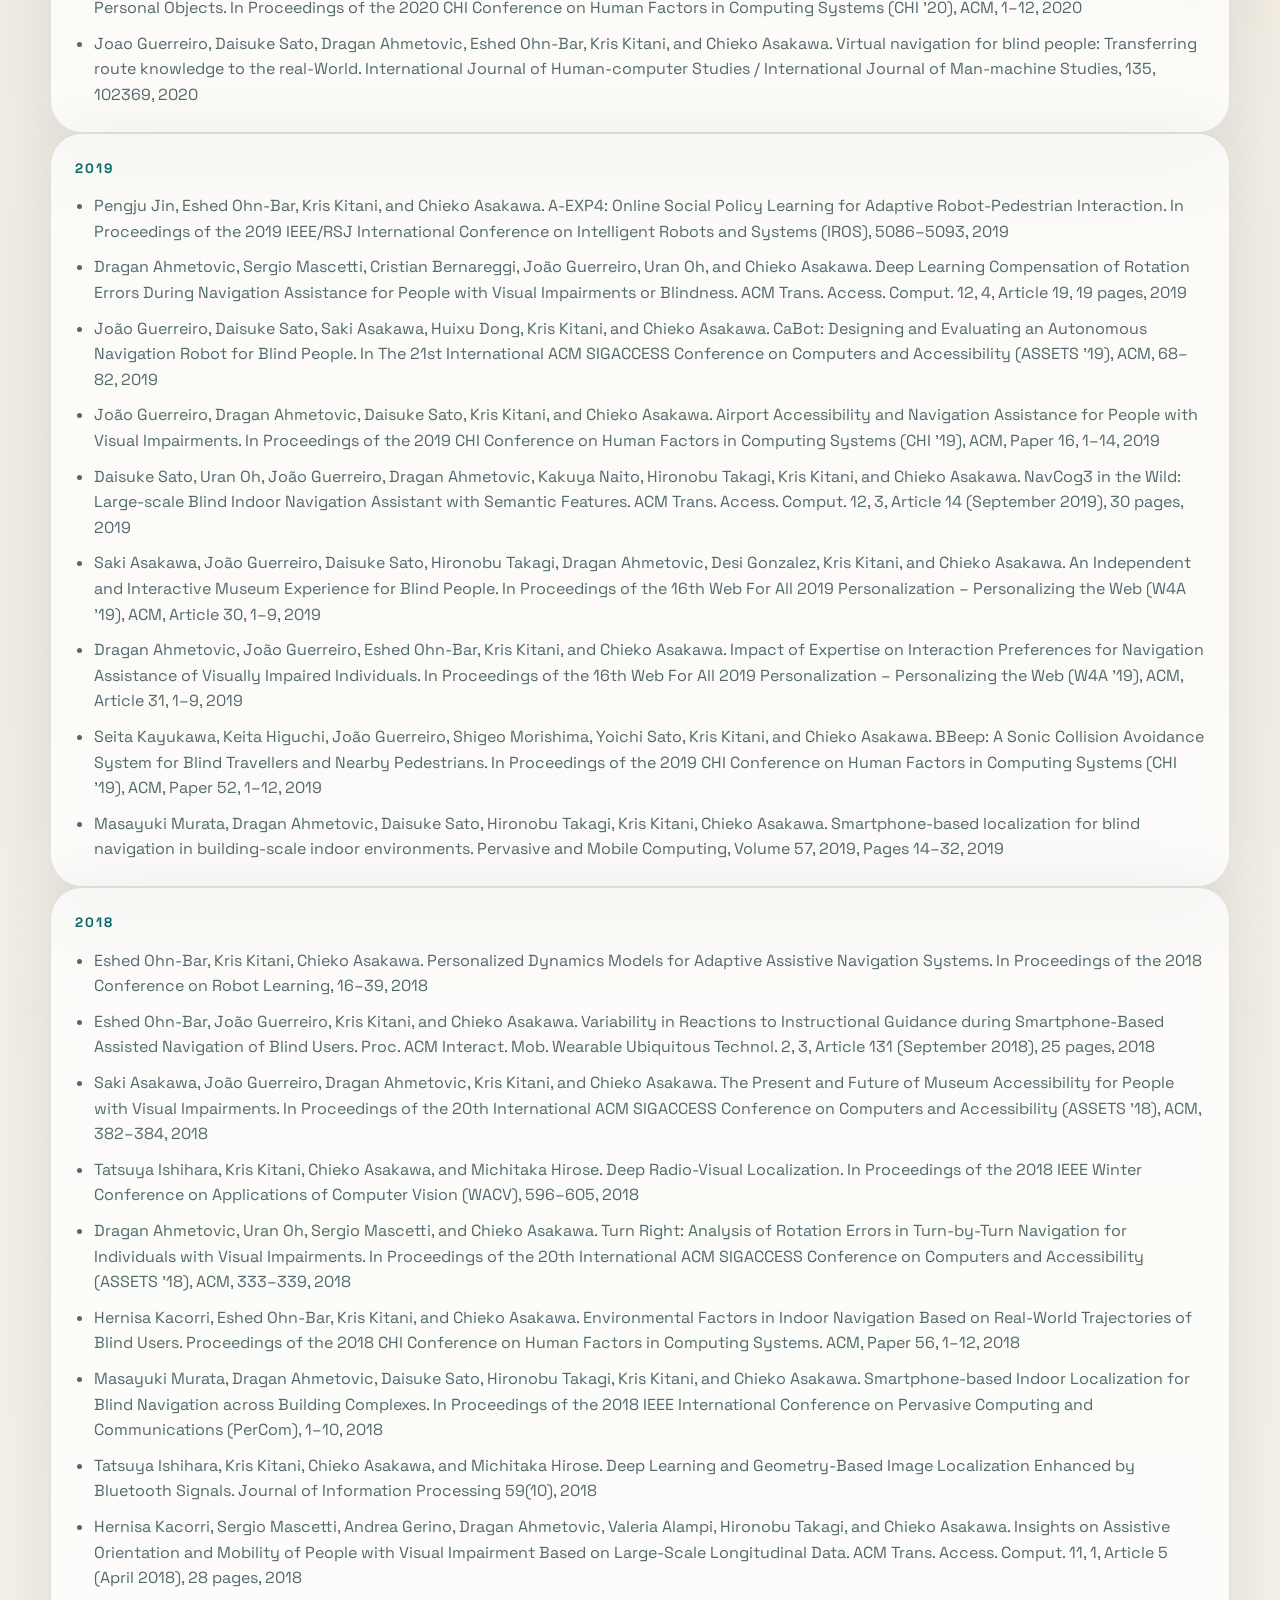
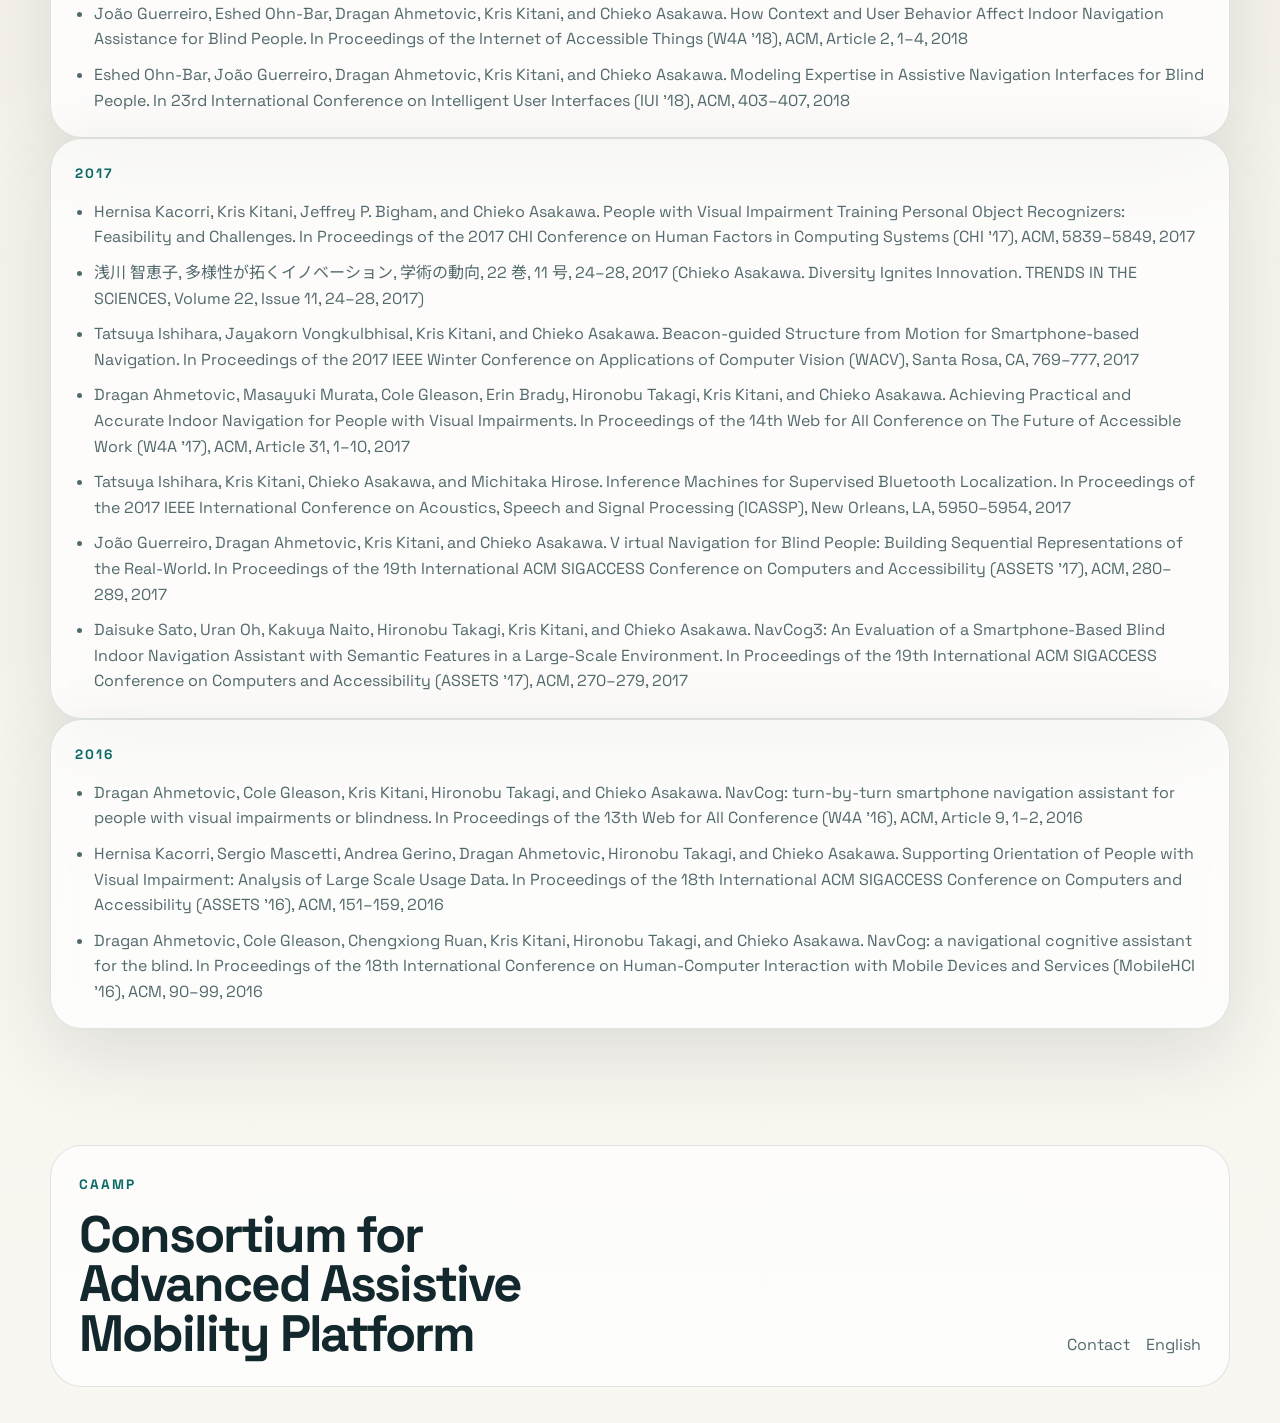
<file: preview/publications/index.html>
<!doctype html>
        <html lang="ja">
        <head>
          <meta charset="utf-8">
          <meta name="viewport" content="width=device-width, initial-scale=1">
          <title>Publications | AI Suitcase</title>
          <meta name="description" content="AIスーツケース関連の論文・研究発表一覧。">
          <link rel="preconnect" href="https://fonts.googleapis.com">
          <link rel="preconnect" href="https://fonts.gstatic.com" crossorigin>
          <link href="https://fonts.googleapis.com/css2?family=Space+Grotesk:wght@400;500;700&family=Noto+Sans+JP:wght@400;500;700;800&display=swap" rel="stylesheet">
          <link rel="stylesheet" href="../assets/site.css">
        </head>
        <body class="locale-jp route-publications">
          <div class="page-chrome"></div>
          <header class="site-header">
            <div class="header-inner">
              <a class="brand" href="../">
                <img class="brand-logo" src="../assets/media/logo-header.png" alt="AIスーツケース">
              </a>
              <button class="nav-toggle" type="button" aria-expanded="false" aria-controls="site-nav">Menu</button>
              <nav class="site-nav" id="site-nav">
                <a class="nav-link" href="../about/">About</a><a class="nav-link" href="../technology/">Technology</a><a class="nav-link" href="../related-work/">Related Work</a><a class="nav-link" href="../news/">News</a><a class="nav-link is-active" href="./">Publications</a><a class="nav-link" href="../contact/">Contact</a>
                <a class="lang-switch" href="../en/publications/">English</a>
              </nav>
            </div>
          </header>

          <main class="site-main">
            <section class="hero page-hero hero-single reveal">
<div class="hero-copy"><p class="eyebrow">Publications</p><h1>研究アーカイブ</h1><p class="lede">論文一覧はすべて保持しつつ、年ごとに見やすい静的レイアウトへ整理しました。</p></div></section>
<section class="section reveal">
<div class="section-heading"><p class="eyebrow">Archive</p><h2>Publications</h2></div>
<div class="chip-row"><a class="chip" href="#year-2022">2022</a><a class="chip" href="#year-2021">2021</a><a class="chip" href="#year-2020">2020</a><a class="chip" href="#year-2019">2019</a><a class="chip" href="#year-2018">2018</a><a class="chip" href="#year-2017">2017</a><a class="chip" href="#year-2016">2016</a></div>
<article class="surface publication-year" id="year-2022"><div class="section-kicker">2022</div><ul class="publication-list"><li>Seita Kayukawa, Daisuke Sato, Masayuki Murata, Tatsuya Ishihara, Akihiro Kosugi, Hironobu Takagi, Shigeo Morishima, and Chieko Asakawa. 2022. How Users, Facility Managers, and Bystanders Perceive and Accept a Navigation Robot for Visually Impaired People in Public Buildings . In Proceedings of the 31st IEEE International Conference on Robot &amp; Human Interactive Communication (IEEE RO-MAN ’22).</li><li>Masaki Kuribayashi, Seita Kayukawa, Jayakorn Vongkulbhisal, Daisuke Sato, Chieko Asakawa, Hironobu Takagi, and Shigeo Morishima. 2022. Corridor-Walker: Mobile Indoor Walking Assistance for Blind People to Avoid Obstacles and Recognize Intersections . In Proceedings of the 24th International Conference on Human-Computer Interaction with Mobile Devices and Services (MobileHCI 2022).</li><li>高木啓伸, 村田将之, 佐藤大介, 田中俊也, 籔内智浩, 粥川青汰, 木村駿介, 自律型視覚障がい者ナビゲーションロボットの普及を目指して . 情報処理, Vol.63 No.11, 2022</li></ul></article>
<article class="surface publication-year" id="year-2021"><div class="section-kicker">2021</div><ul class="publication-list"><li>Kyungjun Lee, Daisuke Sato, Saki Asakawa, Chieko Asakawa, and Hernisa Kacorri. Accessing Passersby Proxemic Signals through a Head-Worn Camera: Opportunities and Limitations for the Blind. In The 23rd International ACM SIGACCESS Conference on Computers and Accessibility (ASSETS ’21). Article 8, 1–15, 2021</li><li>Masaki Kuribayashi, Seita Kayukawa, Hironobu Takagi, Chieko Asakawa, Shigeo Morishima. LineChaser: A Smartphone-Based Navigation System for Blind People to Stand in Lines. Proc. of the 2021 CHI Conference on Human Factors in Computing Systems (May 2021), 13 pages, 2021</li><li>Yutaro Yamanaka, Seita Kayukawa, Hironobu Takagi, Yuichi Nagaoka, Yoshimune Hiratsuka, and Satoshi Kurihara. 2021. One-Shot Wayfinding Method for Blind People via OCR and Arrow Analysis with a 360-degree Smartphone Camera . In Proceedings of the 18th EAI International Conference on Mobile and Ubiquitous Systems: Computing, Networking and Services (MobiQuitous 2021).</li></ul></article>
<article class="surface publication-year" id="year-2020"><div class="section-kicker">2020</div><ul class="publication-list"><li>Seita Kayukawa, Tatsuya Ishihara, Hironobu Takagi, Shigeo Morishima, and Chieko Asakawa. Guiding Blind Pedestrians in Public Spaces by Understanding Walking Behavior of Nearby Pedestrians. Proc. ACM Interact. Mob. Wearable Ubiquitous Technol. 4, 3, Article 85 (September 2020), 22 pages, 2020</li><li>Seita Kayukawa, Tatsuya Ishihara, Hironobu Takagi, Shigeo Morishima, and Chieko Asakawa. BlindPilot: A Robotic Local Navigation System that Leads Blind People to a Landmark Object. In Extended Abstracts of the 2020 CHI Conference on Human Factors in Computing Systems (CHI EA ’20), ACM, 1–9, 2020</li><li>Seita Kayukawa, Hironobu Takagi, João Guerreiro, Shigeo Morishima, and Chieko Asakawa. Smartphone-Based Assistance for Blind People to Stand in Lines. In Extended Abstracts of the 2020 CHI Conference on Human Factors in Computing Systems (CHI EA ’20), ACM, 1–8, 2020</li><li>Kyungjun Lee, Daisuke Sato, Saki Asakawa, Hernisa Kacorri, and Chieko Asakawa. Pedestrian Detection with Wearable Cameras for the Blind: A Two-way Perspective. In Proceedings of the 2020 CHI Conference on Human Factors in Computing Systems (CHI ’20), ACM, 1–12, 2020</li><li>Dragan Ahmetovic, Daisuke Sato, Uran Oh, Tatsuya Ishihara, Kris Kitani, and Chieko Asakawa. ReCog: Supporting Blind People in Recognizing Personal Objects. In Proceedings of the 2020 CHI Conference on Human Factors in Computing Systems (CHI ’20), ACM, 1–12, 2020</li><li>Joao Guerreiro, Daisuke Sato, Dragan Ahmetovic, Eshed Ohn-Bar, Kris Kitani, and Chieko Asakawa. Virtual navigation for blind people: Transferring route knowledge to the real-World. International Journal of Human-computer Studies / International Journal of Man-machine Studies, 135, 102369, 2020</li></ul></article>
<article class="surface publication-year" id="year-2019"><div class="section-kicker">2019</div><ul class="publication-list"><li>Pengju Jin, Eshed Ohn-Bar, Kris Kitani, and Chieko Asakawa. A-EXP4: Online Social Policy Learning for Adaptive Robot-Pedestrian Interaction. In Proceedings of the 2019 IEEE/RSJ International Conference on Intelligent Robots and Systems (IROS), 5086–5093, 2019</li><li>Dragan Ahmetovic, Sergio Mascetti, Cristian Bernareggi, João Guerreiro, Uran Oh, and Chieko Asakawa. Deep Learning Compensation of Rotation Errors During Navigation Assistance for People with Visual Impairments or Blindness. ACM Trans. Access. Comput. 12, 4, Article 19, 19 pages, 2019</li><li>João Guerreiro, Daisuke Sato, Saki Asakawa, Huixu Dong, Kris Kitani, and Chieko Asakawa. CaBot: Designing and Evaluating an Autonomous Navigation Robot for Blind People. In The 21st International ACM SIGACCESS Conference on Computers and Accessibility (ASSETS ’19), ACM, 68–82, 2019</li><li>João Guerreiro, Dragan Ahmetovic, Daisuke Sato, Kris Kitani, and Chieko Asakawa. Airport Accessibility and Navigation Assistance for People with Visual Impairments. In Proceedings of the 2019 CHI Conference on Human Factors in Computing Systems (CHI ’19), ACM, Paper 16, 1–14, 2019</li><li>Daisuke Sato, Uran Oh, João Guerreiro, Dragan Ahmetovic, Kakuya Naito, Hironobu Takagi, Kris Kitani, and Chieko Asakawa. NavCog3 in the Wild: Large-scale Blind Indoor Navigation Assistant with Semantic Features. ACM Trans. Access. Comput. 12, 3, Article 14 (September 2019), 30 pages, 2019</li><li>Saki Asakawa, João Guerreiro, Daisuke Sato, Hironobu Takagi, Dragan Ahmetovic, Desi Gonzalez, Kris Kitani, and Chieko Asakawa. An Independent and Interactive Museum Experience for Blind People. In Proceedings of the 16th Web For All 2019 Personalization – Personalizing the Web (W4A ’19), ACM, Article 30, 1–9, 2019</li><li>Dragan Ahmetovic, João Guerreiro, Eshed Ohn-Bar, Kris Kitani, and Chieko Asakawa. Impact of Expertise on Interaction Preferences for Navigation Assistance of Visually Impaired Individuals. In Proceedings of the 16th Web For All 2019 Personalization – Personalizing the Web (W4A ’19), ACM, Article 31, 1–9, 2019</li><li>Seita Kayukawa, Keita Higuchi, João Guerreiro, Shigeo Morishima, Yoichi Sato, Kris Kitani, and Chieko Asakawa. BBeep: A Sonic Collision Avoidance System for Blind Travellers and Nearby Pedestrians. In Proceedings of the 2019 CHI Conference on Human Factors in Computing Systems (CHI ’19), ACM, Paper 52, 1–12, 2019</li><li>Masayuki Murata, Dragan Ahmetovic, Daisuke Sato, Hironobu Takagi, Kris Kitani, Chieko Asakawa. Smartphone-based localization for blind navigation in building-scale indoor environments. Pervasive and Mobile Computing, Volume 57, 2019, Pages 14–32, 2019</li></ul></article>
<article class="surface publication-year" id="year-2018"><div class="section-kicker">2018</div><ul class="publication-list"><li>Eshed Ohn-Bar, Kris Kitani, Chieko Asakawa. Personalized Dynamics Models for Adaptive Assistive Navigation Systems. In Proceedings of the 2018 Conference on Robot Learning, 16–39, 2018</li><li>Eshed Ohn-Bar, João Guerreiro, Kris Kitani, and Chieko Asakawa. Variability in Reactions to Instructional Guidance during Smartphone-Based Assisted Navigation of Blind Users. Proc. ACM Interact. Mob. Wearable Ubiquitous Technol. 2, 3, Article 131 (September 2018), 25 pages, 2018</li><li>Saki Asakawa, João Guerreiro, Dragan Ahmetovic, Kris Kitani, and Chieko Asakawa. The Present and Future of Museum Accessibility for People with Visual Impairments. In Proceedings of the 20th International ACM SIGACCESS Conference on Computers and Accessibility (ASSETS ’18), ACM, 382–384, 2018</li><li>Tatsuya Ishihara, Kris Kitani, Chieko Asakawa, and Michitaka Hirose. Deep Radio-Visual Localization. In Proceedings of the 2018 IEEE Winter Conference on Applications of Computer Vision (WACV), 596–605, 2018</li><li>Dragan Ahmetovic, Uran Oh, Sergio Mascetti, and Chieko Asakawa. Turn Right: Analysis of Rotation Errors in Turn-by-Turn Navigation for Individuals with Visual Impairments. In Proceedings of the 20th International ACM SIGACCESS Conference on Computers and Accessibility (ASSETS ’18), ACM, 333–339, 2018</li><li>Hernisa Kacorri, Eshed Ohn-Bar, Kris Kitani, and Chieko Asakawa. Environmental Factors in Indoor Navigation Based on Real-World Trajectories of Blind Users. Proceedings of the 2018 CHI Conference on Human Factors in Computing Systems. ACM, Paper 56, 1–12, 2018</li><li>Masayuki Murata, Dragan Ahmetovic, Daisuke Sato, Hironobu Takagi, Kris Kitani, and Chieko Asakawa. Smartphone-based Indoor Localization for Blind Navigation across Building Complexes. In Proceedings of the 2018 IEEE International Conference on Pervasive Computing and Communications (PerCom), 1–10, 2018</li><li>Tatsuya Ishihara, Kris Kitani, Chieko Asakawa, and Michitaka Hirose. Deep Learning and Geometry-Based Image Localization Enhanced by Bluetooth Signals. Journal of Information Processing 59(10), 2018</li><li>Hernisa Kacorri, Sergio Mascetti, Andrea Gerino, Dragan Ahmetovic, Valeria Alampi, Hironobu Takagi, and Chieko Asakawa. Insights on Assistive Orientation and Mobility of People with Visual Impairment Based on Large-Scale Longitudinal Data. ACM Trans. Access. Comput. 11, 1, Article 5 (April 2018), 28 pages, 2018</li><li>João Guerreiro, Eshed Ohn-Bar, Dragan Ahmetovic, Kris Kitani, and Chieko Asakawa. How Context and User Behavior Affect Indoor Navigation Assistance for Blind People. In Proceedings of the Internet of Accessible Things (W4A ’18), ACM, Article 2, 1–4, 2018</li><li>Eshed Ohn-Bar, João Guerreiro, Dragan Ahmetovic, Kris Kitani, and Chieko Asakawa. Modeling Expertise in Assistive Navigation Interfaces for Blind People. In 23rd International Conference on Intelligent User Interfaces (IUI ’18), ACM, 403–407, 2018</li></ul></article>
<article class="surface publication-year" id="year-2017"><div class="section-kicker">2017</div><ul class="publication-list"><li>Hernisa Kacorri, Kris Kitani, Jeffrey P. Bigham, and Chieko Asakawa. People with Visual Impairment Training Personal Object Recognizers: Feasibility and Challenges. In Proceedings of the 2017 CHI Conference on Human Factors in Computing Systems (CHI ’17), ACM, 5839–5849, 2017</li><li>浅川 智恵子, 多様性が拓くイノベーション, 学術の動向, 22 巻, 11 号, 24–28, 2017 (Chieko Asakawa. Diversity Ignites Innovation. TRENDS IN THE SCIENCES, Volume 22, Issue 11, 24–28, 2017)</li><li>Tatsuya Ishihara, Jayakorn Vongkulbhisal, Kris Kitani, and Chieko Asakawa. Beacon-guided Structure from Motion for Smartphone-based Navigation. In Proceedings of the 2017 IEEE Winter Conference on Applications of Computer Vision (WACV), Santa Rosa, CA, 769–777, 2017</li><li>Dragan Ahmetovic, Masayuki Murata, Cole Gleason, Erin Brady, Hironobu Takagi, Kris Kitani, and Chieko Asakawa. Achieving Practical and Accurate Indoor Navigation for People with Visual Impairments. In Proceedings of the 14th Web for All Conference on The Future of Accessible Work (W4A ’17), ACM, Article 31, 1–10, 2017</li><li>Tatsuya Ishihara, Kris Kitani, Chieko Asakawa, and Michitaka Hirose. Inference Machines for Supervised Bluetooth Localization. In Proceedings of the 2017 IEEE International Conference on Acoustics, Speech and Signal Processing (ICASSP), New Orleans, LA, 5950–5954, 2017</li><li>João Guerreiro, Dragan Ahmetovic, Kris Kitani, and Chieko Asakawa. V irtual Navigation for Blind People: Building Sequential Representations of the Real-World. In Proceedings of the 19th International ACM SIGACCESS Conference on Computers and Accessibility (ASSETS ’17), ACM, 280–289, 2017</li><li>Daisuke Sato, Uran Oh, Kakuya Naito, Hironobu Takagi, Kris Kitani, and Chieko Asakawa. NavCog3: An Evaluation of a Smartphone-Based Blind Indoor Navigation Assistant with Semantic Features in a Large-Scale Environment. In Proceedings of the 19th International ACM SIGACCESS Conference on Computers and Accessibility (ASSETS ’17), ACM, 270–279, 2017</li></ul></article>
<article class="surface publication-year" id="year-2016"><div class="section-kicker">2016</div><ul class="publication-list"><li>Dragan Ahmetovic, Cole Gleason, Kris Kitani, Hironobu Takagi, and Chieko Asakawa. NavCog: turn-by-turn smartphone navigation assistant for people with visual impairments or blindness. In Proceedings of the 13th Web for All Conference (W4A ’16), ACM, Article 9, 1–2, 2016</li><li>Hernisa Kacorri, Sergio Mascetti, Andrea Gerino, Dragan Ahmetovic, Hironobu Takagi, and Chieko Asakawa. Supporting Orientation of People with Visual Impairment: Analysis of Large Scale Usage Data. In Proceedings of the 18th International ACM SIGACCESS Conference on Computers and Accessibility (ASSETS ’16), ACM, 151–159, 2016</li><li>Dragan Ahmetovic, Cole Gleason, Chengxiong Ruan, Kris Kitani, Hironobu Takagi, and Chieko Asakawa. NavCog: a navigational cognitive assistant for the blind. In Proceedings of the 18th International Conference on Human-Computer Interaction with Mobile Devices and Services (MobileHCI ’16), ACM, 90–99, 2016</li></ul></article>
</section>
          </main>

          <footer class="site-footer">
            <div class="footer-inner">
              <div>
                <p class="eyebrow">CAAMP</p>
                <h2>Consortium for Advanced Assistive Mobility Platform</h2>
              </div>
              <div class="footer-links">
                <a href="../contact/">Contact</a>
                <a href="../en/publications/">English</a>
              </div>
            </div>
          </footer>

          <script src="../assets/site.js" defer></script>
        </body>
        </html>
</file>
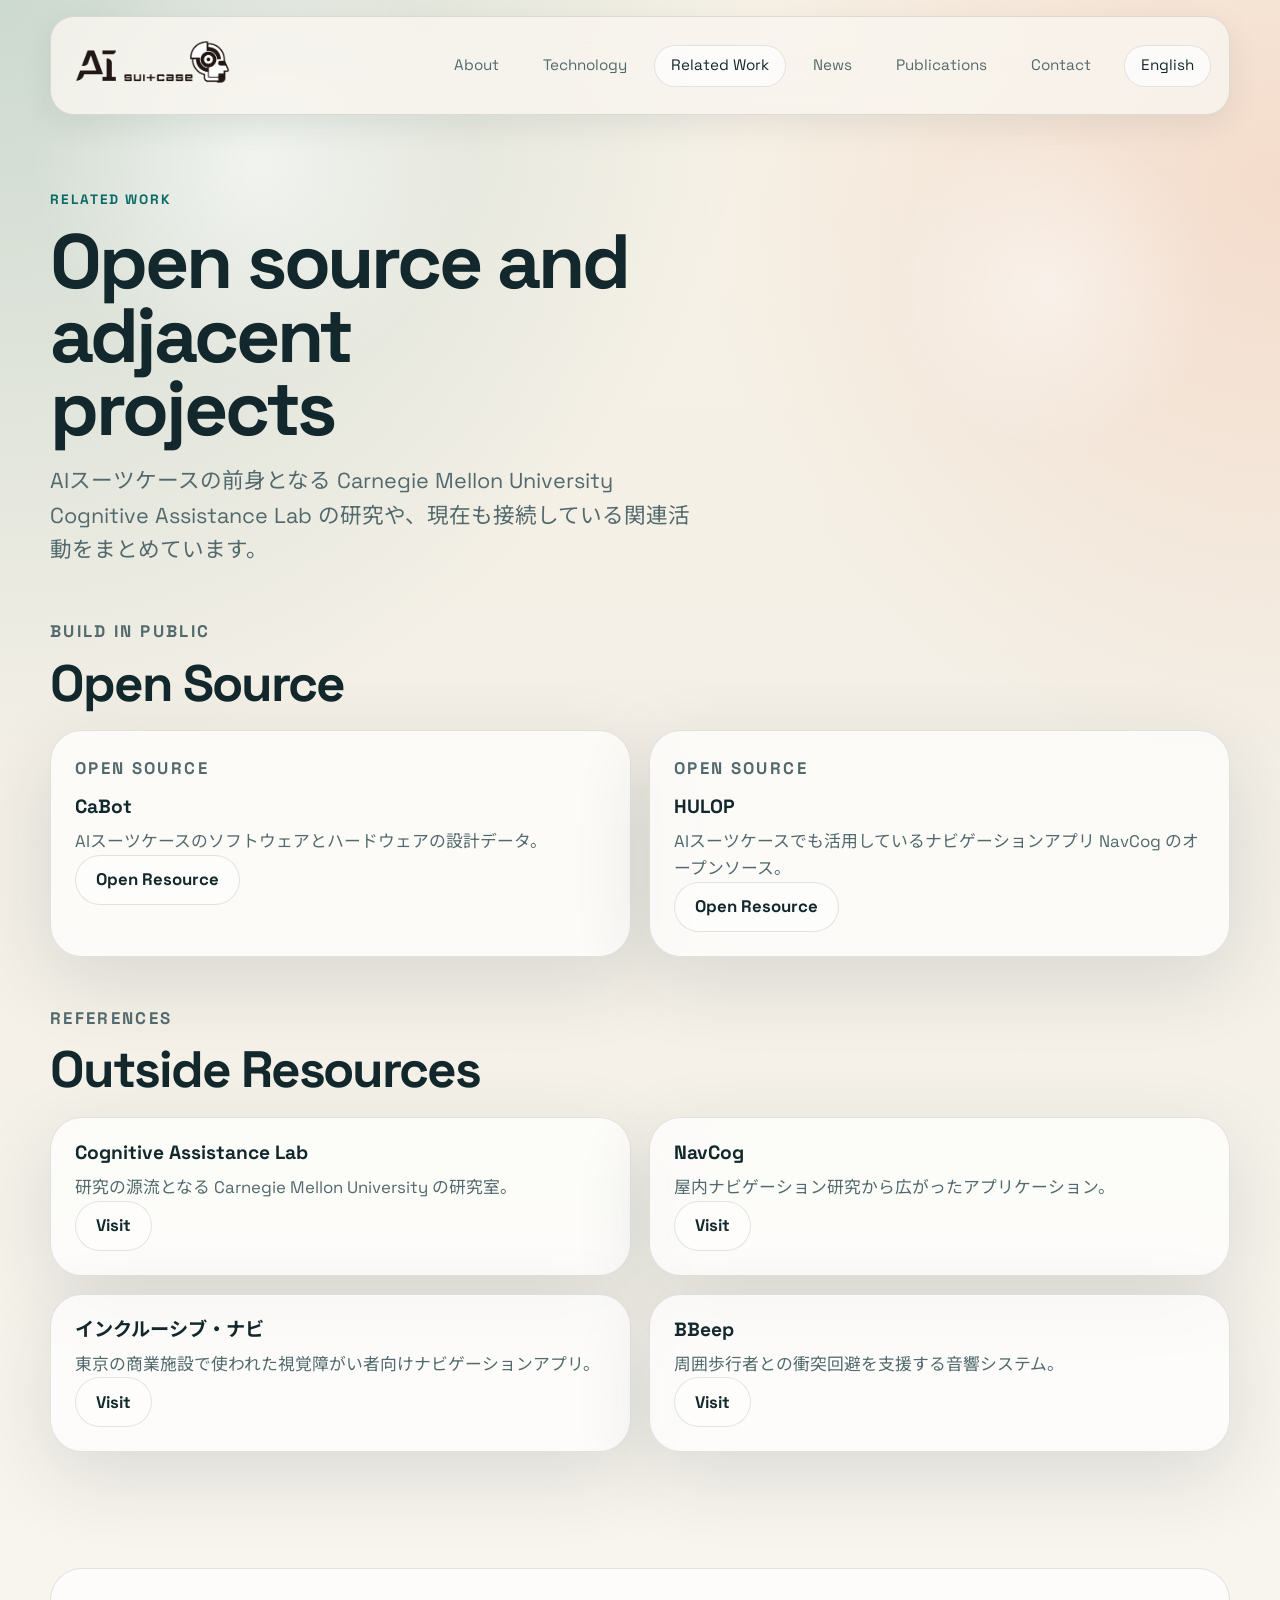
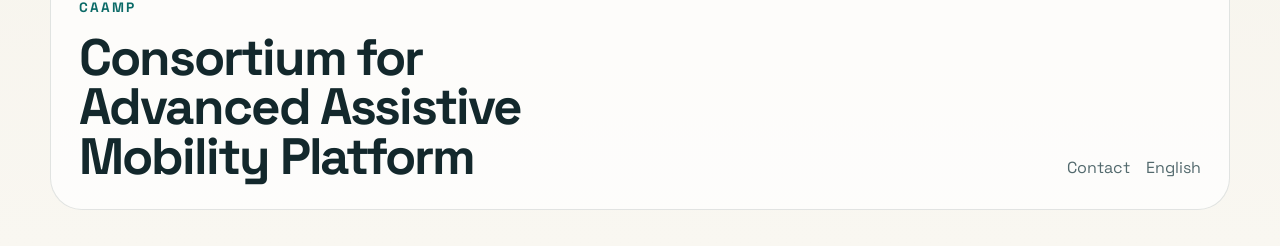
<file: preview/related-work/index.html>
<!doctype html>
        <html lang="ja">
        <head>
          <meta charset="utf-8">
          <meta name="viewport" content="width=device-width, initial-scale=1">
          <title>Related Work | AI Suitcase</title>
          <meta name="description" content="AIスーツケースに関連するオープンソースと外部リソース。">
          <link rel="preconnect" href="https://fonts.googleapis.com">
          <link rel="preconnect" href="https://fonts.gstatic.com" crossorigin>
          <link href="https://fonts.googleapis.com/css2?family=Space+Grotesk:wght@400;500;700&family=Noto+Sans+JP:wght@400;500;700;800&display=swap" rel="stylesheet">
          <link rel="stylesheet" href="../assets/site.css">
        </head>
        <body class="locale-jp route-related-work">
          <div class="page-chrome"></div>
          <header class="site-header">
            <div class="header-inner">
              <a class="brand" href="../">
                <img class="brand-logo" src="../assets/media/logo-header.png" alt="AIスーツケース">
              </a>
              <button class="nav-toggle" type="button" aria-expanded="false" aria-controls="site-nav">Menu</button>
              <nav class="site-nav" id="site-nav">
                <a class="nav-link" href="../about/">About</a><a class="nav-link" href="../technology/">Technology</a><a class="nav-link is-active" href="./">Related Work</a><a class="nav-link" href="../news/">News</a><a class="nav-link" href="../publications/">Publications</a><a class="nav-link" href="../contact/">Contact</a>
                <a class="lang-switch" href="../en/related-work/">English</a>
              </nav>
            </div>
          </header>

          <main class="site-main">
            <section class="hero page-hero hero-single reveal">
  <div class="hero-copy">
    <p class="eyebrow">Related Work</p>
    <h1>Open source and adjacent projects</h1>
    <p class="lede">AIスーツケースの前身となる Carnegie Mellon University Cognitive Assistance Lab の研究や、現在も接続している関連活動をまとめています。</p>
  </div>
</section>

<section class="section reveal">
  <div class="section-heading">
    <p class="eyebrow">Build in Public</p>
    <h2>Open Source</h2>
  </div>
  <div class="card-grid card-grid-2">
    <article class="surface resource-card reveal"><p class="section-kicker">Open Source</p><h3>CaBot</h3><p>AIスーツケースのソフトウェアとハードウェアの設計データ。</p><p><a class="button button-secondary" href="https://github.com/CMU-cabot" target="_blank" rel="noreferrer">Open Resource</a></p></article><article class="surface resource-card reveal"><p class="section-kicker">Open Source</p><h3>HULOP</h3><p>AIスーツケースでも活用しているナビゲーションアプリ NavCog のオープンソース。</p><p><a class="button button-secondary" href="https://github.com/hulop/" target="_blank" rel="noreferrer">Open Resource</a></p></article>
  </div>
</section>

<section class="section reveal">
  <div class="section-heading">
    <p class="eyebrow">References</p>
    <h2>Outside Resources</h2>
  </div>
  <div class="card-grid card-grid-2">
    <article class="surface resource-card reveal"><h3>Cognitive Assistance Lab</h3><p>研究の源流となる Carnegie Mellon University の研究室。</p><p><a class="button button-secondary" href="https://www.cs.cmu.edu/~NavCog/" target="_blank" rel="noreferrer">Visit</a></p></article><article class="surface resource-card reveal"><h3>NavCog</h3><p>屋内ナビゲーション研究から広がったアプリケーション。</p><p><a class="button button-secondary" href="https://www.facebook.com/navcog/" target="_blank" rel="noreferrer">Visit</a></p></article><article class="surface resource-card reveal"><h3>インクルーシブ・ナビ</h3><p>東京の商業施設で使われた視覚障がい者向けナビゲーションアプリ。</p><p><a class="button button-secondary" href="https://www.shimz.co.jp/company/about/news-release/2019/2019020.html" target="_blank" rel="noreferrer">Visit</a></p></article><article class="surface resource-card reveal"><h3>BBeep</h3><p>周囲歩行者との衝突回避を支援する音響システム。</p><p><a class="button button-secondary" href="https://wotipati.github.io/projects/BBeep/BBeep.html" target="_blank" rel="noreferrer">Visit</a></p></article>
  </div>
</section>
          </main>

          <footer class="site-footer">
            <div class="footer-inner">
              <div>
                <p class="eyebrow">CAAMP</p>
                <h2>Consortium for Advanced Assistive Mobility Platform</h2>
              </div>
              <div class="footer-links">
                <a href="../contact/">Contact</a>
                <a href="../en/related-work/">English</a>
              </div>
            </div>
          </footer>

          <script src="../assets/site.js" defer></script>
        </body>
        </html>
</file>
<file: preview/assets/site.css>
:root {
  --bg: #f3efe6;
  --bg-strong: #e8e0d1;
  --surface: rgba(255, 255, 255, 0.72);
  --surface-strong: rgba(255, 255, 255, 0.9);
  --text: #13282c;
  --muted: #52696d;
  --accent: #0b6a67;
  --accent-2: #ea6e3f;
  --border: rgba(19, 40, 44, 0.12);
  --shadow: 0 24px 80px rgba(19, 40, 44, 0.12);
  --radius-xl: 32px;
  --radius-lg: 24px;
  --radius-md: 18px;
  --radius-sm: 999px;
  --content: 1180px;
}

*,
*::before,
*::after {
  box-sizing: border-box;
}

html {
  scroll-behavior: smooth;
}

body {
  margin: 0;
  min-height: 100vh;
  color: var(--text);
  background:
    radial-gradient(circle at 0% 0%, rgba(11, 106, 103, 0.18), transparent 34%),
    radial-gradient(circle at 100% 10%, rgba(234, 110, 63, 0.16), transparent 28%),
    linear-gradient(180deg, #f7f2e7 0%, var(--bg) 44%, #f9f7f1 100%);
  font-family: "Space Grotesk", "Noto Sans JP", sans-serif;
  line-height: 1.6;
}

img,
video {
  display: block;
  max-width: 100%;
}

a {
  color: inherit;
  text-decoration: none;
}

p,
ul,
ol {
  margin: 0;
}

ul {
  padding-left: 1.2rem;
}

.page-chrome {
  position: fixed;
  inset: 0;
  pointer-events: none;
  background:
    radial-gradient(circle at 20% 18%, rgba(255, 255, 255, 0.6), transparent 18%),
    radial-gradient(circle at 82% 32%, rgba(255, 255, 255, 0.45), transparent 14%);
  z-index: -1;
}

.site-header {
  position: sticky;
  top: 0;
  z-index: 20;
  padding: 16px 20px 0;
}

.header-inner {
  max-width: var(--content);
  margin: 0 auto;
  display: flex;
  align-items: center;
  justify-content: space-between;
  gap: 24px;
  padding: 14px 18px;
  border: 1px solid var(--border);
  border-radius: var(--radius-lg);
  background: rgba(249, 246, 239, 0.8);
  backdrop-filter: blur(18px);
  box-shadow: 0 10px 32px rgba(19, 40, 44, 0.08);
}

.brand {
  display: inline-flex;
  align-items: center;
  min-width: 0;
}

.brand-logo {
  width: 168px;
  height: auto;
}

.site-nav {
  display: flex;
  align-items: center;
  gap: 10px;
  flex-wrap: wrap;
}

.nav-link,
.lang-switch,
.chip {
  display: inline-flex;
  align-items: center;
  justify-content: center;
  min-height: 42px;
  padding: 0 16px;
  border-radius: var(--radius-sm);
  border: 1px solid transparent;
  color: var(--muted);
  font-size: 0.95rem;
  transition: 180ms ease;
}

.nav-link:hover,
.lang-switch:hover,
.chip:hover {
  color: var(--text);
  border-color: var(--border);
  background: rgba(255, 255, 255, 0.6);
}

.nav-link.is-active,
.lang-switch {
  color: var(--text);
  border-color: var(--border);
  background: rgba(255, 255, 255, 0.7);
}

.lang-switch {
  margin-left: 6px;
}

.nav-toggle {
  display: none;
  appearance: none;
  border: 1px solid var(--border);
  background: rgba(255, 255, 255, 0.6);
  color: var(--text);
  border-radius: var(--radius-sm);
  min-height: 42px;
  padding: 0 16px;
  font: inherit;
}

.site-main {
  padding: 28px 20px 80px;
}

.hero,
.section {
  max-width: var(--content);
  margin: 0 auto 24px;
}

.hero {
  display: grid;
  grid-template-columns: minmax(0, 1.05fr) minmax(320px, 0.95fr);
  gap: 28px;
  align-items: center;
  padding: 40px 0 8px;
}

.page-hero {
  grid-template-columns: minmax(0, 1.15fr) minmax(0, 0.85fr);
}

.hero-single {
  grid-template-columns: 1fr;
}

.hero-single .hero-copy {
  max-width: 54rem;
}

.hero-copy,
.hero-media,
.surface,
.split-media {
  border-radius: var(--radius-xl);
}

.hero-copy {
  padding: 6px 0;
}

.eyebrow,
.section-kicker {
  margin-bottom: 14px;
  color: var(--accent);
  font-size: 0.85rem;
  font-weight: 700;
  letter-spacing: 0.14em;
  text-transform: uppercase;
}

.hero h1,
.section-heading h2,
.site-footer h2 {
  margin: 0;
  line-height: 0.96;
  letter-spacing: -0.04em;
  font-weight: 700;
}

.section-heading h3 {
  margin: 0;
  font-size: clamp(1.4rem, 2.6vw, 2rem);
  line-height: 1.05;
  letter-spacing: -0.03em;
}

.hero h1 {
  font-size: clamp(3.7rem, 8vw, 7rem);
  max-width: 10ch;
}

.page-hero h1 {
  font-size: clamp(2.8rem, 6vw, 4.8rem);
  max-width: 12ch;
}

.lede,
.section-heading p,
.surface p,
.member-card p,
.contact-card p {
  color: var(--muted);
  font-size: 1.05rem;
}

.lede {
  max-width: 40rem;
  margin-top: 18px;
  font-size: clamp(1.1rem, 2vw, 1.35rem);
}

.button-row,
.section-actions,
.chip-row {
  display: flex;
  flex-wrap: wrap;
  gap: 12px;
  margin-top: 24px;
}

.button {
  display: inline-flex;
  align-items: center;
  justify-content: center;
  min-height: 50px;
  padding: 0 20px;
  border-radius: var(--radius-sm);
  background: var(--text);
  color: #fff;
  border: 1px solid transparent;
  font-weight: 700;
  transition: transform 180ms ease, box-shadow 180ms ease, background 180ms ease;
  box-shadow: 0 12px 30px rgba(19, 40, 44, 0.18);
}

.button:hover {
  transform: translateY(-1px);
  box-shadow: 0 18px 36px rgba(19, 40, 44, 0.2);
}

.button.button-secondary {
  background: rgba(255, 255, 255, 0.4);
  color: var(--text);
  border-color: var(--border);
  box-shadow: none;
}

.hero-media {
  position: relative;
}

.hero-image-frame,
.split-media,
.video-shell {
  overflow: hidden;
  border: 1px solid var(--border);
  background: var(--surface-strong);
  box-shadow: var(--shadow);
}

.hero-image-frame {
  min-height: 520px;
  border-radius: var(--radius-xl);
}

.hero-image-frame img,
.split-media img {
  width: 100%;
  height: 100%;
  object-fit: cover;
}

.floating-note {
  position: absolute;
  right: 20px;
  bottom: -18px;
  max-width: 240px;
  padding: 18px 20px;
}

.surface {
  border: 1px solid var(--border);
  background: var(--surface);
  backdrop-filter: blur(10px);
  box-shadow: var(--shadow);
  padding: 24px;
}

.section {
  padding: 12px 0;
}

.section-accent .surface,
.highlight-card {
  background: rgba(255, 255, 255, 0.8);
}

.section-heading {
  margin-bottom: 22px;
}

.section-heading-compact {
  margin-bottom: 16px;
}

.section-heading h2,
.site-footer h2 {
  font-size: clamp(2rem, 4vw, 3.3rem);
  max-width: 14ch;
}

.card-grid,
.metric-grid,
.member-grid,
.contact-grid,
.stack-grid {
  display: grid;
  gap: 18px;
}

.card-grid {
  grid-template-columns: repeat(3, minmax(0, 1fr));
}

.card-grid-2 {
  grid-template-columns: repeat(2, minmax(0, 1fr));
}

.card-grid-3 {
  grid-template-columns: repeat(3, minmax(0, 1fr));
}

.card-grid-4 {
  grid-template-columns: repeat(4, minmax(0, 1fr));
}

.metric-grid {
  grid-template-columns: repeat(3, minmax(0, 1fr));
}

.member-grid {
  grid-template-columns: repeat(3, minmax(0, 1fr));
}

.contact-grid {
  grid-template-columns: repeat(2, minmax(0, 1fr));
}

.stack-grid {
  grid-template-columns: repeat(2, minmax(0, 1fr));
}

.surface h3,
.resource-card h3,
.member-card h3 {
  margin: 0 0 10px;
  font-size: 1.2rem;
  line-height: 1.15;
}

.member-card {
  display: grid;
  gap: 16px;
  padding: 0;
  overflow: hidden;
}

.member-card img {
  width: 100%;
  aspect-ratio: 1 / 0.9;
  object-fit: cover;
}

.member-card > div {
  padding: 0 20px 20px;
}

.tech-card img {
  width: 84px;
  height: 84px;
  margin-bottom: 18px;
  object-fit: contain;
}

.step-card {
  min-height: 100%;
}

.split-section {
  display: grid;
  grid-template-columns: minmax(0, 0.9fr) minmax(0, 1.1fr);
  gap: 20px;
  align-items: stretch;
}

.split-copy {
  display: flex;
  flex-direction: column;
  justify-content: center;
  gap: 16px;
  padding: 8px 0;
}

.split-copy.surface,
.split-media.surface {
  min-height: 100%;
}

.split-media {
  min-height: 380px;
  padding: 0;
}

.logo-strip {
  display: grid;
  grid-template-columns: repeat(auto-fit, minmax(160px, 1fr));
  gap: 14px;
}

.logo-chip {
  display: flex;
  align-items: center;
  justify-content: center;
  min-height: 112px;
  padding: 18px;
  border-radius: var(--radius-lg);
  border: 1px solid var(--border);
  background: rgba(255, 255, 255, 0.72);
}

.logo-chip img {
  max-height: 44px;
  width: auto;
  object-fit: contain;
}

.link-list,
.publication-list {
  display: grid;
  gap: 12px;
  margin-top: 10px;
  color: var(--muted);
}

.link-list.dense,
.publication-list {
  gap: 10px;
}

.link-list li,
.publication-list li {
  break-inside: avoid;
}

.link-list a,
.publication-list a {
  text-decoration: underline;
  text-decoration-color: rgba(11, 106, 103, 0.4);
  text-underline-offset: 0.18em;
}

.news-card,
.publication-year,
.resource-card,
.contact-card {
  min-height: 100%;
}

.publication-list {
  column-count: 2;
  column-gap: 24px;
}

.video-shell {
  padding: 0;
  border-radius: var(--radius-xl);
}

.video-shell video {
  width: 100%;
  aspect-ratio: 16 / 9;
  background: #000;
}

.site-footer {
  padding: 0 20px 36px;
}

.footer-inner {
  max-width: var(--content);
  margin: 0 auto;
  display: flex;
  align-items: end;
  justify-content: space-between;
  gap: 24px;
  padding: 28px;
  border-radius: var(--radius-xl);
  border: 1px solid var(--border);
  background: rgba(255, 255, 255, 0.7);
}

.footer-links {
  display: flex;
  gap: 16px;
  flex-wrap: wrap;
  color: var(--muted);
}

.reveal {
  opacity: 0;
  transform: translateY(28px);
  transition: opacity 560ms ease, transform 560ms ease;
}

.reveal.is-visible {
  opacity: 1;
  transform: translateY(0);
}

@media (max-width: 1100px) {
  .hero,
  .page-hero,
  .split-section,
  .card-grid,
  .card-grid-2,
  .card-grid-3,
  .card-grid-4,
  .metric-grid,
  .member-grid,
  .contact-grid,
  .stack-grid,
  .logo-strip {
    grid-template-columns: repeat(2, minmax(0, 1fr));
  }

  .hero {
    padding-top: 20px;
  }

  .publication-list {
    column-count: 1;
  }
}

@media (max-width: 760px) {
  .site-header {
    padding: 12px 12px 0;
  }

  .header-inner {
    gap: 12px;
    padding: 12px;
    flex-wrap: wrap;
  }

  .brand-logo {
    width: 144px;
  }

  .nav-toggle {
    display: inline-flex;
    margin-left: auto;
  }

  .site-nav {
    display: none;
    width: 100%;
    flex-direction: column;
    align-items: stretch;
    padding-top: 10px;
  }

  .site-nav.is-open {
    display: flex;
  }

  .nav-link,
  .lang-switch {
    width: 100%;
    justify-content: flex-start;
    margin-left: 0;
  }

  .site-main {
    padding: 20px 12px 56px;
  }

  .hero,
  .page-hero,
  .split-section,
  .card-grid,
  .card-grid-2,
  .card-grid-3,
  .card-grid-4,
  .metric-grid,
  .member-grid,
  .contact-grid,
  .stack-grid,
  .logo-strip {
    grid-template-columns: 1fr;
  }

  .hero h1 {
    font-size: clamp(2.8rem, 14vw, 4.4rem);
  }

  .hero-image-frame {
    min-height: 360px;
  }

  .surface {
    padding: 20px;
  }

  .floating-note {
    position: static;
    margin-top: 14px;
    max-width: none;
  }

  .footer-inner {
    flex-direction: column;
    align-items: flex-start;
    padding: 22px;
  }
}
</file>
<file: docs/assets/site.css>
:root {
  --bg: #f4f8fd;
  --bg-strong: #e8f0fa;
  --surface: rgba(255, 255, 255, 0.84);
  --surface-strong: rgba(255, 255, 255, 0.96);
  --text: #13314d;
  --muted: #56708a;
  --accent: #1e73be;
  --accent-2: #0066ff;
  --accent-dark: #0f3f73;
  --header-bg: rgba(15, 63, 115, 0.94);
  --header-border: rgba(255, 255, 255, 0.14);
  --border: rgba(30, 115, 190, 0.16);
  --shadow: 0 24px 80px rgba(12, 61, 115, 0.12);
  --radius-xl: 32px;
  --radius-lg: 24px;
  --radius-md: 18px;
  --radius-sm: 999px;
  --content: 1180px;
}

*,
*::before,
*::after {
  box-sizing: border-box;
}

html {
  scroll-behavior: smooth;
}

body {
  margin: 0;
  min-height: 100vh;
  color: var(--text);
  background:
    radial-gradient(circle at 0% 0%, rgba(0, 102, 255, 0.12), transparent 34%),
    radial-gradient(circle at 100% 12%, rgba(30, 115, 190, 0.16), transparent 28%),
    linear-gradient(180deg, #fdfefe 0%, var(--bg) 44%, #eef5fc 100%);
  font-family: "Space Grotesk", "Noto Sans JP", sans-serif;
  line-height: 1.6;
  overflow-x: hidden;
}

img,
video,
iframe {
  display: block;
  max-width: 100%;
}

a {
  color: inherit;
  text-decoration: none;
}

p,
ul,
ol {
  margin: 0;
}

p,
li {
  overflow-wrap: anywhere;
}

ul {
  padding-left: 1.2rem;
}

.page-chrome {
  position: fixed;
  inset: 0;
  pointer-events: none;
  background:
    radial-gradient(circle at 20% 18%, rgba(255, 255, 255, 0.68), transparent 18%),
    radial-gradient(circle at 82% 32%, rgba(142, 192, 245, 0.22), transparent 14%);
  z-index: -1;
}

.site-header {
  position: sticky;
  top: 0;
  z-index: 20;
  padding: 22px 20px 0;
}

.header-inner {
  max-width: var(--content);
  margin: 0 auto;
  display: flex;
  align-items: center;
  justify-content: space-between;
  gap: 24px;
  padding: 14px 18px;
  border: 1px solid var(--header-border);
  border-radius: var(--radius-lg);
  background:
    linear-gradient(135deg, rgba(0, 102, 255, 0.16), transparent 32%),
    var(--header-bg);
  backdrop-filter: blur(18px);
  box-shadow: 0 14px 34px rgba(8, 38, 77, 0.22);
}

.brand {
  display: inline-flex;
  align-items: center;
  min-width: 0;
}

.brand-logo {
  width: 216px;
  height: auto;
}

.site-nav {
  display: flex;
  align-items: center;
  gap: 10px;
  flex-wrap: wrap;
}

.nav-link,
.lang-switch {
  display: inline-flex;
  align-items: center;
  justify-content: center;
  min-height: 42px;
  padding: 0 16px;
  border-radius: var(--radius-sm);
  border: 1px solid rgba(255, 255, 255, 0.06);
  color: rgba(255, 255, 255, 0.86);
  font-size: 0.95rem;
  transition: 180ms ease;
}

.nav-link:hover,
.lang-switch:hover {
  color: #fff;
  border-color: rgba(255, 255, 255, 0.14);
  background: rgba(255, 255, 255, 0.1);
}

.nav-link.is-active,
.lang-switch {
  color: #fff;
  border-color: rgba(255, 255, 255, 0.16);
  background: rgba(255, 255, 255, 0.12);
}

.lang-switch {
  margin-left: 6px;
}

.chip {
  display: inline-flex;
  align-items: center;
  justify-content: center;
  min-height: 42px;
  padding: 0 16px;
  border-radius: var(--radius-sm);
  border: 1px solid rgba(30, 115, 190, 0.14);
  color: var(--accent-dark);
  background: rgba(30, 115, 190, 0.06);
  font-size: 0.95rem;
  transition: 180ms ease;
}

.chip:hover {
  color: var(--accent-dark);
  border-color: rgba(30, 115, 190, 0.22);
  background: rgba(30, 115, 190, 0.12);
}

.nav-toggle {
  display: none;
  appearance: none;
  align-items: center;
  justify-content: center;
  border: 1px solid rgba(255, 255, 255, 0.14);
  background: rgba(255, 255, 255, 0.14);
  color: #fff;
  border-radius: var(--radius-sm);
  min-height: 42px;
  padding: 0 16px;
  font: inherit;
  font-weight: 700;
  line-height: 1;
  letter-spacing: 0.04em;
  box-shadow: inset 0 1px 0 rgba(255, 255, 255, 0.08);
}

.site-main {
  padding: 40px 20px 112px;
}

.hero,
.section {
  max-width: var(--content);
  margin: 0 auto 36px;
}

.hero {
  display: grid;
  grid-template-columns: minmax(0, 1.05fr) minmax(320px, 0.95fr);
  gap: 28px;
  align-items: center;
  padding: 56px 0 16px;
}

.page-hero {
  grid-template-columns: minmax(0, 1.15fr) minmax(0, 0.85fr);
}

.hero-single {
  grid-template-columns: 1fr;
}

.hero-single .hero-copy {
  max-width: 54rem;
}

.hero-copy,
.hero-media,
.surface,
.split-media {
  border-radius: var(--radius-xl);
}

.hero-copy {
  padding: 6px 0;
}

.eyebrow,
.section-kicker {
  margin-bottom: 14px;
  color: var(--accent);
  font-size: 0.85rem;
  font-weight: 700;
  letter-spacing: 0.14em;
  text-transform: uppercase;
}

.hero h1,
.section-heading h2,
.site-footer h2 {
  margin: 0;
  line-height: 0.96;
  letter-spacing: -0.04em;
  font-weight: 700;
}

.section-heading h3 {
  margin: 0;
  font-size: clamp(1.4rem, 2.6vw, 2rem);
  line-height: 1.05;
  letter-spacing: -0.03em;
}

.hero h1 {
  font-size: clamp(3.7rem, 8vw, 7rem);
  max-width: 10ch;
}

.page-hero h1 {
  font-size: clamp(2.8rem, 6vw, 4.8rem);
  max-width: 12ch;
}

.lede,
.section-heading p,
.surface p,
.member-card p,
.contact-card p {
  color: var(--muted);
  font-size: 1.05rem;
}

.lede {
  max-width: 40rem;
  margin-top: 18px;
  font-size: clamp(1.1rem, 2vw, 1.35rem);
}

.button-row,
.section-actions,
.chip-row {
  display: flex;
  flex-wrap: wrap;
  gap: 12px;
  margin-top: 24px;
}

.button {
  display: inline-flex;
  align-items: center;
  justify-content: center;
  min-height: 50px;
  padding: 0 20px;
  border-radius: var(--radius-sm);
  background: linear-gradient(135deg, var(--accent), var(--accent-2));
  color: #fff;
  border: 1px solid transparent;
  font-weight: 700;
  transition: transform 180ms ease, box-shadow 180ms ease, background 180ms ease;
  box-shadow: 0 12px 30px rgba(12, 61, 115, 0.2);
}

.button:hover {
  transform: translateY(-1px);
  box-shadow: 0 18px 36px rgba(12, 61, 115, 0.24);
}

.button.button-secondary {
  background: rgba(255, 255, 255, 0.76);
  color: var(--accent-dark);
  border-color: var(--border);
  box-shadow: none;
}

.hero-media {
  position: relative;
}

.hero-image-frame,
.split-media,
.video-shell {
  overflow: hidden;
  border: 1px solid var(--border);
  background: var(--surface-strong);
  box-shadow: var(--shadow);
}

.hero-image-frame {
  min-height: 520px;
  border-radius: var(--radius-xl);
}

.hero-home .hero-image-frame {
  min-height: 0;
}

.hero-image-frame img,
.split-media img {
  width: 100%;
  height: 100%;
  object-fit: cover;
}

.hero-home .hero-image-frame img {
  display: block;
  height: auto;
}

.floating-note {
  position: absolute;
  right: 20px;
  bottom: -18px;
  max-width: 240px;
  padding: 18px 20px;
}

.surface {
  border: 1px solid var(--border);
  background: var(--surface);
  backdrop-filter: blur(10px);
  box-shadow: var(--shadow);
  padding: 24px;
}

.section {
  padding: 12px 0;
}

.section-accent .surface,
.highlight-card {
  background: linear-gradient(180deg, rgba(247, 251, 255, 0.96), rgba(234, 243, 252, 0.9));
}

.section-heading {
  margin-bottom: 22px;
}

.section-heading-compact {
  margin-bottom: 16px;
}

.section-heading h2,
.site-footer h2 {
  font-size: clamp(2rem, 4vw, 3.3rem);
  max-width: 14ch;
}

.card-grid,
.metric-grid,
.member-grid,
.contact-grid,
.stack-grid {
  display: grid;
  gap: 18px;
}

.card-grid {
  grid-template-columns: repeat(3, minmax(0, 1fr));
}

.card-grid-2 {
  grid-template-columns: repeat(2, minmax(0, 1fr));
}

.card-grid-3 {
  grid-template-columns: repeat(3, minmax(0, 1fr));
}

.card-grid-4 {
  grid-template-columns: repeat(4, minmax(0, 1fr));
}

.metric-grid {
  grid-template-columns: repeat(3, minmax(0, 1fr));
}

.member-grid {
  grid-template-columns: repeat(3, minmax(0, 1fr));
}

.contact-grid {
  grid-template-columns: repeat(2, minmax(0, 1fr));
}

.stack-grid {
  grid-template-columns: repeat(2, minmax(0, 1fr));
}

.surface h3,
.resource-card h3,
.member-card h3 {
  margin: 0 0 10px;
  font-size: 1.2rem;
  line-height: 1.15;
}

.member-card {
  display: grid;
  gap: 16px;
  padding: 0;
  overflow: hidden;
}

.member-card img {
  width: 100%;
  aspect-ratio: 1 / 0.9;
  object-fit: cover;
}

.member-card > div {
  padding: 0 20px 20px;
}

.tech-card img {
  width: 84px;
  height: 84px;
  margin-bottom: 18px;
  object-fit: contain;
}

.step-card {
  min-height: 100%;
}

.split-section {
  display: grid;
  grid-template-columns: minmax(0, 0.9fr) minmax(0, 1.1fr);
  gap: 28px;
  align-items: stretch;
}

.split-copy {
  display: flex;
  flex-direction: column;
  justify-content: center;
  gap: 20px;
  padding: 14px 0;
}

.split-copy.surface,
.split-media.surface {
  min-height: 100%;
}

.split-media {
  min-height: 380px;
  padding: 0;
}

.logo-strip {
  display: grid;
  grid-template-columns: repeat(auto-fit, minmax(160px, 1fr));
  gap: 14px;
}

.logo-chip {
  display: flex;
  align-items: center;
  justify-content: center;
  min-height: 136px;
  padding: 18px;
  border-radius: var(--radius-lg);
  border: 1px solid var(--border);
  background: rgba(255, 255, 255, 0.72);
}

.logo-chip:hover {
  border-color: rgba(30, 115, 190, 0.24);
  background: rgba(255, 255, 255, 0.88);
}

.logo-chip img {
  max-width: 72%;
  max-height: 56px;
  width: auto;
  object-fit: contain;
}

.home-intro .section-heading h2 {
  max-width: 18ch;
}

.home-contact .section-heading h2 {
  max-width: 12ch;
}

.home-intro .split-media,
.home-contact .split-media {
  min-height: 420px;
}

.home-callout {
  display: flex;
  align-items: end;
  justify-content: space-between;
  gap: 24px;
}

.home-callout .section-heading,
.home-callout .button-row {
  margin: 0;
}

.about-page-title {
  padding-top: 44px;
}

.about-page-title h1 {
  margin: 0;
  font-size: clamp(3rem, 8vw, 5.4rem);
  line-height: 0.95;
  letter-spacing: -0.05em;
}

.about-mission-grid,
.about-media-grid {
  display: grid;
  grid-template-columns: repeat(2, minmax(0, 1fr));
  gap: 20px;
  align-items: stretch;
}

.about-mission-copy h2,
.about-document h2,
.about-contact-copy h2 {
  margin: 0 0 16px;
  font-size: clamp(1.9rem, 4vw, 3rem);
  line-height: 1;
  letter-spacing: -0.04em;
}

.about-mission-copy-single {
  max-width: 60rem;
}

.about-inline-video {
  min-height: 100%;
}

.about-inline-video video {
  width: 100%;
  height: 100%;
  min-height: 100%;
  aspect-ratio: auto;
  object-fit: cover;
  background: #000;
  transform: scale(1.06);
  transform-origin: center;
}

.about-rule {
  display: grid;
  grid-template-columns: 1fr auto 1fr;
  gap: 18px;
  align-items: center;
  margin: 40px 0 24px;
}

.about-rule h3 {
  margin: 0;
  font-size: 1.18rem;
  line-height: 1.15;
}

.about-rule-line {
  height: 1px;
  background: linear-gradient(90deg, transparent, rgba(19, 40, 44, 0.2), transparent);
}

.about-member-grid,
.about-logo-grid,
.about-tech-grid {
  display: grid;
  gap: 18px;
}

.about-member-grid-board {
  grid-template-columns: repeat(4, minmax(0, 1fr));
}

.about-member-grid-distinguished {
  grid-template-columns: repeat(3, minmax(0, 1fr));
  max-width: 840px;
  margin: 0 auto;
}

.member-card-compact {
  max-width: 360px;
  width: 100%;
  justify-self: center;
}

.member-card-compact img {
  aspect-ratio: 1 / 1;
}

.about-logo-grid {
  grid-template-columns: repeat(auto-fit, minmax(220px, 260px));
  justify-content: center;
}

.about-logo-panel {
  display: flex;
  align-items: center;
  justify-content: center;
  min-height: 136px;
}

.about-logo-panel img {
  width: auto;
  max-width: 72%;
  max-height: 56px;
  object-fit: contain;
}

.about-empty {
  min-height: 20px;
  border-top: 1px dashed rgba(19, 40, 44, 0.16);
}

.about-support-list {
  list-style: none;
  padding: 26px 28px;
  display: grid;
  gap: 14px;
}

.about-support-list li {
  position: relative;
  padding-left: 18px;
  color: var(--muted);
}

.about-support-list li::before {
  content: "";
  position: absolute;
  left: 0;
  top: 0.72em;
  width: 7px;
  height: 7px;
  border-radius: 999px;
  background: var(--accent);
  transform: translateY(-50%);
}

.about-document {
  text-align: center;
  padding: 34px 24px;
}

.about-document p {
  display: flex;
  justify-content: center;
}

.about-tech-head {
  display: flex;
  align-items: end;
  justify-content: space-between;
  gap: 24px;
  margin-bottom: 30px;
}

.about-tech-grid {
  grid-template-columns: repeat(3, minmax(0, 1fr));
}

.about-tech-card {
  display: grid;
  align-content: start;
  justify-items: center;
  gap: 18px;
  min-height: 100%;
  text-align: center;
}

.about-tech-card h3 {
  margin: 0;
  font-size: 1.04rem;
  line-height: 1.2;
}

.about-tech-icon {
  width: 100%;
  max-width: 164px;
  aspect-ratio: 1 / 1;
  object-fit: contain;
}

.about-tech-sponsor {
  display: flex;
  align-items: center;
  justify-content: center;
  width: min(100%, 176px);
  height: 56px;
  padding: 8px 12px;
}

.about-tech-sponsor img {
  width: 100%;
  height: 100%;
  object-fit: contain;
}

.about-contact-copy {
  padding: 32px;
}

.page-title-section,
.technology-page-title {
  padding-top: 44px;
}

.page-title-panel,
.technology-title-panel {
  padding: 44px 40px;
  background:
    linear-gradient(135deg, rgba(30, 115, 190, 0.16), rgba(255, 255, 255, 0.82)),
    linear-gradient(180deg, rgba(255, 255, 255, 0.9), rgba(255, 255, 255, 0.7));
}

.page-title-panel h1,
.technology-title-panel h1 {
  margin: 0;
  font-size: clamp(3rem, 8vw, 5.4rem);
  line-height: 0.95;
  letter-spacing: -0.05em;
}

.section-divider-title {
  display: grid;
  grid-template-columns: 1fr auto 1fr;
  gap: 18px;
  align-items: center;
  margin-bottom: 30px;
}

.section-divider-title h2 {
  margin: 0;
  font-size: clamp(1.8rem, 3.6vw, 2.7rem);
  line-height: 1;
  letter-spacing: -0.04em;
}

.section-divider-line {
  height: 1px;
  background: linear-gradient(90deg, transparent, rgba(19, 40, 44, 0.2), transparent);
}

.related-intro-panel,
.news-twitter-panel,
.contact-panel {
  max-width: 920px;
  margin: 0 auto;
}

.related-intro-panel p,
.news-twitter-panel p,
.contact-panel p {
  color: var(--muted);
}

.news-twitter-panel {
  display: grid;
  justify-items: center;
  gap: 14px;
  text-align: center;
}

.news-twitter-embed-list {
  display: grid;
  gap: 20px;
  width: min(100%, 560px);
}

.news-twitter-embed {
  width: 100%;
  overflow: hidden;
}

.news-twitter-embed iframe {
  max-width: 100%;
  margin-inline: auto !important;
}

.news-release-grid,
.news-media-stack,
.publication-archive {
  display: grid;
  gap: 18px;
}

.news-release-grid,
.news-media-stack,
.publication-archive,
.contact-page-layout {
  max-width: 980px;
  margin: 0 auto;
}

.news-release-grid-cards {
  grid-template-columns: repeat(2, minmax(0, 1fr));
}

.news-release-card,
.news-media-year,
.publication-year-static {
  min-height: 100%;
}

.publication-year-static {
  display: grid;
  gap: 14px;
}

.publication-year-heading,
.contact-panel h2 {
  margin: 0;
  font-size: clamp(1.9rem, 4vw, 3rem);
  line-height: 1;
  letter-spacing: -0.04em;
}

.contact-panel {
  padding: 32px;
}

.contact-detail-stack {
  display: grid;
  gap: 16px;
  margin-top: 20px;
}

.contact-detail-item p:last-child {
  max-width: 34rem;
}

.contact-map-frame {
  overflow: hidden;
  padding: 0;
}

.contact-map-frame iframe {
  display: block;
  width: 100%;
  min-height: 420px;
  border: 0;
}

.technology-video-frame {
  overflow: hidden;
  background: #000;
}

.technology-video-frame iframe {
  display: block;
  width: 100%;
  aspect-ratio: 16 / 9;
  border: 0;
}

.technology-system-section {
  display: grid;
  grid-template-columns: minmax(220px, 0.38fr) minmax(0, 1fr);
  gap: 26px;
  align-items: start;
}

.technology-system-copy {
  padding-top: 8px;
}

.technology-system-copy h2,
.technology-section-title h2,
.technology-contact-copy h2 {
  margin: 0;
  font-size: clamp(2rem, 4vw, 3.2rem);
  line-height: 0.98;
  letter-spacing: -0.04em;
}

.technology-system-media {
  display: grid;
  gap: 18px;
  padding: 24px;
}

.technology-system-media img {
  width: 100%;
  height: auto;
  object-fit: contain;
}

.technology-system-labels {
  list-style: none;
  padding: 0;
  display: flex;
  flex-wrap: wrap;
  gap: 10px;
}

.technology-system-labels li {
  padding: 8px 14px;
  border: 1px solid var(--border);
  border-radius: 999px;
  background: rgba(255, 255, 255, 0.72);
  color: var(--muted);
  font-size: 0.92rem;
}

.technology-section-title {
  margin-bottom: 22px;
  text-align: center;
}

.technology-card-grid,
.technology-video-grid {
  display: grid;
  gap: 18px;
}

.technology-card-grid {
  grid-template-columns: repeat(3, minmax(0, 1fr));
}

.technology-card {
  display: grid;
  align-content: start;
  justify-items: center;
  gap: 18px;
  min-height: 100%;
  text-align: center;
}

.technology-card-image {
  width: min(100%, 220px);
  height: 168px;
  object-fit: contain;
}

.technology-card h3 {
  margin: 0;
  font-size: 1.04rem;
  line-height: 1.22;
}

.technology-card-sponsor {
  display: flex;
  align-items: center;
  justify-content: center;
  width: min(100%, 176px);
  height: 56px;
  padding: 8px 12px;
  margin-top: auto;
}

.technology-card-sponsor img {
  width: 100%;
  height: 100%;
  object-fit: contain;
}

.technology-card-sponsor-empty {
  visibility: hidden;
}

.technology-video-grid {
  grid-template-columns: repeat(2, minmax(0, 1fr));
}

.technology-contact-copy {
  padding: 32px;
}

.technology-contact-copy p {
  max-width: 38rem;
}

.link-list,
.publication-list {
  display: grid;
  gap: 12px;
  margin-top: 10px;
  color: var(--muted);
}

.link-list.dense,
.publication-list {
  gap: 10px;
}

.link-list li,
.publication-list li {
  break-inside: avoid;
}

.link-list a,
.publication-list a {
  text-decoration: underline;
  text-decoration-color: rgba(30, 115, 190, 0.4);
  text-underline-offset: 0.18em;
}

.news-card,
.publication-year,
.resource-card,
.contact-card {
  min-height: 100%;
}

.publication-list {
  column-count: 2;
  column-gap: 24px;
}

.video-shell {
  padding: 0;
  border-radius: var(--radius-xl);
}

.video-shell video {
  width: 100%;
  aspect-ratio: 16 / 9;
  background: #000;
}

.site-footer {
  padding: 8px 20px 52px;
}

.footer-shell {
  max-width: var(--content);
  margin: 0 auto;
  padding: 28px;
  border-radius: var(--radius-xl);
  border: 1px solid var(--border);
  background: rgba(255, 255, 255, 0.74);
}

.footer-row {
  display: flex;
  align-items: center;
  justify-content: space-between;
  gap: 24px;
}

.footer-row-top {
  align-items: flex-start;
}

.footer-brand {
  display: inline-flex;
  align-items: center;
}

.footer-brand img {
  width: min(220px, 100%);
  height: auto;
}

.footer-row-action {
  display: flex;
  align-items: center;
  justify-content: flex-end;
  min-height: 42px;
}

.footer-rule {
  height: 1px;
  margin: 18px 0;
  background: linear-gradient(90deg, transparent, rgba(19, 40, 44, 0.2), transparent);
}

.footer-language-link,
.footer-follow-link {
  display: inline-flex;
  align-items: center;
  gap: 10px;
  min-height: 42px;
  color: var(--muted);
  transition: 180ms ease;
}

.footer-language-link:hover,
.footer-follow-link:hover {
  color: var(--text);
}

.footer-language-link svg {
  width: 16px;
  height: 16px;
  fill: none;
  stroke: currentColor;
  stroke-width: 1.8;
  stroke-linecap: round;
  stroke-linejoin: round;
}

.footer-follow-link,
.footer-copy {
  margin: 0;
  font-size: 0.95rem;
}

.footer-copy {
  text-align: right;
}

.reveal {
  opacity: 0;
  transform: translateY(28px);
  transition: opacity 560ms ease, transform 560ms ease;
}

.reveal.is-visible {
  opacity: 1;
  transform: translateY(0);
}

@media (max-width: 1040px) {
  .site-header {
    padding: 18px 14px 0;
  }

  .header-inner {
    gap: 14px;
    padding: 12px 14px;
    flex-wrap: wrap;
  }

  .brand-logo {
    width: 188px;
  }

  .nav-toggle {
    display: inline-flex;
    margin-left: auto;
  }

  .site-nav {
    display: none;
    width: 100%;
    flex-direction: column;
    align-items: stretch;
    gap: 8px;
    margin-top: 2px;
    padding-top: 12px;
    border-top: 1px solid rgba(255, 255, 255, 0.1);
  }

  .site-nav.is-open {
    display: flex;
  }

  .nav-link,
  .lang-switch {
    width: 100%;
    justify-content: flex-start;
    margin-left: 0;
    background: rgba(255, 255, 255, 0.08);
  }

  .hero,
  .split-section,
  .page-hero,
  .technology-system-section,
  .contact-page-layout {
    grid-template-columns: 1fr;
  }

  .hero {
    padding-top: 32px;
    padding-bottom: 12px;
  }

  .hero-copy,
  .hero-single .hero-copy {
    max-width: none;
  }

  .hero-image-frame {
    min-height: 420px;
  }

  .publication-list {
    column-count: 1;
  }

  .card-grid,
  .card-grid-3,
  .card-grid-4,
  .metric-grid,
  .about-member-grid-board,
  .about-tech-grid,
  .about-mission-grid,
  .about-media-grid,
  .technology-card-grid,
  .technology-video-grid,
  .logo-strip,
  .news-release-grid-cards {
    grid-template-columns: repeat(2, minmax(0, 1fr));
  }

  .card-grid-2,
  .member-grid,
  .contact-grid,
  .stack-grid {
    grid-template-columns: 1fr;
  }

  .about-tech-head,
  .home-callout {
    flex-direction: column;
    align-items: flex-start;
  }
}

@media (max-width: 680px) {
  .site-header {
    padding: 16px 12px 0;
  }

  .header-inner {
    gap: 12px;
    padding: 12px;
  }

  .brand {
    max-width: calc(100% - 88px);
  }

  .brand-logo {
    width: min(172px, 100%);
  }

  .nav-toggle {
    padding: 0 14px;
  }

  .site-nav {
    padding-top: 10px;
  }

  .button-row,
  .section-actions,
  .chip-row {
    flex-direction: column;
    align-items: stretch;
  }

  .button,
  .chip {
    width: 100%;
  }

  .about-mission-grid,
  .about-media-grid,
  .about-member-grid-board,
  .about-member-grid-distinguished,
  .about-tech-grid,
  .technology-card-grid,
  .technology-video-grid,
  .news-release-grid-cards {
    grid-template-columns: 1fr;
  }

  .about-rule {
    grid-template-columns: 1fr;
    gap: 10px;
  }

  .section-divider-title {
    grid-template-columns: 1fr;
    gap: 10px;
  }

  .section-divider-line:first-child {
    display: none;
  }

  .about-rule-line:first-child {
    display: none;
  }

  .about-tech-head {
    flex-direction: column;
    align-items: flex-start;
  }

  .page-title-panel,
  .technology-title-panel,
  .about-contact-copy,
  .technology-contact-copy,
  .contact-panel {
    padding: 28px 24px;
  }

  .contact-panel,
  .about-document,
  .footer-shell,
  .surface {
    padding: 20px;
  }

  .contact-map-frame iframe {
    min-height: 320px;
  }

  .site-main {
    padding: 28px 12px 72px;
  }

  .hero,
  .page-hero,
  .split-section,
  .card-grid,
  .card-grid-2,
  .card-grid-3,
  .card-grid-4,
  .metric-grid,
  .member-grid,
  .contact-grid,
  .stack-grid,
  .logo-strip {
    grid-template-columns: 1fr;
  }

  .hero h1 {
    font-size: clamp(2.8rem, 14vw, 4.4rem);
  }

  .hero-image-frame {
    min-height: 360px;
  }

  .surface {
    padding: 20px;
  }

  .floating-note {
    position: static;
    margin-top: 14px;
    max-width: none;
  }

  .hero-image-frame,
  .split-media,
  .home-intro .split-media,
  .home-contact .split-media {
    min-height: 280px;
  }

  .technology-system-media {
    padding: 20px;
  }

  .about-logo-panel,
  .logo-chip {
    min-height: 96px;
  }

  .footer-row {
    flex-direction: column;
    align-items: flex-start;
  }

  .footer-row-action,
  .footer-copy {
    justify-content: flex-start;
    text-align: left;
  }
}

@media (max-width: 420px) {
  .hero h1,
  .page-hero h1,
  .page-title-panel h1,
  .technology-title-panel h1,
  .about-page-title h1 {
    font-size: clamp(2.35rem, 15vw, 3.2rem);
  }

  .lede,
  .section-heading p,
  .surface p,
  .member-card p,
  .contact-card p {
    font-size: 1rem;
  }

  .site-main {
    padding-bottom: 40px;
  }

  .contact-map-frame iframe {
    min-height: 260px;
  }
}
</file>
